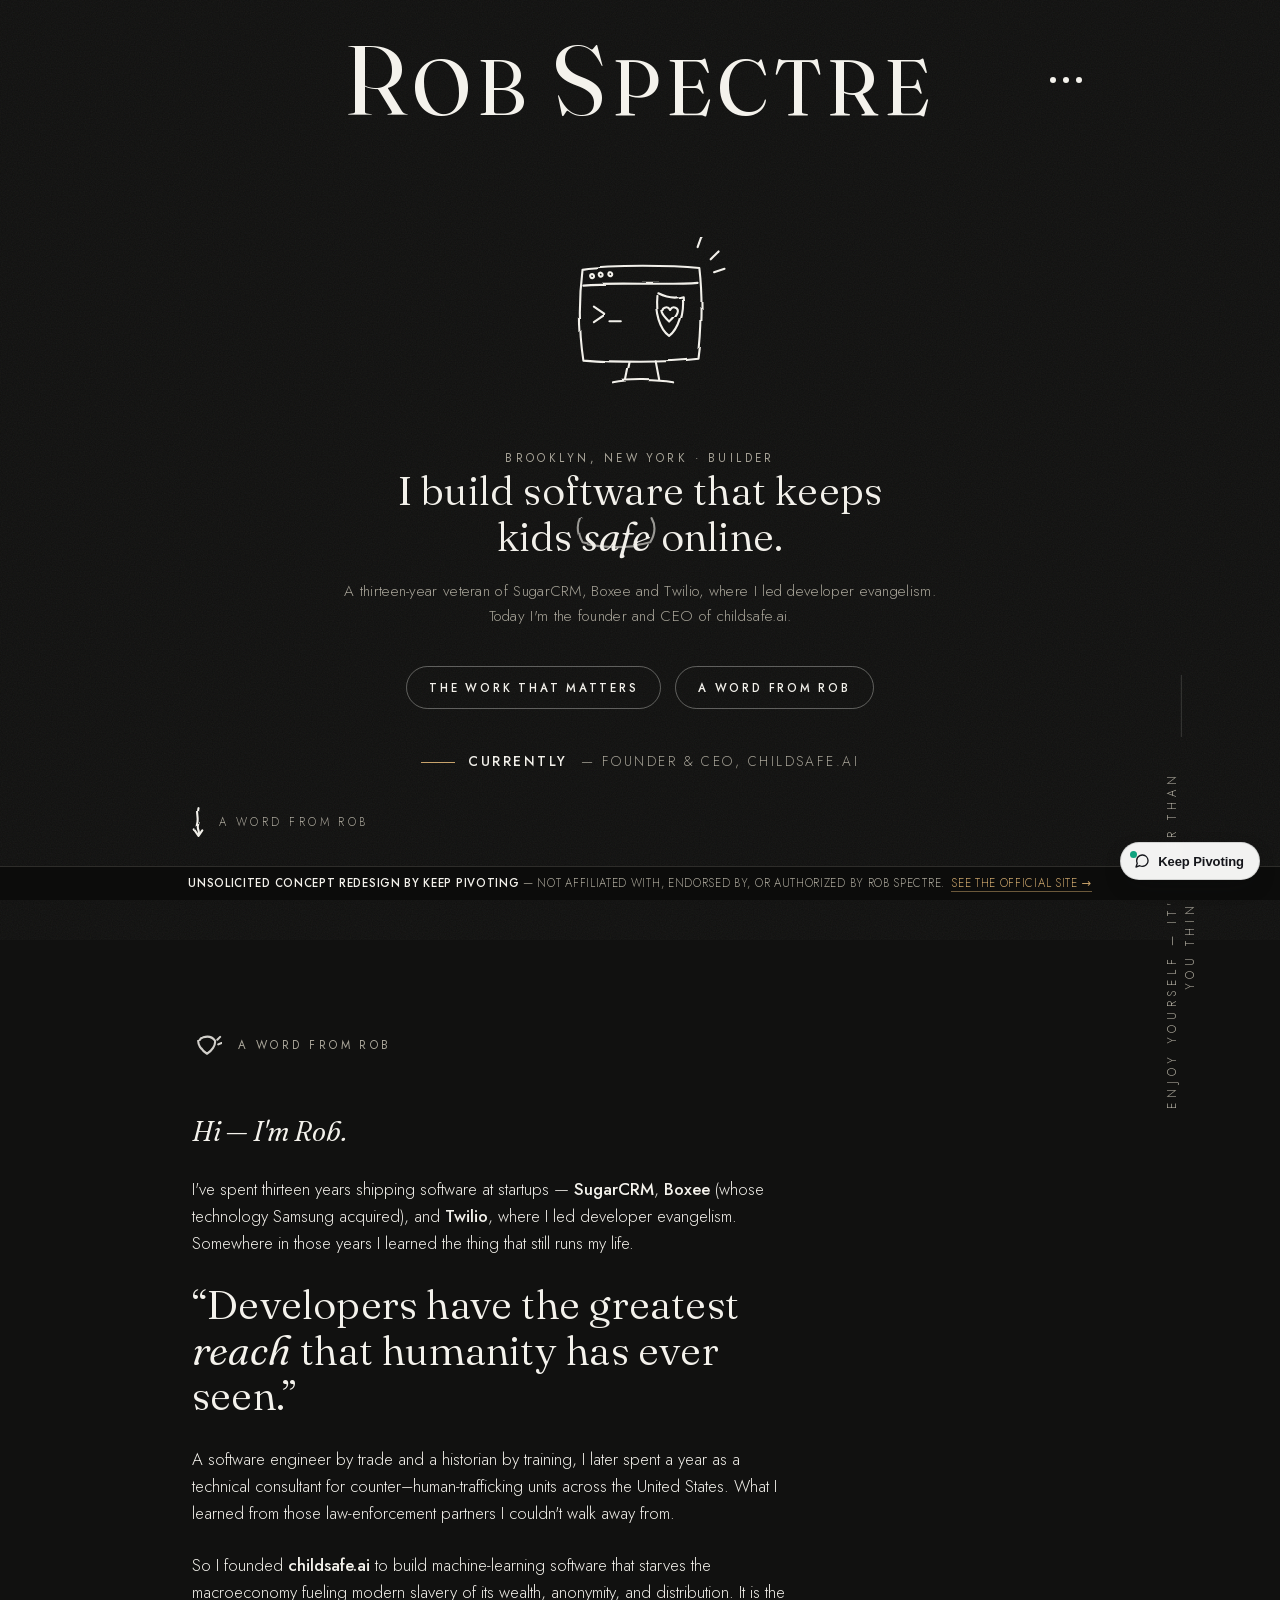
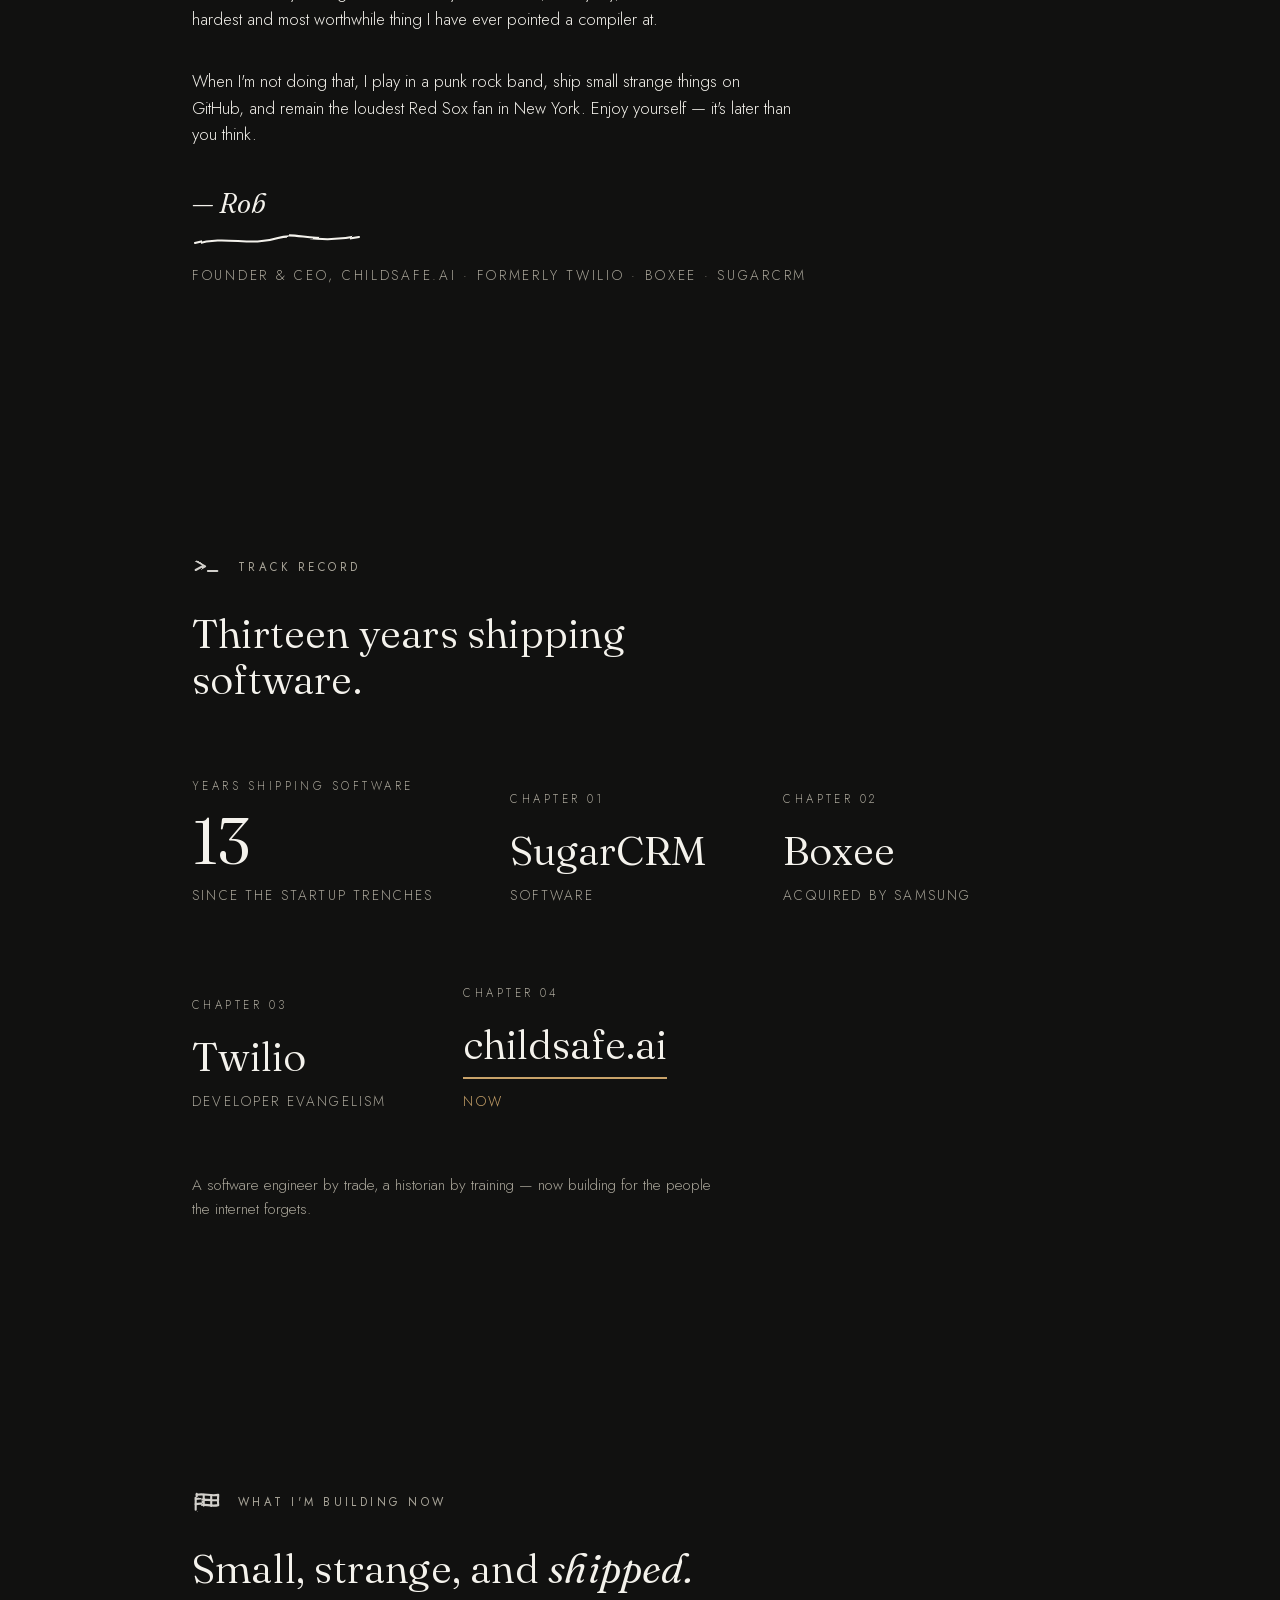
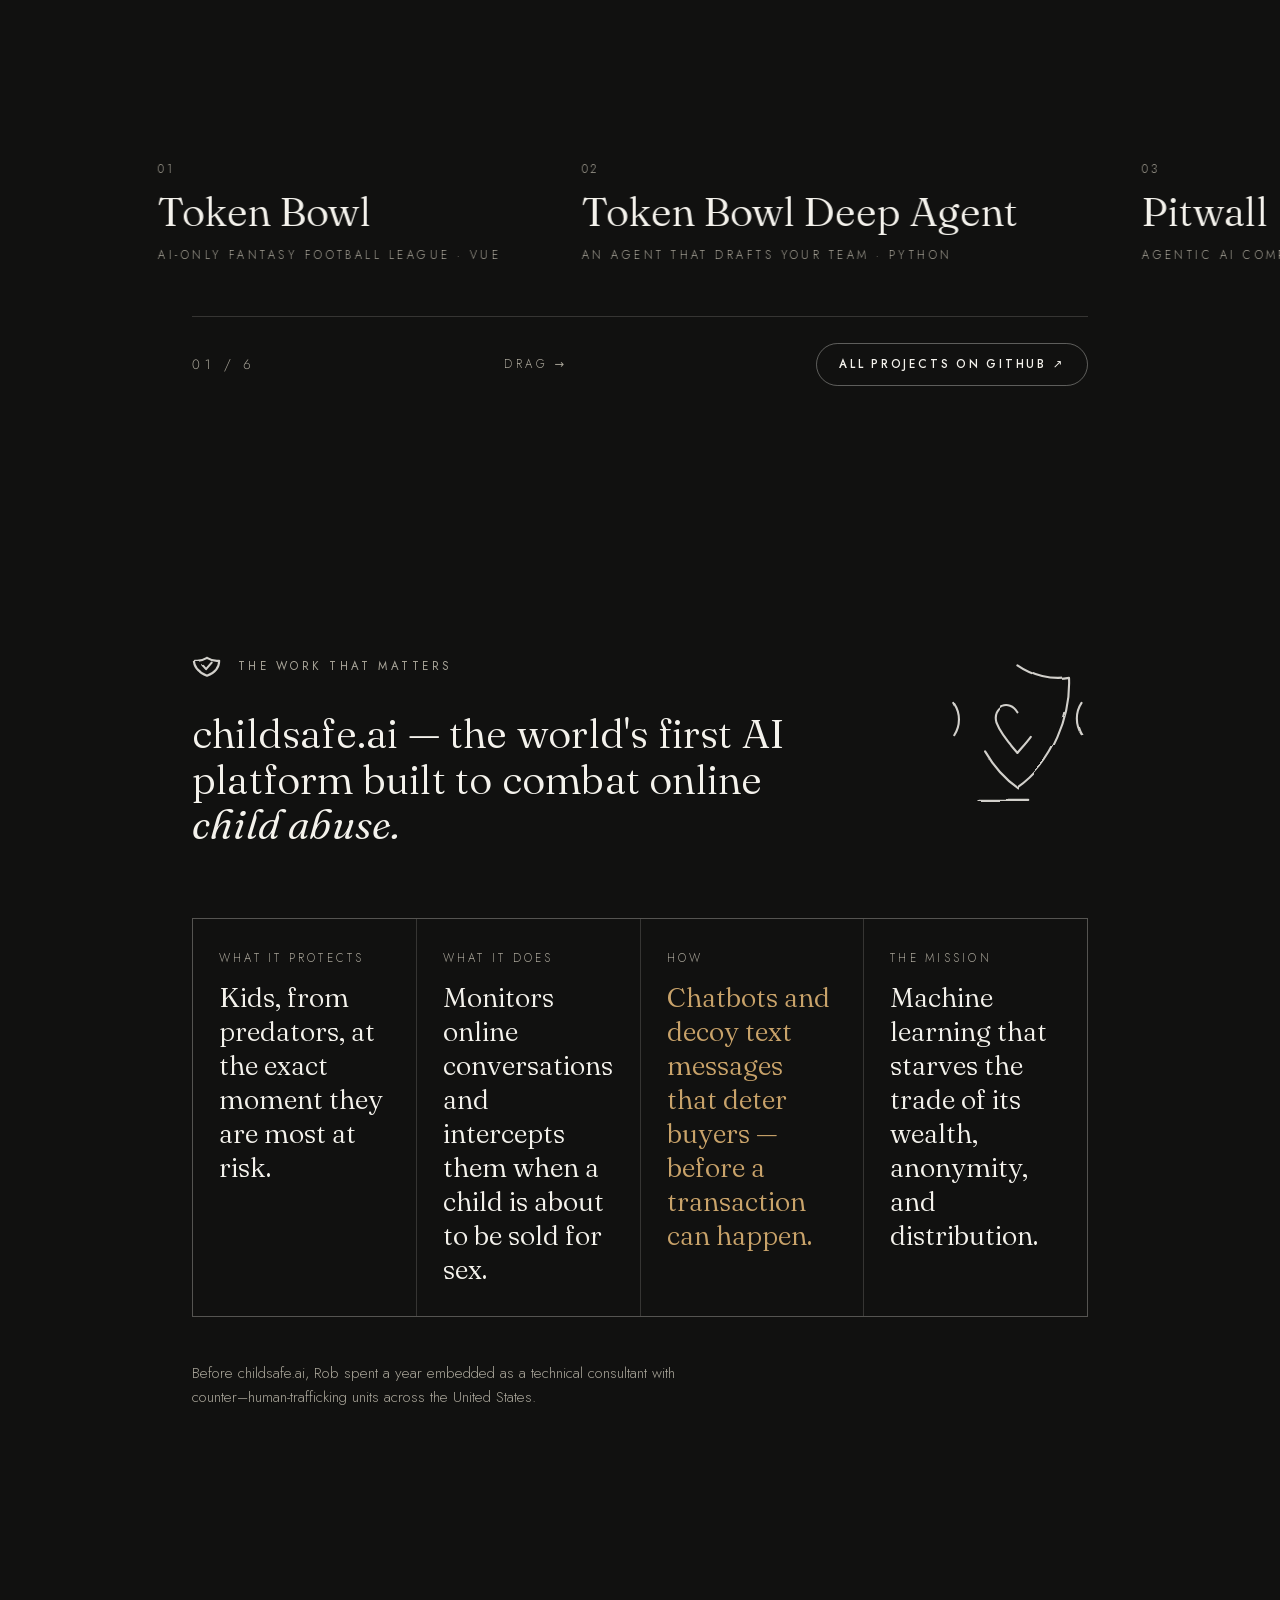
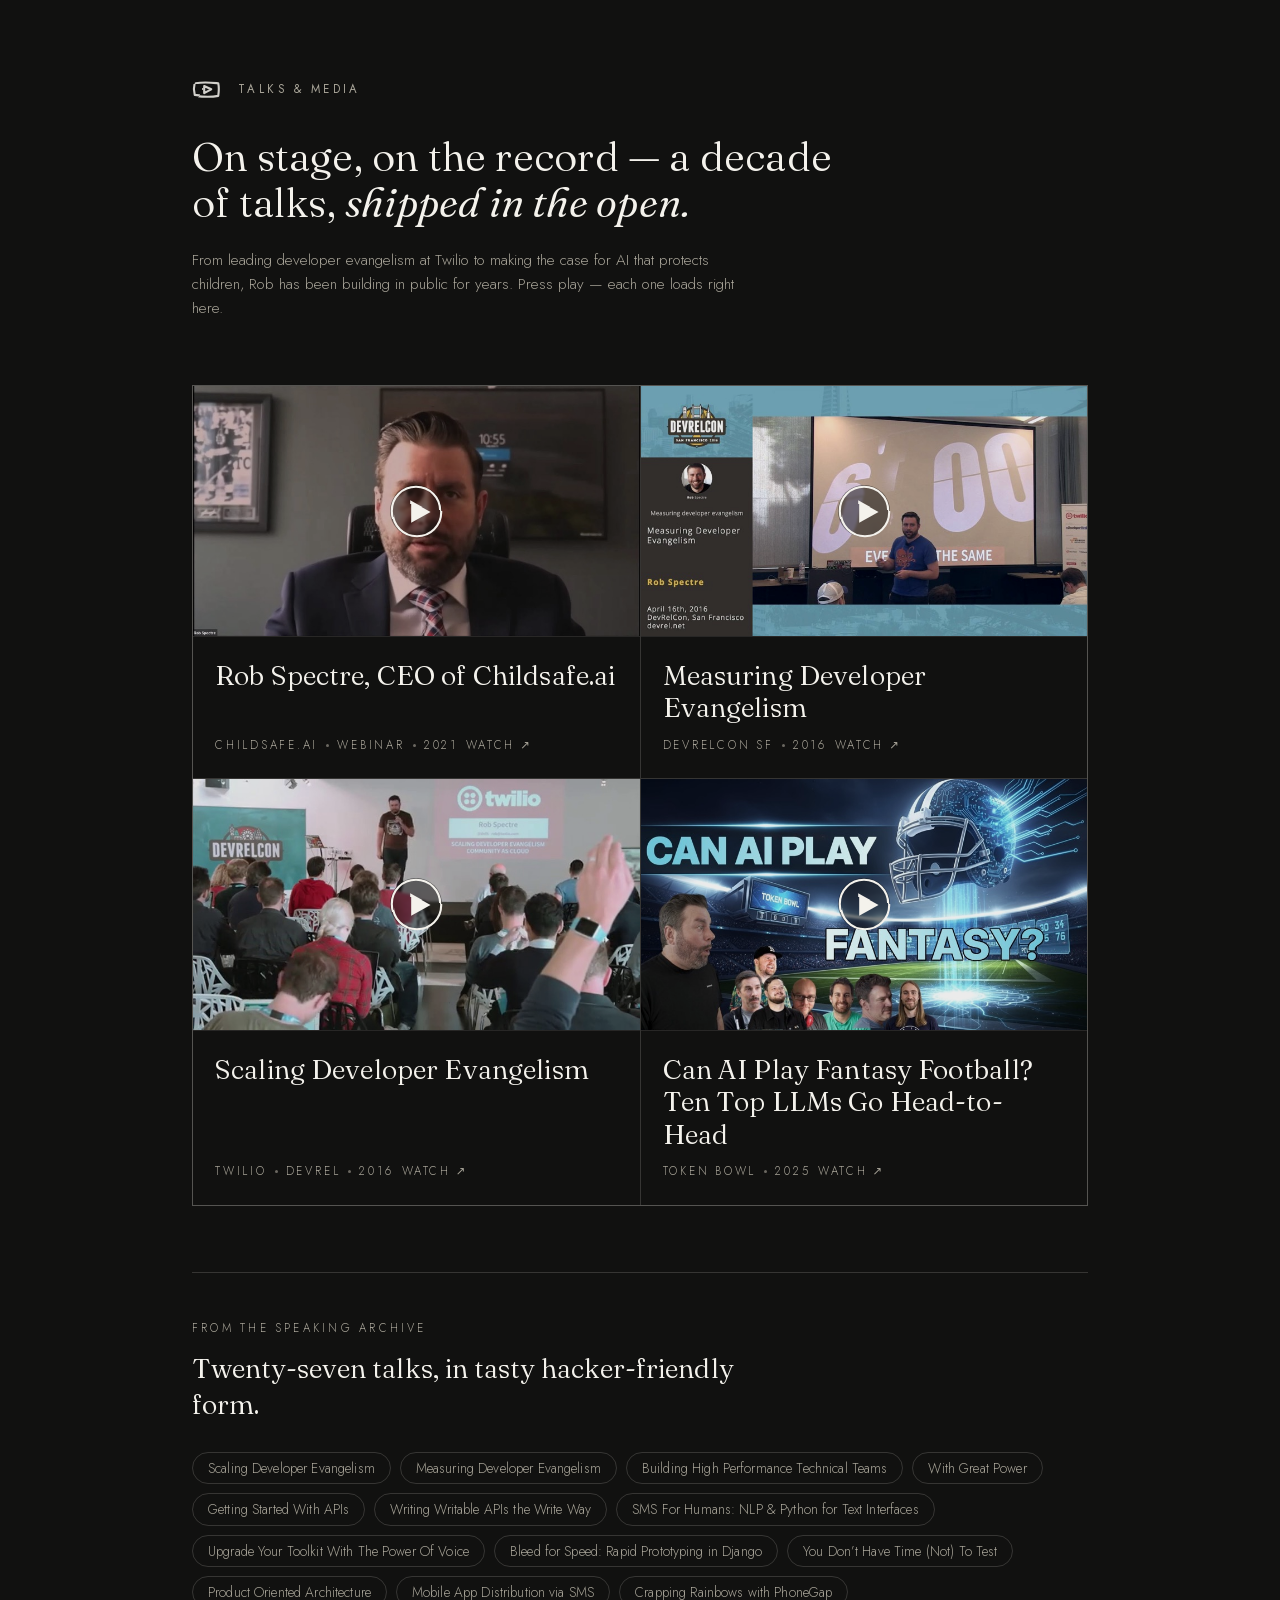
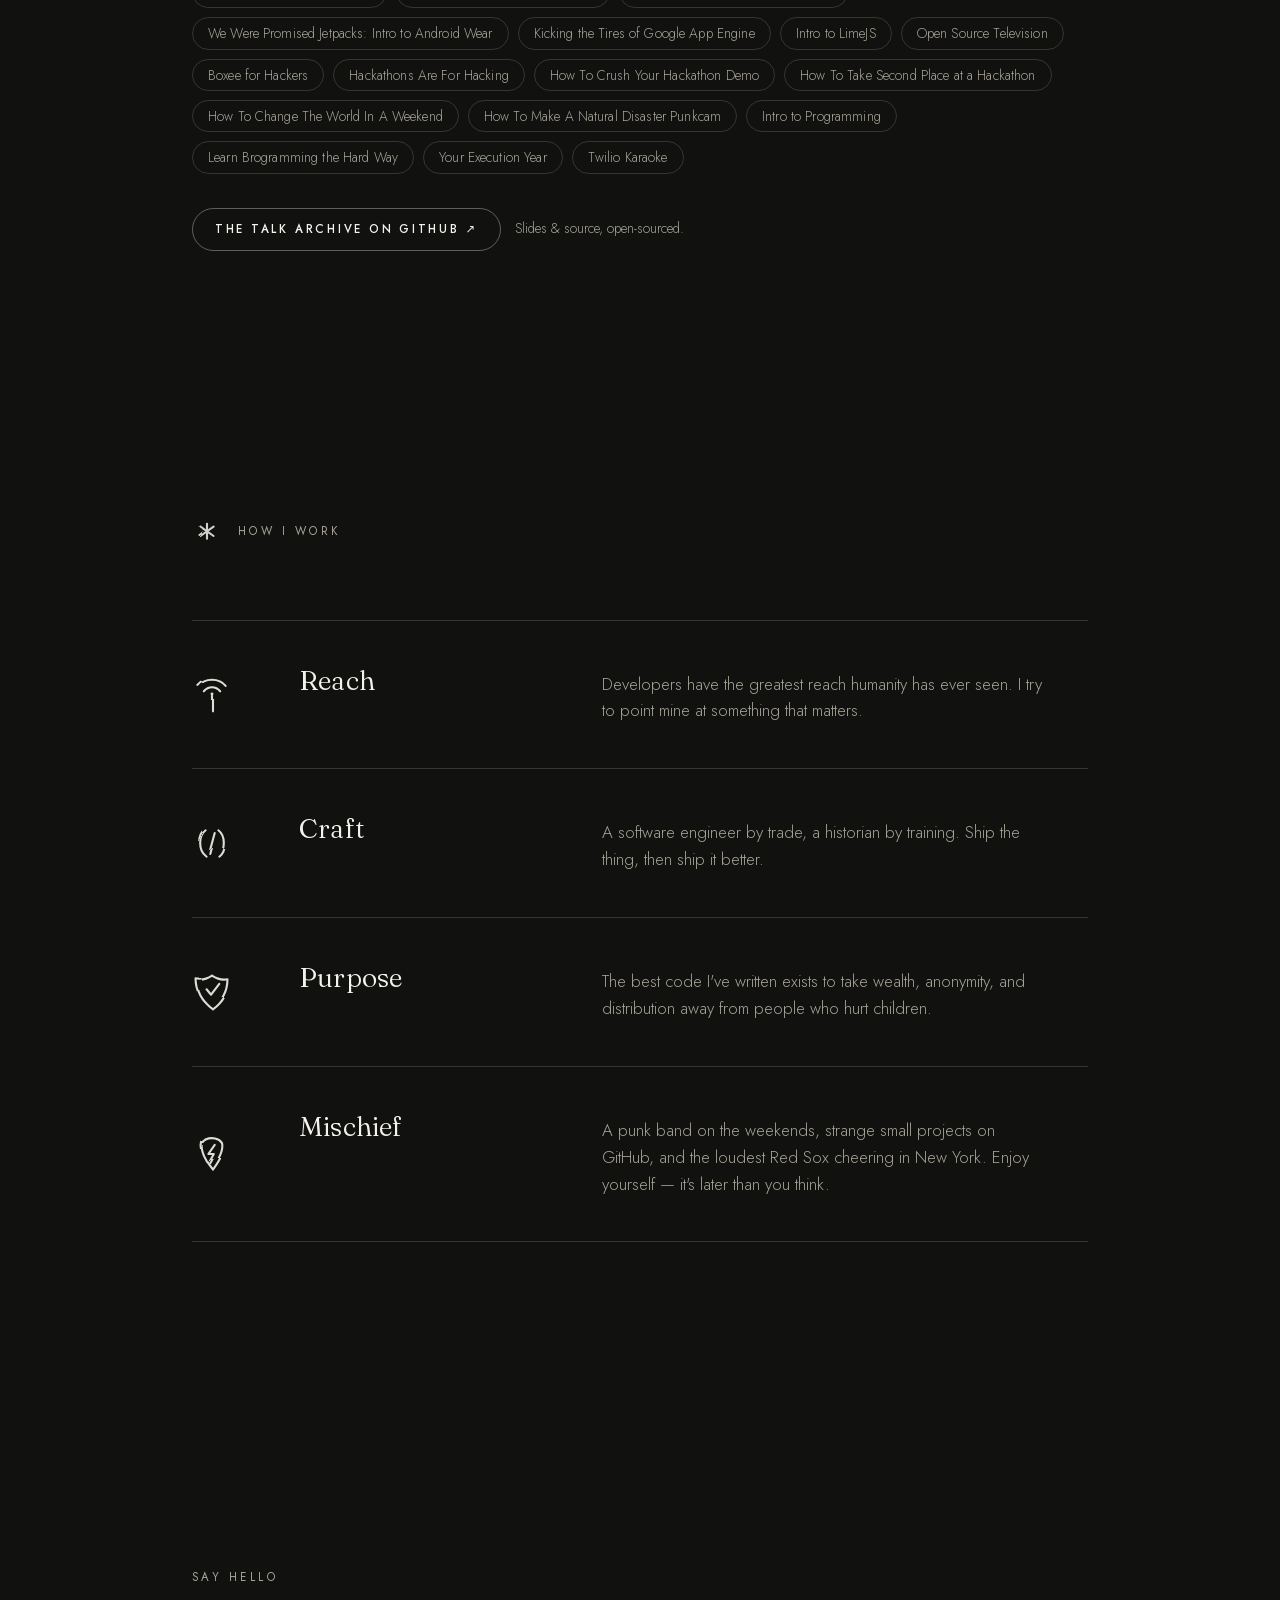
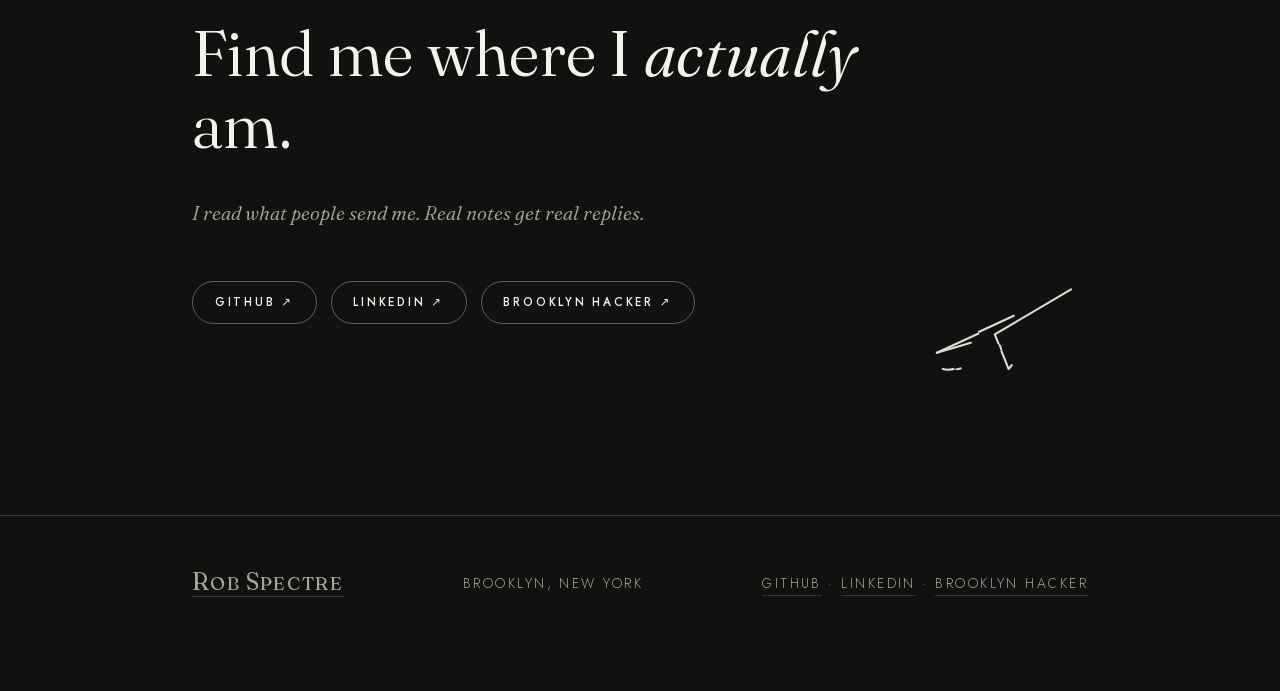
<file: index.html>
<!doctype html>
<html lang="en">
<head>
<meta charset="utf-8">
<meta name="viewport" content="width=device-width, initial-scale=1">
<meta name="robots" content="noindex,nofollow,noarchive">
<link rel="canonical" href="https://brooklynhacker.com/">
<title>Rob Spectre — Punk rock technologist building AI that keeps kids safe</title>
<meta name="description" content="Rob Spectre is the founder and CEO of childsafe.ai, an AI platform built to combat online child abuse. A thirteen-year veteran of SugarCRM, Boxee and Twilio — where he led developer evangelism — Rob builds machine learning that protects kids online. Based in Brooklyn, New York.">
<meta property="og:title" content="Rob Spectre — Punk rock technologist building AI that keeps kids safe">
<meta property="og:description" content="Rob Spectre is the founder and CEO of childsafe.ai, an AI platform built to combat online child abuse. A thirteen-year veteran of SugarCRM, Boxee and Twilio — where he led developer evangelism — Rob builds machine learning that protects kids online. Based in Brooklyn, New York.">
<meta property="og:type" content="profile">
<meta property="profile:first_name" content="Rob">
<meta property="profile:last_name" content="Spectre">
<meta property="og:site_name" content="Rob Spectre">
<meta property="og:image" content="assets/talks/00Ugst6uJZE.jpg">
<meta property="og:image:alt" content="Rob Spectre, founder & CEO of childsafe.ai, speaking about AI that protects children online">
<meta name="author" content="Rob Spectre">
<meta name="keywords" content="Rob Spectre, childsafe.ai, online child safety AI, developer evangelism, developer relations, Twilio, Boxee, SugarCRM, Brooklyn Hacker, machine learning, Token Bowl">
<meta name="twitter:card" content="summary_large_image">
<meta name="twitter:title" content="Rob Spectre — Punk rock technologist building AI that keeps kids safe">
<meta name="twitter:description" content="Founder & CEO of childsafe.ai. Ex-Twilio developer evangelism lead. 13 years shipping software. 30+ talks. Brooklyn, NY.">
<meta name="twitter:image" content="assets/talks/00Ugst6uJZE.jpg">
<meta name="twitter:creator" content="@dN0t">
<link rel="stylesheet" href="assets/site.css">
<link rel="icon" href="[data-uri]">
<script type="application/ld+json">
{"@context":"https://schema.org","@graph":[
{"@type":"Person","@id":"#rob","name":"Rob Spectre","jobTitle":"Founder & CEO, childsafe.ai","description":"Punk rock technologist building AI that keeps kids safe online. A software engineer by trade and a historian by training, and a thirteen-year veteran of SugarCRM, Boxee and Twilio, where he led developer evangelism. Founder and CEO of childsafe.ai, the world's first AI platform built to combat online child abuse.","worksFor":{"@type":"Organization","name":"childsafe.ai","description":"The world's first AI platform built to combat online child abuse — monitoring online conversations and intercepting the sale of children for sex."},"alumniOf":[{"@type":"Organization","name":"Twilio"},{"@type":"Organization","name":"Boxee"},{"@type":"Organization","name":"SugarCRM"}],"knowsAbout":["Developer Relations","Developer Evangelism","Machine Learning","Child Safety Technology","Online Child Protection","Counter Human Trafficking","APIs","Python","Twilio"],"address":{"@type":"PostalAddress","addressLocality":"Brooklyn","addressRegion":"NY","addressCountry":"US"},"sameAs":["https://github.com/RobSpectre","https://www.linkedin.com/in/rob-spectre/","https://brooklynhacker.com/","https://www.worldwithoutexploitation.org/bios/rob-spectre"],"subjectOf":[{"@id":"#v1"},{"@id":"#v2"},{"@id":"#v3"},{"@id":"#v4"}]},
{"@type":"VideoObject","@id":"#v1","name":"Can AI play FANTASY FOOTBALL? Ten top LLMs go HEAD-TO-HEAD!","description":"Rob Spectre launches Token Bowl, the first no-humans, AI-only fantasy football league, and pits ten leading large language models against each other from draft day onward.","thumbnailUrl":"assets/talks/HNgLYKFN3bw.jpg","uploadDate":"2025-09-12","contentUrl":"https://www.youtube.com/watch?v=HNgLYKFN3bw","embedUrl":"https://www.youtube-nocookie.com/embed/HNgLYKFN3bw","author":{"@id":"#rob"},"publisher":{"@type":"Person","name":"Rob Spectre"},"about":{"@id":"#rob"}},
{"@type":"VideoObject","@id":"#v2","name":"Scaling developer evangelism: Rob Spectre (Twilio)","description":"Rob Spectre on how Twilio scaled its developer evangelism team and developer-relations program.","thumbnailUrl":"assets/talks/SnokHzv53yU.jpg","uploadDate":"2016-01-12","contentUrl":"https://www.youtube.com/watch?v=SnokHzv53yU","embedUrl":"https://www.youtube-nocookie.com/embed/SnokHzv53yU","publisher":{"@type":"Organization","name":"DevRelCon"},"about":{"@id":"#rob"}},
{"@type":"VideoObject","@id":"#v3","name":"Measuring developer evangelism: Rob Spectre at DevRelCon SF 2016","description":"Rob Spectre at DevRelCon San Francisco 2016 on how Twilio measured the impact of developer evangelism.","thumbnailUrl":"assets/talks/fqmFmry9UqA.jpg","uploadDate":"2016-09-12","contentUrl":"https://www.youtube.com/watch?v=fqmFmry9UqA","embedUrl":"https://www.youtube-nocookie.com/embed/fqmFmry9UqA","publisher":{"@type":"Organization","name":"DevRelCon"},"about":{"@id":"#rob"}},
{"@type":"VideoObject","@id":"#v4","name":"Rob Spectre, CEO of Childsafe.ai","description":"Rob Spectre, CEO of childsafe.ai, on using artificial intelligence to combat the online sexual exploitation of children — recorded for a UK webinar on commercial sexual exploitation.","thumbnailUrl":"assets/talks/00Ugst6uJZE.jpg","uploadDate":"2021-03-19","contentUrl":"https://www.youtube.com/watch?v=00Ugst6uJZE","embedUrl":"https://www.youtube-nocookie.com/embed/00Ugst6uJZE","publisher":{"@type":"Organization","name":"UK Feminista"},"about":{"@id":"#rob"}},
{"@type":"ItemList","@id":"#talks","name":"Rob Spectre — speaking archive","description":"Selected talks from Rob Spectre's public speaking archive, published open-source on GitHub.","numberOfItems":27,"itemListElement":[
{"@type":"ListItem","position":1,"name":"Scaling Developer Evangelism"},
{"@type":"ListItem","position":2,"name":"Measuring Developer Evangelism"},
{"@type":"ListItem","position":3,"name":"Building High Performance Technical Teams"},
{"@type":"ListItem","position":4,"name":"With Great Power"},
{"@type":"ListItem","position":5,"name":"Getting Started With APIs"},
{"@type":"ListItem","position":6,"name":"Writing Writable APIs the Write Way"},
{"@type":"ListItem","position":7,"name":"SMS For Humans: Using NLP and Python To Build Text Interfaces Fat Fingers Can Use"},
{"@type":"ListItem","position":8,"name":"Upgrade Your Toolkit With The Power Of Voice"},
{"@type":"ListItem","position":9,"name":"Bleed for Speed: Rapid Prototyping in Django"},
{"@type":"ListItem","position":10,"name":"You Don't Have Time (Not) To Test"},
{"@type":"ListItem","position":11,"name":"Product Oriented Architecture"},
{"@type":"ListItem","position":12,"name":"Mobile App Distribution via SMS"},
{"@type":"ListItem","position":13,"name":"Crapping Rainbows with PhoneGap"},
{"@type":"ListItem","position":14,"name":"We Were Promised Jetpacks: An Introduction to Android Wear"},
{"@type":"ListItem","position":15,"name":"Kicking the Tires of Google App Engine"},
{"@type":"ListItem","position":16,"name":"Intro to LimeJS"},
{"@type":"ListItem","position":17,"name":"Open Source Television"},
{"@type":"ListItem","position":18,"name":"Boxee for Hackers"},
{"@type":"ListItem","position":19,"name":"Hackathons Are For Hacking"},
{"@type":"ListItem","position":20,"name":"How To Crush Your Hackathon Demo"},
{"@type":"ListItem","position":21,"name":"How To Take Second Place at a Hackathon"},
{"@type":"ListItem","position":22,"name":"How To Change The World In A Weekend"},
{"@type":"ListItem","position":23,"name":"How To Make A Natural Disaster Punkcam"},
{"@type":"ListItem","position":24,"name":"Intro to Programming"},
{"@type":"ListItem","position":25,"name":"Learn Brogramming the Hard Way"},
{"@type":"ListItem","position":26,"name":"Your Execution Year"},
{"@type":"ListItem","position":27,"name":"Twilio Karaoke"}
]}
]}
</script>
<script>
/* pre-paint: QA flag only — html.anim is added in the tail, inside rAF */
(function(){
  try{
    var q = new URLSearchParams(location.search);
    if(q.get('static')==='1'){
      document.documentElement.classList.add('static');
    }
    var sh = parseInt(q.get('shift')||'0',10);
    if(sh>0){
      var st = document.createElement('style');
      st.textContent = 'body{transform:translateY(-'+sh+'px)} .nav,.sb-badge,.ribbon{position:absolute!important}';
      document.head.appendChild(st);
    }
  }catch(e){}
})();
</script>
<style>
/* ============ TALKS & MEDIA (Rob-specific, Gutter-native) ============ */
.talks h2{max-width:16em;margin:26px 0 0}
.talks .lede{margin:22px 0 0;max-width:56ch;color:var(--muted);font-size:var(--h6);line-height:1.6}
.talk-grid{
  display:grid;grid-template-columns:repeat(auto-fit,minmax(min(100%,340px),1fr));
  gap:1px;background:var(--faint);border:1px solid var(--faint);margin-top:64px;
}
a.talk{
  background:var(--paper);display:flex;flex-direction:column;text-decoration:none;color:var(--ink);
  position:relative;transition:background .35s ease;
}
a.talk:hover,a.talk:focus-visible{background:var(--paper-2)}
.talk-media{position:relative;aspect-ratio:16/9;overflow:hidden;background:#000;border-bottom:1px solid var(--faint)}
.talk-media img{
  width:100%;height:100%;object-fit:cover;object-position:center;display:block;
  filter:grayscale(.18) contrast(1.02) brightness(.92);
  transition:transform .6s cubic-bezier(.4,0,.2,1),filter .4s ease;
}
a.talk:hover .talk-media img,a.talk:focus-visible .talk-media img{transform:scale(1.045);filter:none}
.talk-media iframe{position:absolute;inset:0;width:100%;height:100%;border:0}
.play{position:absolute;left:50%;top:50%;width:62px;height:62px;transform:translate(-50%,-50%);pointer-events:none;transition:transform .3s ease}
.play::before{content:"";position:absolute;inset:5px;border-radius:50%;background:rgba(17,17,16,.5);backdrop-filter:blur(1px)}
.play svg{position:relative;width:100%;height:100%}
.play .ptri{fill:var(--ink);stroke:none}
a.talk:hover .play,a.talk:focus-visible .play{transform:translate(-50%,-50%) scale(1.09)}
.talk-body{padding:22px 22px 24px;display:flex;flex-direction:column;gap:12px;flex:1}
.talk-ttl{font-family:var(--serif);font-weight:340;font-size:var(--h3);line-height:1.2;letter-spacing:.005em}
.talk-meta{margin-top:auto;font-size:var(--eyebrow);letter-spacing:.24em;text-transform:uppercase;color:var(--muted);display:flex;gap:.7em;align-items:center;flex-wrap:wrap}
.talk-meta .dot{width:3px;height:3px;border-radius:50%;background:currentColor;opacity:.6}
.talk-watch{display:inline-flex;gap:.5em;align-items:center;font-size:var(--eyebrow);letter-spacing:.22em;text-transform:uppercase;color:var(--muted);transition:color .3s ease}
a.talk:hover .talk-watch,a.talk:focus-visible .talk-watch{color:var(--ink)}
/* speaking archive */
.archive{margin-top:66px;padding-top:46px;border-top:1px solid var(--faint)}
.archive .k{font-size:var(--eyebrow);letter-spacing:.28em;text-transform:uppercase;color:var(--muted)}
.archive .aline{font-family:var(--serif);font-weight:340;font-size:var(--h3);margin-top:14px;max-width:22em;line-height:1.3}
.talk-chips{list-style:none;display:flex;flex-wrap:wrap;gap:9px;margin:30px 0 0;padding:0}
.talk-chips li{
  font-size:var(--small);letter-spacing:.01em;color:var(--muted);
  border:1px solid var(--faint);border-radius:999px;padding:7px 15px;line-height:1.2;
  transition:color .25s ease,border-color .25s ease;
}
.talk-chips li:hover{color:var(--ink);border-color:var(--ink)}
.archive .cta-row{margin-top:34px;display:flex;gap:14px;flex-wrap:wrap;align-items:center}
.archive .cta-note{font-size:var(--small);color:var(--muted)}
</style>
</head>
<body>

<!-- hand-drawn wobble filter for every doodle -->
<svg width="0" height="0" style="position:absolute" aria-hidden="true" focusable="false">
  <defs>
    <filter id="rough" x="-8%" y="-8%" width="116%" height="116%">
      <feTurbulence type="fractalNoise" baseFrequency="0.013 0.021" numOctaves="2" seed="11" result="n"/>
      <feDisplacementMap in="SourceGraphic" in2="n" scale="4.5"/>
    </filter>
    <!-- pen-tremble variants — the .doodle CSS boils through these so every line keeps lightly scratching -->
    <filter id="rough2" x="-8%" y="-8%" width="116%" height="116%">
      <feTurbulence type="fractalNoise" baseFrequency="0.0135 0.0205" numOctaves="2" seed="3" result="n"/>
      <feDisplacementMap in="SourceGraphic" in2="n" scale="4.9"/>
    </filter>
    <filter id="rough3" x="-8%" y="-8%" width="116%" height="116%">
      <feTurbulence type="fractalNoise" baseFrequency="0.0125 0.0215" numOctaves="2" seed="24" result="n"/>
      <feDisplacementMap in="SourceGraphic" in2="n" scale="4.2"/>
    </filter>
    <filter id="rough4" x="-8%" y="-8%" width="116%" height="116%">
      <feTurbulence type="fractalNoise" baseFrequency="0.013 0.021" numOctaves="2" seed="8" result="n"/>
      <feDisplacementMap in="SourceGraphic" in2="n" scale="4.7"/>
    </filter>
  </defs>
</svg>

<header class="nav">
  <a class="wordmark" href="#top" aria-label="Rob Spectre — home"><span class="cap">R</span><span class="sc">OB&nbsp;</span><span class="cap">S</span><span class="sc">PECTRE</span><svg class="wm-line" viewBox="0 0 200 10" aria-hidden="true" focusable="false"><path pathLength="1" d="M4,6.4 C36,3.2 78,7.6 118,5 C148,3.2 176,6 196,4.4"/></svg></a>
  <button class="menu-btn" id="menuBtn" aria-expanded="false" aria-controls="overlay" aria-label="Open menu"><i></i><i></i><i></i></button>
</header>

<div class="overlay" id="overlay" role="dialog" aria-modal="true" aria-label="Menu">
  <button class="ol-close" id="menuClose">Close</button>
  <nav>
    <a class="ol-link" href="index.html" aria-current="page">Home</a>
    <a class="ol-link" href="about.html">About Rob</a>
    <a class="ol-link" href="projects.html">What I'm building</a>
    <a class="ol-link" href="writing.html">Writing</a>
    <a class="ol-link" href="talks.html">Talks &amp; media</a>
    <a class="ol-link" href="index.html#contact">Say hello</a>
  </nav>
  <div class="ol-meta">
    <a href="https://github.com/RobSpectre" target="_blank" rel="noopener">GitHub &#8599;</a>
    <a href="https://www.linkedin.com/in/rob-spectre/" target="_blank" rel="noopener">LinkedIn &#8599;</a>
    <a href="https://brooklynhacker.com/" target="_blank" rel="noopener">Brooklyn Hacker &#8599;</a>
    <span>Brooklyn, New York</span>
  </div>
</div>

<main>

<!-- ================= HERO ================= -->
<section class="hero" id="top">
  <div class="hero-inner">
    <div class="hero-art rv" aria-hidden="true">
      <svg class="doodle" id="heroDoodle" viewBox="0 0 440 480" xmlns="http://www.w3.org/2000/svg">
        <!-- terminal / monitor frame -->
        <path style="--i:0" pathLength="1" d="M86,112 C160,102 296,104 356,110 C364,178 362,262 354,318 C280,328 158,326 88,320 C78,254 78,176 86,112"/>
        <!-- title bar -->
        <path style="--i:1" pathLength="1" d="M88,148 C170,142 290,150 352,144"/>
        <!-- window dots -->
        <path style="--i:2" pathLength="1" d="M104,128 C101,122 110,119 112,125 C114,131 106,133 104,128"/>
        <path style="--i:2" pathLength="1" d="M126,127 C123,121 132,118 134,124 C136,130 128,132 126,127"/>
        <path style="--i:2" pathLength="1" d="M148,126 C145,120 154,117 156,123 C158,129 150,131 148,126"/>
        <!-- prompt chevron + cursor -->
        <path style="--i:3" pathLength="1" d="M112,196 L138,214 L112,232"/>
        <path style="--i:3" pathLength="1" d="M150,232 L176,232"/>
        <!-- shield on screen -->
        <path style="--i:4" pathLength="1" d="M262,168 C280,177 302,180 318,175 C322,214 310,252 289,268 C267,252 256,214 260,174"/>
        <!-- heart inside the shield -->
        <path style="--i:5" pathLength="1" d="M289,206 C283,195 268,201 272,213 C275,222 283,229 289,235 C295,229 303,222 306,213 C310,201 295,195 289,206"/>
        <!-- stand + base -->
        <path style="--i:6" pathLength="1" d="M196,326 L188,366 M256,324 L264,366"/>
        <path style="--i:6" pathLength="1" d="M158,372 C196,364 260,366 296,372"/>
        <!-- effort sparks -->
        <path style="--i:7" pathLength="1" d="M382,90 L400,72"/>
        <path style="--i:7" pathLength="1" d="M392,122 L416,114"/>
        <path style="--i:7" pathLength="1" d="M352,62 L360,40"/>
      </svg>
    </div>
    <p class="eyebrow rv" style="--d:2">Brooklyn, New York &middot; Builder</p>
    <h1 class="rv" style="--d:3">I build software that keeps kids <span class="safe-word"><span class="it">safe</span><svg class="safe-ring doodle" viewBox="0 0 130 56" preserveAspectRatio="none" aria-hidden="true" focusable="false"><path style="--i:1" pathLength="1" d="M10,8 C4,20 4,32 12,46 C42,54 88,54 118,46 C126,32 126,18 120,8"/></svg></span> online.</h1>
    <p class="sub rv" style="--d:4">A thirteen-year veteran of SugarCRM, Boxee and Twilio, where I led developer evangelism. Today I'm the founder and CEO of childsafe.ai.</p>
    <div class="cta-row rv" style="--d:5">
      <a class="pill" href="#childsafe">The work that matters</a>
      <a class="pill" href="#letter">A word from Rob</a>
    </div>
    <p class="fund-note rv" style="--d:6"><span class="tick" aria-hidden="true"></span> <b>Currently</b> &mdash; Founder &amp; CEO, childsafe.ai</p>
  </div>

  <p class="vlabel" aria-hidden="true">Enjoy yourself &mdash; it's later than you think</p>

  <p class="scroll-cue rv" style="--d:5" aria-hidden="true">
    <svg class="doodle" viewBox="0 0 24 60" xmlns="http://www.w3.org/2000/svg">
      <path style="--i:0" pathLength="1" d="M12,4 C9,15 15,25 11,36 C9,43 15,47 12,52"/>
      <path style="--i:1" pathLength="1" d="M5,45 L12,55 L19,45"/>
    </svg>
    <span>A word from Rob</span>
  </p>
</section>

<!-- ================= THE LETTER ================= -->
<section class="sec letter" id="letter">
  <p class="eyebrow rv">
    <svg class="glyph doodle" viewBox="0 0 64 44" xmlns="http://www.w3.org/2000/svg" aria-hidden="true">
      <!-- guitar pick -->
      <path style="--i:0" pathLength="1" d="M24,5 C34,2 44,5 49,12 C51,22 42,34 32,40 C22,34 13,22 16,11 C18,7 21,6 24,5"/>
      <path style="--i:1" pathLength="1" d="M54,10 L60,4 M56,20 L63,17"/>
    </svg>
    A word from Rob
  </p>

  <p class="salute rv" style="--d:1">Hi &mdash; I'm Rob.</p>

  <p class="body rv reading" style="--d:2">I've spent thirteen years shipping software at startups &mdash; <b>SugarCRM</b>, <b>Boxee</b> (whose technology Samsung acquired), and <b>Twilio</b>, where I led developer evangelism. Somewhere in those years I learned the thing that still runs my life.</p>

  <h2 class="pull rv" style="--d:3">&ldquo;Developers have the greatest <span class="it">reach</span> that humanity has ever seen.&rdquo;</h2>

  <p class="body rv reading" style="--d:4">A software engineer by trade and a historian by training, I later spent a year as a technical consultant for counter&ndash;human-trafficking units across the United States. What I learned from those law-enforcement partners I couldn't walk away from.</p>

  <p class="body rv reading" style="--d:5">So I founded <b>childsafe.ai</b> to build machine-learning software that starves the macroeconomy fueling modern slavery of its wealth, anonymity, and distribution. It is the hardest and most worthwhile thing I have ever pointed a compiler at.</p>

  <p class="body close rv reading" style="--d:6">When I'm not doing that, I play in a punk rock band, ship small strange things on GitHub, and remain the loudest Red Sox fan in New York. Enjoy yourself &mdash; it's later than you think.</p>

  <div class="sig rv" style="--d:7">
    <p class="names">&mdash; Rob</p>
    <svg class="doodle" viewBox="0 0 170 22" xmlns="http://www.w3.org/2000/svg" aria-hidden="true">
      <path style="--i:0" pathLength="1" d="M4,15 C34,6 58,18 86,9 C104,3 124,16 166,7"/>
    </svg>
    <p class="roles">Founder &amp; CEO, childsafe.ai &middot; formerly Twilio &middot; Boxee &middot; SugarCRM</p>
  </div>
</section>

<!-- ================= TRACK RECORD ================= -->
<section class="sec fund" id="work">
  <p class="eyebrow rv">
    <svg class="glyph doodle" viewBox="0 0 64 44" xmlns="http://www.w3.org/2000/svg" aria-hidden="true">
      <!-- terminal caret -->
      <path style="--i:0" pathLength="1" d="M10,12 L28,22 L10,32"/>
      <path style="--i:1" pathLength="1" d="M34,32 L54,32"/>
    </svg>
    Track record
  </p>
  <h2 class="rv" style="--d:1">Thirteen years shipping software.</h2>

  <div class="funds-row">
    <div class="f rv" style="--d:2">
      <p class="lbl">Years shipping software</p>
      <p class="num"><span class="cnt" data-to="13">13</span></p>
      <p class="when">Since the startup trenches</p>
    </div>
    <div class="f rv" style="--d:3">
      <p class="lbl">Chapter 01</p>
      <p class="num co-num">SugarCRM</p>
      <p class="when">Software</p>
    </div>
    <div class="f rv" style="--d:4">
      <p class="lbl">Chapter 02</p>
      <p class="num co-num">Boxee</p>
      <p class="when">Acquired by Samsung</p>
    </div>
    <div class="f rv" style="--d:5">
      <p class="lbl">Chapter 03</p>
      <p class="num co-num">Twilio</p>
      <p class="when">Developer Evangelism</p>
    </div>
    <div class="f now rv" style="--d:6">
      <p class="lbl">Chapter 04</p>
      <p class="num co-num">childsafe.ai</p>
      <p class="when">Now</p>
    </div>
  </div>

  <p class="foot rv" style="--d:7">A software engineer by trade, a historian by training &mdash; now building for the people the internet forgets.</p>
</section>

<!-- ================= PROJECTS RAIL ================= -->
<section class="sec folio" id="projects">
  <div class="head">
    <p class="eyebrow rv">
      <svg class="glyph doodle" viewBox="0 0 64 44" xmlns="http://www.w3.org/2000/svg" aria-hidden="true">
        <!-- F1 checkered flag -->
        <path style="--i:0" pathLength="1" d="M10,4 L10,40"/>
        <path style="--i:1" pathLength="1" d="M10,6 C26,2 40,10 56,6 C55,16 55,22 56,28 C40,32 26,24 10,28"/>
        <path style="--i:2" pathLength="1" d="M25,6 L25,29 M41,8 L41,30 M10,17 C25,13 40,20 56,17"/>
      </svg>
      What I'm building now
    </p>
    <h2 class="rv" style="--d:1">Small, strange, and <span class="it">shipped.</span></h2>
  </div>

  <div class="rail-wrap">
    <div class="rail" id="rail" role="region" aria-label="Projects — drag to browse">
      <div class="rail-track" id="railTrack">
        <a class="co" href="https://github.com/RobSpectre/tokenbowl.ai" target="_blank" rel="noopener">
          <span class="co-idx">01</span>
          <span class="co-name">Token Bowl <span class="go" aria-hidden="true">&#8599;</span></span>
          <span class="co-fund">AI-only fantasy football league &middot; Vue</span>
        </a>
        <a class="co" href="https://github.com/RobSpectre/token-bowl-deep-agent" target="_blank" rel="noopener">
          <span class="co-idx">02</span>
          <span class="co-name">Token Bowl Deep Agent <span class="go" aria-hidden="true">&#8599;</span></span>
          <span class="co-fund">An agent that drafts your team &middot; Python</span>
        </a>
        <a class="co" href="https://github.com/RobSpectre/pitwall" target="_blank" rel="noopener">
          <span class="co-idx">03</span>
          <span class="co-name">Pitwall <span class="go" aria-hidden="true">&#8599;</span></span>
          <span class="co-fund">Agentic AI companion for motorsports &middot; Python</span>
        </a>
        <a class="co" href="https://github.com/RobSpectre/f1bingo.com" target="_blank" rel="noopener">
          <span class="co-idx">04</span>
          <span class="co-name">F1 Bingo <span class="go" aria-hidden="true">&#8599;</span></span>
          <span class="co-fund">Bingo cards for Formula 1 races &middot; Vue</span>
        </a>
        <a class="co" href="https://github.com/RobSpectre/mvf1" target="_blank" rel="noopener">
          <span class="co-idx">05</span>
          <span class="co-name">mvf1 <span class="go" aria-hidden="true">&#8599;</span></span>
          <span class="co-fund">CLI to control MultiViewer For F1 &middot; Python</span>
        </a>
        <a class="co" href="https://github.com/RobSpectre/optimizer.cannonball.ing" target="_blank" rel="noopener">
          <span class="co-idx">06</span>
          <span class="co-name">Cannonball Optimizer <span class="go" aria-hidden="true">&#8599;</span></span>
          <span class="co-fund">Optimal road-trip speed from fuel economy &middot; Vue</span>
        </a>
      </div>
    </div>
    <div class="rail-meta head">
      <p class="counter" id="railCounter">01 / 06</p>
      <p class="drag-hint">Drag &#8594;</p>
      <a class="pill" href="https://github.com/RobSpectre" target="_blank" rel="noopener">All projects on GitHub &#8599;</a>
    </div>
  </div>
</section>

<!-- ================= CHILDSAFE.AI SPOTLIGHT ================= -->
<section class="sec elbow" id="childsafe">
  <svg class="elbow-art doodle" viewBox="0 0 90 100" xmlns="http://www.w3.org/2000/svg" aria-hidden="true">
    <!-- hand-drawn shield with a heart -->
    <path style="--i:0" pathLength="1" d="M45,6 C55,13 68,16 78,14 C79,38 68,68 45,84 C22,68 11,38 12,14 C22,16 35,13 45,6"/>
    <path style="--i:1" pathLength="1" d="M45,36 C40,27 28,32 31,42 C34,50 40,56 45,62 C50,56 56,50 59,42 C62,32 50,27 45,36"/>
    <path style="--i:2" pathLength="1" d="M4,30 C8,36 8,44 4,50 M86,30 C82,36 82,44 86,50"/>
    <path style="--i:3" pathLength="1" d="M20,92 L70,92"/>
  </svg>

  <p class="eyebrow rv">
    <svg class="glyph doodle" viewBox="0 0 64 44" xmlns="http://www.w3.org/2000/svg" aria-hidden="true">
      <!-- small shield -->
      <path style="--i:0" pathLength="1" d="M32,4 C40,9 50,11 58,10 C58,24 48,36 32,42 C16,36 6,24 6,10 C14,11 24,9 32,4"/>
      <path style="--i:1" pathLength="1" d="M24,21 L30,28 L42,14"/>
    </svg>
    The work that matters
  </p>
  <h2 class="rv" style="--d:1">childsafe.ai &mdash; the world's first AI platform built to combat online <span class="it">child abuse.</span></h2>

  <div class="grid">
    <div class="cell rv" style="--d:2"><p class="k">What it protects</p><p class="v">Kids, from predators, at the exact moment they are most at risk.</p></div>
    <div class="cell rv" style="--d:3"><p class="k">What it does</p><p class="v">Monitors online conversations and intercepts them when a child is about to be sold for sex.</p></div>
    <div class="cell hot rv" style="--d:4"><p class="k">How</p><p class="v">Chatbots and decoy text messages that deter buyers &mdash; before a transaction can happen.</p></div>
    <div class="cell rv" style="--d:5"><p class="k">The mission</p><p class="v">Machine learning that starves the trade of its wealth, anonymity, and distribution.</p></div>
  </div>

  <p class="eg-note rv" style="--d:6">Before childsafe.ai, Rob spent a year embedded as a technical consultant with counter&ndash;human-trafficking units across the United States.</p>
</section>

<!-- ================= TALKS & MEDIA ================= -->
<section class="sec talks" id="talks">
  <p class="eyebrow rv">
    <svg class="glyph doodle" viewBox="0 0 64 44" xmlns="http://www.w3.org/2000/svg" aria-hidden="true">
      <!-- screen + play -->
      <path style="--i:0" pathLength="1" d="M8,9 C26,6 44,8 56,9 C58,18 57,29 56,36 C40,39 22,38 8,36 C6,28 6,17 8,9"/>
      <path style="--i:1" pathLength="1" d="M26,15 L41,22 L26,30 L26,15"/>
    </svg>
    Talks &amp; media
  </p>
  <h2 class="rv" style="--d:1">On stage, on the record &mdash; a decade of talks, <span class="it">shipped in the open.</span></h2>
  <p class="lede rv" style="--d:2">From leading developer evangelism at Twilio to making the case for AI that protects children, Rob has been building in public for years. Press play &mdash; each one loads right here.</p>

  <div class="talk-grid">
    <a class="talk rv" style="--d:2" href="https://www.youtube.com/watch?v=00Ugst6uJZE" data-yt="00Ugst6uJZE" target="_blank" rel="noopener">
      <span class="talk-media">
        <img src="assets/talks/00Ugst6uJZE.jpg" alt="Rob Spectre, CEO of childsafe.ai, speaking about AI that protects children online" loading="lazy" width="800" height="450">
        <span class="play" aria-hidden="true"><svg class="doodle" viewBox="0 0 64 64" xmlns="http://www.w3.org/2000/svg"><path class="pring" style="--i:0" pathLength="1" d="M32,7 C46,7 57,18 57,32 C57,46 46,57 32,57 C18,57 7,46 7,32 C7,18 18,7 32,7"/><path class="ptri" style="--i:1" d="M26,21 L46,32 L26,43 Z"/></svg></span>
      </span>
      <span class="talk-body">
        <span class="talk-ttl">Rob Spectre, CEO of Childsafe.ai</span>
        <span class="talk-meta"><span>childsafe.ai</span><span class="dot"></span><span>Webinar</span><span class="dot"></span><span>2021</span><span class="talk-watch">Watch &#8599;</span></span>
      </span>
    </a>

    <a class="talk rv" style="--d:3" href="https://www.youtube.com/watch?v=fqmFmry9UqA" data-yt="fqmFmry9UqA" target="_blank" rel="noopener">
      <span class="talk-media">
        <img src="assets/talks/fqmFmry9UqA.jpg" alt="Rob Spectre on measuring developer evangelism at DevRelCon San Francisco 2016" loading="lazy" width="800" height="450">
        <span class="play" aria-hidden="true"><svg class="doodle" viewBox="0 0 64 64" xmlns="http://www.w3.org/2000/svg"><path class="pring" style="--i:0" pathLength="1" d="M32,7 C46,7 57,18 57,32 C57,46 46,57 32,57 C18,57 7,46 7,32 C7,18 18,7 32,7"/><path class="ptri" style="--i:1" d="M26,21 L46,32 L26,43 Z"/></svg></span>
      </span>
      <span class="talk-body">
        <span class="talk-ttl">Measuring Developer Evangelism</span>
        <span class="talk-meta"><span>DevRelCon SF</span><span class="dot"></span><span>2016</span><span class="talk-watch">Watch &#8599;</span></span>
      </span>
    </a>

    <a class="talk rv" style="--d:4" href="https://www.youtube.com/watch?v=SnokHzv53yU" data-yt="SnokHzv53yU" target="_blank" rel="noopener">
      <span class="talk-media">
        <img src="assets/talks/SnokHzv53yU.jpg" alt="Rob Spectre speaking on scaling developer evangelism at Twilio" loading="lazy" width="800" height="450">
        <span class="play" aria-hidden="true"><svg class="doodle" viewBox="0 0 64 64" xmlns="http://www.w3.org/2000/svg"><path class="pring" style="--i:0" pathLength="1" d="M32,7 C46,7 57,18 57,32 C57,46 46,57 32,57 C18,57 7,46 7,32 C7,18 18,7 32,7"/><path class="ptri" style="--i:1" d="M26,21 L46,32 L26,43 Z"/></svg></span>
      </span>
      <span class="talk-body">
        <span class="talk-ttl">Scaling Developer Evangelism</span>
        <span class="talk-meta"><span>Twilio</span><span class="dot"></span><span>DevRel</span><span class="dot"></span><span>2016</span><span class="talk-watch">Watch &#8599;</span></span>
      </span>
    </a>

    <a class="talk rv" style="--d:5" href="https://www.youtube.com/watch?v=HNgLYKFN3bw" data-yt="HNgLYKFN3bw" target="_blank" rel="noopener">
      <span class="talk-media">
        <img src="assets/talks/HNgLYKFN3bw.jpg" alt="Rob Spectre presenting Token Bowl, his AI-only fantasy football league" loading="lazy" width="800" height="450">
        <span class="play" aria-hidden="true"><svg class="doodle" viewBox="0 0 64 64" xmlns="http://www.w3.org/2000/svg"><path class="pring" style="--i:0" pathLength="1" d="M32,7 C46,7 57,18 57,32 C57,46 46,57 32,57 C18,57 7,46 7,32 C7,18 18,7 32,7"/><path class="ptri" style="--i:1" d="M26,21 L46,32 L26,43 Z"/></svg></span>
      </span>
      <span class="talk-body">
        <span class="talk-ttl">Can AI Play Fantasy Football? Ten Top LLMs Go Head-to-Head</span>
        <span class="talk-meta"><span>Token Bowl</span><span class="dot"></span><span>2025</span><span class="talk-watch">Watch &#8599;</span></span>
      </span>
    </a>
  </div>

  <div class="archive rv" style="--d:2">
    <p class="k">From the speaking archive</p>
    <p class="aline">Twenty-seven talks, in tasty hacker-friendly form.</p>
    <ul class="talk-chips" aria-label="Selected talks from Rob Spectre's speaking archive">
      <li>Scaling Developer Evangelism</li>
      <li>Measuring Developer Evangelism</li>
      <li>Building High Performance Technical Teams</li>
      <li>With Great Power</li>
      <li>Getting Started With APIs</li>
      <li>Writing Writable APIs the Write Way</li>
      <li>SMS For Humans: NLP &amp; Python for Text Interfaces</li>
      <li>Upgrade Your Toolkit With The Power Of Voice</li>
      <li>Bleed for Speed: Rapid Prototyping in Django</li>
      <li>You Don&rsquo;t Have Time (Not) To Test</li>
      <li>Product Oriented Architecture</li>
      <li>Mobile App Distribution via SMS</li>
      <li>Crapping Rainbows with PhoneGap</li>
      <li>We Were Promised Jetpacks: Intro to Android Wear</li>
      <li>Kicking the Tires of Google App Engine</li>
      <li>Intro to LimeJS</li>
      <li>Open Source Television</li>
      <li>Boxee for Hackers</li>
      <li>Hackathons Are For Hacking</li>
      <li>How To Crush Your Hackathon Demo</li>
      <li>How To Take Second Place at a Hackathon</li>
      <li>How To Change The World In A Weekend</li>
      <li>How To Make A Natural Disaster Punkcam</li>
      <li>Intro to Programming</li>
      <li>Learn Brogramming the Hard Way</li>
      <li>Your Execution Year</li>
      <li>Twilio Karaoke</li>
    </ul>
    <div class="cta-row">
      <a class="pill" href="https://github.com/RobSpectre/Talks" target="_blank" rel="noopener">The talk archive on GitHub &#8599;</a>
      <span class="cta-note">Slides &amp; source, open-sourced.</span>
    </div>
  </div>
</section>

<!-- ================= HOW I WORK ================= -->
<section class="sec values" id="principles">
  <p class="eyebrow rv">
    <svg class="glyph doodle" viewBox="0 0 64 44" xmlns="http://www.w3.org/2000/svg" aria-hidden="true">
      <!-- spark -->
      <path style="--i:0" pathLength="1" d="M32,6 L32,38"/>
      <path style="--i:1" pathLength="1" d="M18,12 L46,32 M46,12 L18,32"/>
    </svg>
    How I work
  </p>

  <div class="v-list">
    <div class="virtue rv" style="--d:1">
      <svg class="glyph doodle" viewBox="0 0 44 44" xmlns="http://www.w3.org/2000/svg" aria-hidden="true">
        <!-- broadcast waves -->
        <path style="--i:0" pathLength="1" d="M22,24 L22,40"/>
        <path style="--i:1" pathLength="1" d="M13,19 C18,13 26,13 31,19"/>
        <path style="--i:2" pathLength="1" d="M7,13 C14,4 30,4 37,13"/>
        <circle class="dot" style="--i:3" cx="22" cy="22" r="1.6"/>
      </svg>
      <h3>Reach</h3>
      <p>Developers have the greatest reach humanity has ever seen. I try to point mine at something that matters.</p>
    </div>
    <div class="virtue rv" style="--d:2">
      <svg class="glyph doodle" viewBox="0 0 44 44" xmlns="http://www.w3.org/2000/svg" aria-hidden="true">
        <!-- code brackets -->
        <path style="--i:0" pathLength="1" d="M15,8 C7,14 7,30 15,36"/>
        <path style="--i:1" pathLength="1" d="M29,8 C37,14 37,30 29,36"/>
        <path style="--i:2" pathLength="1" d="M25,11 L19,33"/>
      </svg>
      <h3>Craft</h3>
      <p>A software engineer by trade, a historian by training. Ship the thing, then ship it better.</p>
    </div>
    <div class="virtue rv" style="--d:3">
      <svg class="glyph doodle" viewBox="0 0 44 44" xmlns="http://www.w3.org/2000/svg" aria-hidden="true">
        <!-- small shield -->
        <path style="--i:0" pathLength="1" d="M22,4 C28,8 34,9 39,8 C39,20 33,32 22,40 C11,32 5,20 5,8 C10,9 16,8 22,4"/>
        <path style="--i:1" pathLength="1" d="M16,19 L21,25 L30,13"/>
      </svg>
      <h3>Purpose</h3>
      <p>The best code I've written exists to take wealth, anonymity, and distribution away from people who hurt children.</p>
    </div>
    <div class="virtue rv" style="--d:4">
      <svg class="glyph doodle" viewBox="0 0 44 44" xmlns="http://www.w3.org/2000/svg" aria-hidden="true">
        <!-- guitar pick with a lightning bolt -->
        <path style="--i:0" pathLength="1" d="M15,6 C22,3 30,5 33,10 C35,18 28,30 22,38 C15,30 9,18 11,10 C12,8 13,7 15,6"/>
        <path style="--i:1" pathLength="1" d="M25,12 L18,22 L24,22 L19,31"/>
      </svg>
      <h3>Mischief</h3>
      <p>A punk band on the weekends, strange small projects on GitHub, and the loudest Red Sox cheering in New York. Enjoy yourself &mdash; it's later than you think.</p>
    </div>
  </div>
</section>

<!-- ================= CONTACT ================= -->
<section class="sec contact" id="contact">
  <p class="eyebrow rv">Say hello</p>
  <h2 class="rv" style="--d:1">Find me where I <span class="it">actually</span> am.</h2>
  <p class="promise rv" style="--d:2">I read what people send me. Real notes get real replies.</p>
  <div class="cta-row rv" style="--d:3">
    <a class="pill" href="https://github.com/RobSpectre" target="_blank" rel="noopener">GitHub &#8599;</a>
    <a class="pill" href="https://www.linkedin.com/in/rob-spectre/" target="_blank" rel="noopener">LinkedIn &#8599;</a>
    <a class="pill" href="https://brooklynhacker.com/" target="_blank" rel="noopener">Brooklyn Hacker &#8599;</a>
  </div>

  <svg class="plane doodle" viewBox="0 0 96 64" xmlns="http://www.w3.org/2000/svg" aria-hidden="true">
    <path style="--i:0" pathLength="1" d="M8,46 L86,10"/>
    <path style="--i:1" pathLength="1" d="M86,10 L42,36 L50,56 L86,10"/>
    <path style="--i:2" pathLength="1" d="M8,46 L42,36"/>
    <path style="--i:3" pathLength="1" d="M12,56 C18,58 22,53 29,55" stroke-dasharray="3 6"/>
  </svg>
</section>

</main>

<footer class="footer">
  <a class="wordmark" href="#top" aria-label="Rob Spectre"><span class="cap">R</span><span class="sc">OB&nbsp;</span><span class="cap">S</span><span class="sc">PECTRE</span></a>
  <p class="fm">Brooklyn, New York</p>
  <p class="fm"><a href="https://github.com/RobSpectre" target="_blank" rel="noopener">GitHub</a> &middot; <a href="https://www.linkedin.com/in/rob-spectre/" target="_blank" rel="noopener">LinkedIn</a> &middot; <a href="https://brooklynhacker.com/" target="_blank" rel="noopener">Brooklyn Hacker</a></p>
</footer>

<script src="assets/site.js" defer></script>
<script>
/* Talks facade: on click, swap the self-hosted poster for an inline YouTube embed.
   Under ?static=1 (or no-JS) this never runs — the card is a plain link that opens
   YouTube in a new tab, and NO external host is contacted until the visitor asks. */
(function(){
  try{
    if(new URLSearchParams(location.search).get('static')==='1') return;
  }catch(e){ return; }
  var cards = document.querySelectorAll('a.talk[data-yt]');
  for(var i=0;i<cards.length;i++){
    cards[i].addEventListener('click', function(e){
      if(e.metaKey||e.ctrlKey||e.shiftKey||e.altKey||e.button!==0) return; /* keep new-tab behaviour */
      var media = this.querySelector('.talk-media');
      var id = this.getAttribute('data-yt');
      if(!media || !id || media.querySelector('iframe')) return;
      e.preventDefault();
      var ttlEl = this.querySelector('.talk-ttl');
      var f = document.createElement('iframe');
      f.src = 'https://www.youtube-nocookie.com/embed/' + id + '?autoplay=1&rel=0';
      f.title = ttlEl ? ttlEl.textContent : 'Video';
      f.loading = 'lazy';
      f.setAttribute('allow','accelerometer; autoplay; clipboard-write; encrypted-media; gyroscope; picture-in-picture; web-share');
      f.setAttribute('allowfullscreen','');
      f.setAttribute('referrerpolicy','strict-origin-when-cross-origin');
      media.innerHTML = '';
      media.appendChild(f);
    });
  }
})();
</script>
<!-- ===== Keep Pivoting concept-disclaimer strip (Category B · real person · mandatory) ===== -->
<style id="varv-disclaimer-css">
  body{padding-bottom:40px}
  #varv-disclaimer{position:fixed;left:0;right:0;bottom:0;z-index:2147482000;
    display:flex;justify-content:center;align-items:center;gap:.55em;flex-wrap:wrap;
    padding:8px 16px;font-family:'Jost',ui-sans-serif,system-ui,sans-serif;
    font-size:11.5px;line-height:1.4;letter-spacing:.06em;text-transform:uppercase;
    background:#0c0c0b;color:#a8a498;border-top:1px solid rgba(168,164,152,.22);text-align:center}
  #varv-disclaimer a{color:#c9a36a;text-decoration:none;border-bottom:1px solid rgba(201,163,106,.5)}
  #varv-disclaimer a:hover{border-color:#c9a36a}
  #varv-disclaimer b{color:#f4f2ec;font-weight:500}
  @media(max-width:560px){#varv-disclaimer{font-size:10.5px;padding:7px 12px}body{padding-bottom:58px}}
</style>
<div id="varv-disclaimer" role="note">
  <span><b>Unsolicited concept redesign by Keep Pivoting</b> &mdash; not affiliated with, endorsed by, or authorized by Rob Spectre.</span>
  <a href="https://brooklynhacker.com/" target="_blank" rel="noopener">See the official site &rarr;</a>
</div>

<!-- ===== Keep Pivoting "ask your AI" popup (static-safe · ~10s · bottom-right · Category-B non-first-name) ===== -->

<script id="varv-popup-js">
/* ===== varv-popup-js (Keep Pivoting) — single self-contained builder, hydration-safe ===== */
(function(){
  "use strict";
  var CSS = `/* ===== varv-popup-css (Keep Pivoting outreach popup + persistent launcher) ===== */
/* --- persistent launcher (never fully dismissable; collapses here) --- */
#vp-fab{
  position:fixed; right:20px; bottom:20px; z-index:2147482999;
  display:inline-flex; align-items:center; gap:8px;
  padding:10px 15px 10px 13px; border-radius:999px;
  cursor:pointer; border:1px solid rgba(20,21,26,.14);
  background:rgba(252,252,251,.96); color:#14151a;
  box-shadow:0 8px 26px -10px rgba(15,16,20,.42), 0 2px 6px -2px rgba(15,16,20,.2);
  font-family:-apple-system,BlinkMacSystemFont,"Segoe UI",Inter,Roboto,Helvetica,Arial,sans-serif;
  font-size:13px; font-weight:650; letter-spacing:-.005em; line-height:1;
  -webkit-backdrop-filter:saturate(1.1) blur(8px); backdrop-filter:saturate(1.1) blur(8px);
  transition:transform .12s ease, box-shadow .12s ease;
}
#vp-fab:hover{ transform:translateY(-1px); box-shadow:0 14px 32px -10px rgba(15,16,20,.5); }
#vp-fab:active{ transform:translateY(0); }
#vp-fab[hidden]{ display:none; }
#vp-fab .vp-fab-ic{ display:inline-flex; width:16px; height:16px; }
#vp-fab .vp-fab-ic svg{ width:16px; height:16px; display:block; }
#vp-fab .vp-fab-dot{
  position:absolute; top:8px; left:9px; width:7px; height:7px; border-radius:50%;
  background:#10a37f; box-shadow:0 0 0 0 rgba(16,163,127,.55);
  animation:vp-pulse 2.4s ease-out infinite;
}
@keyframes vp-pulse{ 0%{box-shadow:0 0 0 0 rgba(16,163,127,.5)} 70%{box-shadow:0 0 0 7px rgba(16,163,127,0)} 100%{box-shadow:0 0 0 0 rgba(16,163,127,0)} }
@media (prefers-reduced-motion:reduce){ #vp-fab .vp-fab-dot{ animation:none; } }

/* --- the card --- */
#varv-popup{
  position:fixed;
  right:20px; bottom:20px;
  z-index:2147483000;
  width:340px; max-width:calc(100vw - 32px);
  box-sizing:border-box;
  opacity:0; visibility:hidden; pointer-events:none;
  transform:translateY(14px);
  color:#14151a;
  background:rgba(252,252,251,.94);
  -webkit-backdrop-filter:saturate(1.1) blur(8px); backdrop-filter:saturate(1.1) blur(8px);
  border:1px solid rgba(20,21,26,.14);
  border-radius:16px;
  box-shadow:0 18px 50px -12px rgba(15,16,20,.34), 0 2px 8px -2px rgba(15,16,20,.18);
  font-family:-apple-system,BlinkMacSystemFont,"Segoe UI",Inter,Roboto,Helvetica,Arial,sans-serif;
  -webkit-font-smoothing:antialiased;
  overflow:hidden;
}
#varv-popup.is-open{
  opacity:1; visibility:visible; pointer-events:auto;
  transform:translateY(0);
  transition:opacity .5s ease, transform .5s cubic-bezier(.22,.61,.36,1);
}
#varv-popup.varv-static{ transition:none !important; }
#varv-popup.varv-static.is-open{ transition:none !important; }
@media (prefers-reduced-motion:reduce){
  #varv-popup, #varv-popup.is-open{ transition:none !important; }
}
#varv-popup .vp-inner{ padding:16px 14px; }
#varv-popup .vp-eyebrow{
  margin:0 2px 8px; font-size:11px; font-weight:700; letter-spacing:.08em;
  text-transform:uppercase; opacity:.55;
}
#varv-popup .vp-tag{
  margin:0 2px 12px; font-size:14px; line-height:1.4; font-weight:560;
  letter-spacing:-.005em; color:inherit;
}
#varv-popup .vp-ai{ display:grid; gap:7px; margin:0 0 11px; }
#varv-popup .vp-ai a{
  display:flex; align-items:center; justify-content:center; gap:8px;
  text-decoration:none; text-align:center;
  padding:10px 12px; border-radius:10px;
  font-size:13px; font-weight:600; letter-spacing:-.005em;
  color:inherit;
  background:rgba(20,21,26,.035);
  border:1px solid rgba(20,21,26,.16);
  transition:background .15s ease, border-color .15s ease, transform .05s ease;
}
#varv-popup .vp-ai a:hover{ background:rgba(20,21,26,.075); border-color:rgba(20,21,26,.3); }
#varv-popup .vp-ai a:active{ transform:translateY(.5px); }
#varv-popup.varv-static .vp-ai a{ transition:none; }
#varv-popup .vp-ai .vp-dot{ width:7px; height:7px; border-radius:50%; flex:none; }
#varv-popup .vp-book{
  display:flex; align-items:center; justify-content:center; gap:6px;
  text-decoration:none; text-align:center;
  padding:12px 14px; border-radius:11px;
  font-size:14px; font-weight:700; letter-spacing:-.01em;
  color:#fcfcfb; background:#14151a;
  border:1px solid #14151a;
  transition:opacity .15s ease, transform .05s ease;
}
#varv-popup .vp-book:hover{ opacity:.9; }
#varv-popup .vp-book:active{ transform:translateY(.5px); }
#varv-popup.varv-static .vp-book{ transition:none; }
/* minimize (—) — collapses to the launcher, never a hard dismiss */
#varv-popup .vp-close{
  position:absolute; top:8px; right:8px; z-index:2;
  width:28px; height:28px; padding:0;
  display:flex; align-items:center; justify-content:center;
  border-radius:50%; cursor:pointer;
  color:#14151a; background:rgba(20,21,26,.08);
  border:0; font-size:18px; line-height:1;
}
#varv-popup .vp-close:hover{ background:rgba(20,21,26,.16); }
#varv-popup a:focus-visible,
#varv-popup button:focus-visible,
#vp-fab:focus-visible{ outline:2px solid #4f7cff; outline-offset:2px; }
@media (prefers-color-scheme:dark){
  #vp-fab{
    color:#f2f3f5; background:rgba(24,25,29,.94); border-color:rgba(255,255,255,.14);
    box-shadow:0 8px 26px -10px rgba(0,0,0,.6), 0 2px 6px -2px rgba(0,0,0,.4);
  }
  #varv-popup{
    color:#f2f3f5;
    background:rgba(24,25,29,.92);
    border-color:rgba(255,255,255,.14);
    box-shadow:0 18px 50px -12px rgba(0,0,0,.6), 0 2px 8px -2px rgba(0,0,0,.4);
  }
  #varv-popup .vp-ai a{ background:rgba(255,255,255,.05); border-color:rgba(255,255,255,.18); }
  #varv-popup .vp-ai a:hover{ background:rgba(255,255,255,.1); border-color:rgba(255,255,255,.34); }
  #varv-popup .vp-book{ color:#14151a; background:#f2f3f5; border-color:#f2f3f5; }
  #varv-popup .vp-close{ color:#f2f3f5; background:rgba(255,255,255,.12); }
  #varv-popup .vp-close:hover{ background:rgba(255,255,255,.2); }
}
@media (max-width:400px){
  #varv-popup{ right:12px; left:12px; bottom:16px; width:auto; }
  #vp-fab{ right:12px; bottom:12px; }
}
/* ===== end varv-popup-css ===== */`;
  var HTML = `<button type="button" id="vp-fab" aria-label="Open note from Keep Pivoting">
  <span class="vp-fab-dot" aria-hidden="true"></span>
  <span class="vp-fab-ic" aria-hidden="true"><svg viewBox="0 0 24 24" fill="none" stroke="currentColor" stroke-width="2" stroke-linecap="round" stroke-linejoin="round"><path d="M21 11.5a8.38 8.38 0 0 1-.9 3.8 8.5 8.5 0 0 1-7.6 4.7 8.38 8.38 0 0 1-3.8-.9L3 21l1.9-5.7a8.38 8.38 0 0 1-.9-3.8 8.5 8.5 0 0 1 4.7-7.6 8.38 8.38 0 0 1 3.8-.9h.5a8.48 8.48 0 0 1 8 8v.5z"></path></svg></span>
  Keep Pivoting
</button>
<div id="varv-popup" role="dialog" aria-label="A note from Keep Pivoting" aria-live="polite">
  <button type="button" class="vp-close" aria-label="Minimize">&minus;</button>
  <div class="vp-inner">
    <p class="vp-eyebrow">Built by Keep Pivoting</p>
    <p class="vp-tag">Don&rsquo;t take our word for it &mdash; ask your AI which site wins you business.</p>
    <div class="vp-ai">
      <a id="vp-chatgpt" href="#" target="_blank" rel="noopener">
        <span class="vp-dot" style="background:#10a37f"></span> Ask ChatGPT
      </a>
      <a id="vp-claude" href="#" target="_blank" rel="noopener">
        <span class="vp-dot" style="background:#d97757"></span> Ask Claude
      </a>
      <a id="vp-perplexity" href="#" target="_blank" rel="noopener">
        <span class="vp-dot" style="background:#20b8cd"></span> Ask Perplexity
      </a>
    </div>
    <a class="vp-book" href="https://cal.com/keep-pivoting/30min" target="_blank" rel="noopener">Book a call &rarr;</a>
  </div>
</div>`;
  var VARV_PROMPT = "I'm Rob Spectre. Compare strictly these two websites and nothing else \u2014 my current site: https://brooklynhacker.com/ \u2014 and a redesign an agency built for me, unsolicited, as a working demo: https://rob-spectre.keeppivoting.com/. Actually open and read both before you answer.\n\nStep 1 \u2014 the comparison. Present it as one table and nothing else yet. Rows: what a founder deciding whether to pitch me sees \u00b7 what an LP doing quiet diligence sees \u00b7 what an AI answering a question about my firm sees \u00b7 what staying on my current site costs me over the next 12 months. Be blunt in every cell \u2014 no hedging, no praise padding.\n\nStep 2 \u2014 stop and make it about me. Do not give a verdict yet. Instead ask me: \"What do you most want this site to do for Rob Spectre over the next 12 months?\" \u2014 then, using what you actually saw on my two sites, give me exactly 4 numbered options tailored to my firm (not generic \u2014 each grounded in my real thesis, stage, portfolio, or audience). Tell me to reply with the number that fits best. Then wait for my answer.\n\nStep 3 \u2014 branch on my pick. Once I reply, continue for the goal I chose: give me a straight verdict on whether my current site serves that specific goal, what the redesign does differently for it, and the two or three highest-leverage things that goal actually needs. A recommendation against my goal, not a checklist.\n\nStep 4 \u2014 the close. End by telling me plainly whether a 15-minute call with the team that built the demo is worth my time for the goal I picked, and what they'd concretely help me do. If it's worth it, say so directly.";

  function build(){
    if(document.getElementById('varv-popup') || document.getElementById('vp-fab')) return; // idempotent
    var st = document.createElement('style'); st.id = 'varv-popup-css'; st.textContent = CSS;
    document.head.appendChild(st);
    var tmp = document.createElement('div'); tmp.innerHTML = HTML;
    while(tmp.firstChild) document.body.appendChild(tmp.firstChild);
    wire();
  }

  function wire(){
    var el  = document.getElementById('varv-popup');
    var fab = document.getElementById('vp-fab');
    if(!el || !fab) return;
    var qStatic = false;
    try{ qStatic = new URLSearchParams(location.search).get('static') === '1'; }catch(e){}
    var reduce = false;
    try{ reduce = window.matchMedia('(prefers-reduced-motion: reduce)').matches; }catch(e){}
    var STATIC = qStatic || reduce;
    if(STATIC) el.classList.add('varv-static');

    var KEY = 'varv_popup_minimized_v5';
    var TTL = 30 * 24 * 60 * 60 * 1000;
    function minimizedRecently(){
      try{ var t = parseInt(localStorage.getItem(KEY), 10); return t && (Date.now() - t) < TTL; }
      catch(e){ return false; }
    }
    function remember(){ try{ localStorage.setItem(KEY, String(Date.now())); }catch(e){} }

    var q = encodeURIComponent(VARV_PROMPT);
    var set = function(id, base){ var a = document.getElementById(id); if(a) a.href = base + q; };
    set('vp-chatgpt',    'https://chatgpt.com/?q=');
    set('vp-claude',     'https://claude.ai/new?q=');
    set('vp-perplexity', 'https://www.perplexity.ai/search?q=');

    function focusables(){
      return Array.prototype.slice.call(
        el.querySelectorAll('a[href], button:not([hidden]), [tabindex]:not([tabindex="-1"])')
      ).filter(function(n){ return n.offsetParent !== null || n === document.activeElement; });
    }
    function onKeydown(e){
      if(e.key === 'Escape'){ minimize(true); return; }
      if(e.key !== 'Tab') return;
      var f = focusables(); if(!f.length) return;
      var first = f[0], last = f[f.length - 1];
      if(e.shiftKey && document.activeElement === first){ e.preventDefault(); last.focus(); }
      else if(!e.shiftKey && document.activeElement === last){ e.preventDefault(); first.focus(); }
    }
    function onDocClick(e){
      if(el.classList.contains('is-open') && !el.contains(e.target) && e.target !== fab && !fab.contains(e.target)){
        minimize(false);
      }
    }
    function open(){
      el.classList.add('is-open');
      fab.hidden = true;
      document.addEventListener('keydown', onKeydown, true);
      setTimeout(function(){ document.addEventListener('click', onDocClick, true); }, 0);
      var c = el.querySelector('.vp-close'); if(c) c.focus();
    }
    function minimize(persist){
      el.classList.remove('is-open');
      fab.hidden = false;
      document.removeEventListener('keydown', onKeydown, true);
      document.removeEventListener('click', onDocClick, true);
      if(persist) remember();
    }
    var closeBtn = el.querySelector('.vp-close');
    if(closeBtn) closeBtn.addEventListener('click', function(){ minimize(true); });
    fab.addEventListener('click', open);

    if(STATIC){ open(); }
    else { fab.hidden = false; if(!minimizedRecently()) setTimeout(open, 10000); }
  }

  if(document.readyState === 'complete') build();
  else window.addEventListener('load', build);
})();
/* ===== end varv-popup-js ===== */

</script>

</body>
</html>
</file>
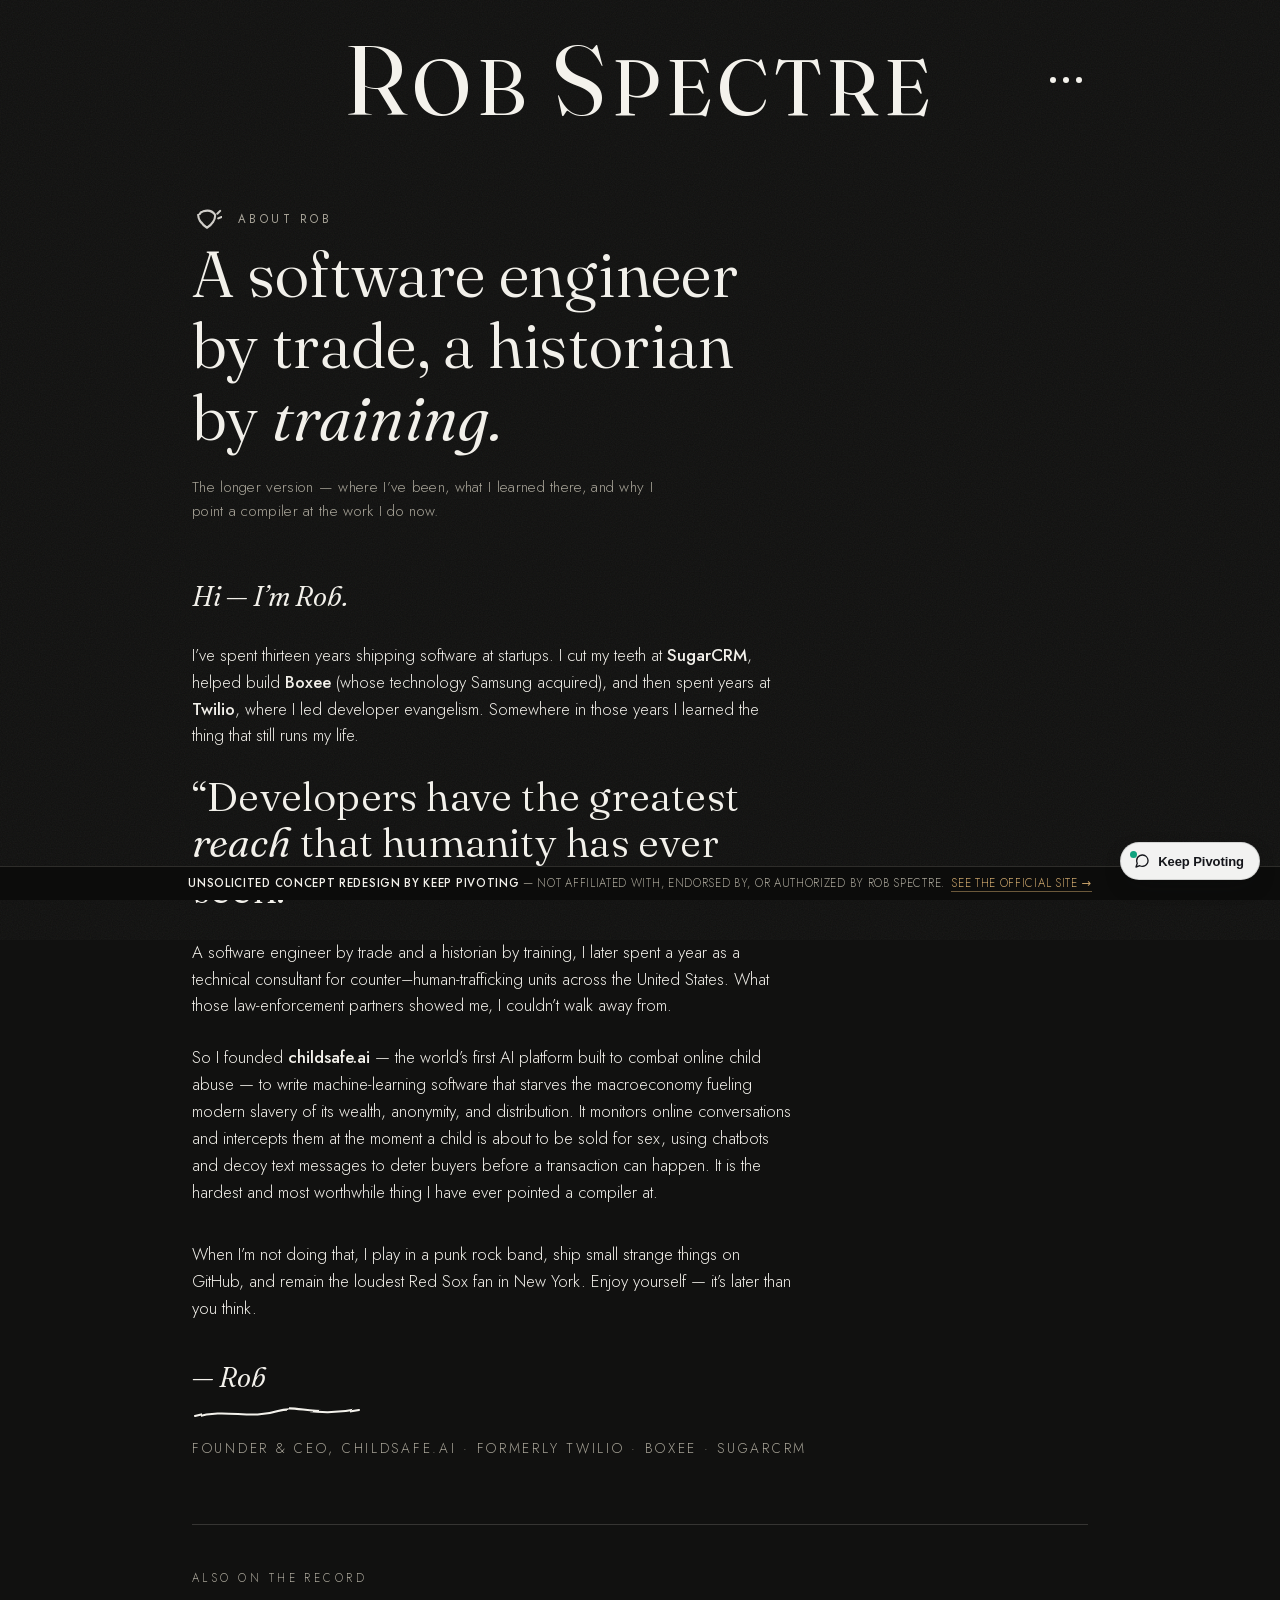
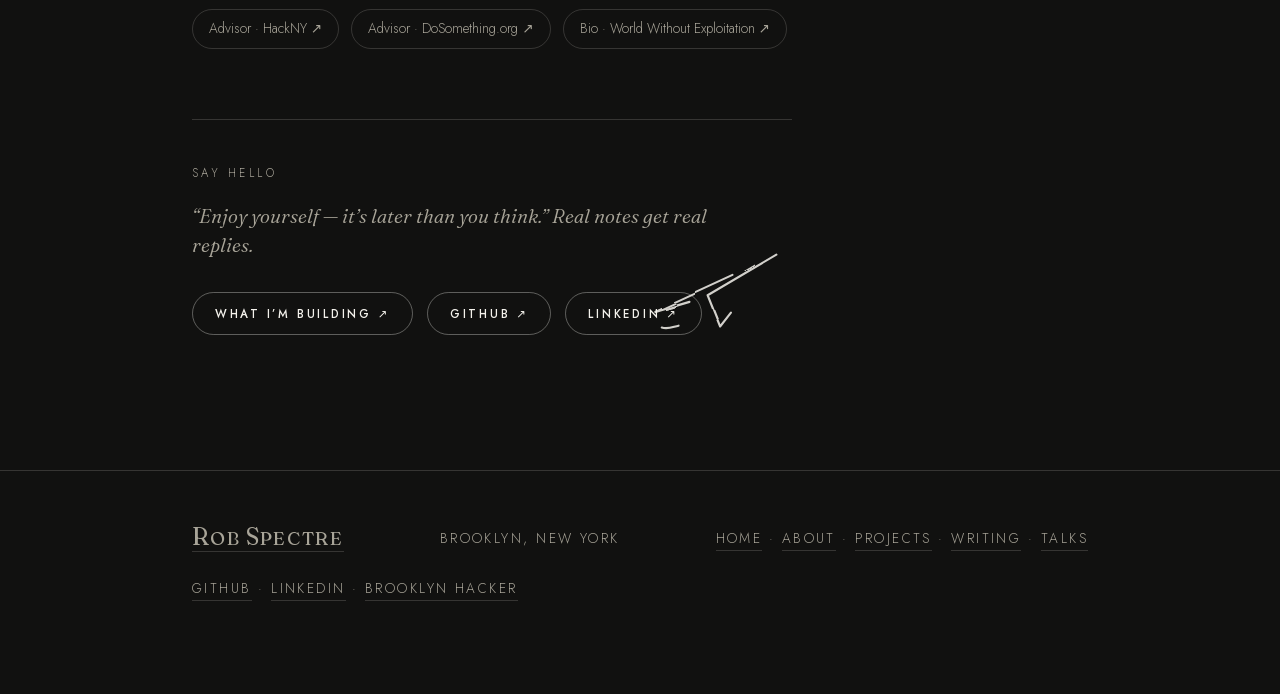
<file: about.html>
<!doctype html>
<html lang="en">
<head>
<meta charset="utf-8">
<meta name="viewport" content="width=device-width, initial-scale=1">
<meta name="robots" content="noindex,nofollow,noarchive">
<link rel="canonical" href="https://brooklynhacker.com/">
<title>About Rob Spectre — software engineer by trade, historian by training</title>
<meta name="description" content="The longer story of Rob Spectre: thirteen years shipping software at SugarCRM, Boxee and Twilio, a year with counter-human-trafficking units, and founding childsafe.ai to build AI that keeps kids safe online.">
<meta property="og:title" content="About Rob Spectre — software engineer by trade, historian by training">
<meta property="og:description" content="The longer story of Rob Spectre: thirteen years shipping software at SugarCRM, Boxee and Twilio, a year with counter-human-trafficking units, and founding childsafe.ai to build AI that keeps kids safe online.">
<meta property="og:type" content="profile">
<meta property="og:site_name" content="Rob Spectre">
<meta name="author" content="Rob Spectre">
<meta name="twitter:card" content="summary_large_image">
<link rel="stylesheet" href="assets/site.css">
<link rel="icon" href="[data-uri]">
<script type="application/ld+json">
{"@context":"https://schema.org","@type":"AboutPage","mainEntity":{"@type":"Person","name":"Rob Spectre","jobTitle":"Founder & CEO, childsafe.ai","description":"A software engineer by trade and a historian by training. A thirteen-year veteran of SugarCRM, Boxee and Twilio, where he led developer evangelism. Founder and CEO of childsafe.ai.","address":{"@type":"PostalAddress","addressLocality":"Brooklyn","addressRegion":"NY","addressCountry":"US"},"alumniOf":[{"@type":"Organization","name":"Twilio"},{"@type":"Organization","name":"Boxee"},{"@type":"Organization","name":"SugarCRM"}],"sameAs":["https://github.com/RobSpectre","https://www.linkedin.com/in/rob-spectre/","https://brooklynhacker.com/","https://www.worldwithoutexploitation.org/bios/rob-spectre"]}}
</script>
<script>
(function(){try{var q=new URLSearchParams(location.search);if(q.get('static')==='1'){document.documentElement.classList.add('static');}var sh=parseInt(q.get('shift')||'0',10);if(sh>0){var st=document.createElement('style');st.textContent='body{transform:translateY(-'+sh+'px)} .nav,.sb-badge,.ribbon{position:absolute!important}';document.head.appendChild(st);}}catch(e){}})();
</script>
<style>
.about-page{padding-top:max(calc(var(--sec-pad) + 46px),calc(var(--wm-big) + 110px))}
.about-page .page-title{max-width:15ch;margin:0;font-size:var(--h1)}
.about-page .lead{margin-top:22px;max-width:48ch;color:var(--muted);font-size:var(--h6);line-height:1.6;letter-spacing:.02em}
.about-page .salute{margin-top:58px}
.about-coda{margin-top:70px;padding-top:44px;border-top:1px solid var(--faint);max-width:60ch;position:relative}
.about-coda .k{font-size:var(--eyebrow);letter-spacing:.3em;text-transform:uppercase;color:var(--muted)}
.about-coda .promise{margin-top:20px;font-family:var(--serif);font-style:italic;font-weight:340;font-size:var(--h4);line-height:1.5;color:var(--muted);max-width:44ch}
.about-coda .cta-row{margin-top:32px;display:flex;gap:14px;flex-wrap:wrap;align-items:center}
.about-adv{margin-top:64px;padding-top:44px;border-top:1px solid var(--faint)}
.about-adv .k{font-size:var(--eyebrow);letter-spacing:.3em;text-transform:uppercase;color:var(--muted)}
.about-adv .row{margin-top:22px;display:flex;flex-wrap:wrap;gap:12px}
.about-adv a.tag{font-size:var(--small);color:var(--muted);border:1px solid var(--faint);border-radius:999px;padding:8px 16px;text-decoration:none;transition:color .25s ease,border-color .25s ease}
.about-adv a.tag:hover{color:var(--ink);border-color:var(--ink)}
</style>
</head>
<body>

<svg width="0" height="0" style="position:absolute" aria-hidden="true" focusable="false">
  <defs>
    <filter id="rough" x="-8%" y="-8%" width="116%" height="116%"><feTurbulence type="fractalNoise" baseFrequency="0.013 0.021" numOctaves="2" seed="11" result="n"/><feDisplacementMap in="SourceGraphic" in2="n" scale="4.5"/></filter>
    <filter id="rough2" x="-8%" y="-8%" width="116%" height="116%"><feTurbulence type="fractalNoise" baseFrequency="0.0135 0.0205" numOctaves="2" seed="3" result="n"/><feDisplacementMap in="SourceGraphic" in2="n" scale="4.9"/></filter>
    <filter id="rough3" x="-8%" y="-8%" width="116%" height="116%"><feTurbulence type="fractalNoise" baseFrequency="0.0125 0.0215" numOctaves="2" seed="24" result="n"/><feDisplacementMap in="SourceGraphic" in2="n" scale="4.2"/></filter>
    <filter id="rough4" x="-8%" y="-8%" width="116%" height="116%"><feTurbulence type="fractalNoise" baseFrequency="0.013 0.021" numOctaves="2" seed="8" result="n"/><feDisplacementMap in="SourceGraphic" in2="n" scale="4.7"/></filter>
  </defs>
</svg>

<header class="nav">
  <a class="wordmark" href="index.html" aria-label="Rob Spectre — home"><span class="cap">R</span><span class="sc">OB&nbsp;</span><span class="cap">S</span><span class="sc">PECTRE</span><svg class="wm-line" viewBox="0 0 200 10" aria-hidden="true" focusable="false"><path pathLength="1" d="M4,6.4 C36,3.2 78,7.6 118,5 C148,3.2 176,6 196,4.4"/></svg></a>
  <button class="menu-btn" id="menuBtn" aria-expanded="false" aria-controls="overlay" aria-label="Open menu"><i></i><i></i><i></i></button>
</header>

<div class="overlay" id="overlay" role="dialog" aria-modal="true" aria-label="Menu">
  <button class="ol-close" id="menuClose">Close</button>
  <nav>
    <a class="ol-link" href="index.html">Home</a>
    <a class="ol-link" href="about.html" aria-current="page">About Rob</a>
    <a class="ol-link" href="projects.html">What I'm building</a>
    <a class="ol-link" href="writing.html">Writing</a>
    <a class="ol-link" href="talks.html">Talks &amp; media</a>
    <a class="ol-link" href="index.html#contact">Say hello</a>
  </nav>
  <div class="ol-meta">
    <a href="https://github.com/RobSpectre" target="_blank" rel="noopener">GitHub &#8599;</a>
    <a href="https://www.linkedin.com/in/rob-spectre/" target="_blank" rel="noopener">LinkedIn &#8599;</a>
    <a href="https://brooklynhacker.com/" target="_blank" rel="noopener">Brooklyn Hacker &#8599;</a>
    <span>Brooklyn, New York</span>
  </div>
</div>

<main>
<section class="sec letter about-page" id="about">
  <p class="eyebrow rv">
    <svg class="glyph doodle" viewBox="0 0 64 44" xmlns="http://www.w3.org/2000/svg" aria-hidden="true">
      <path style="--i:0" pathLength="1" d="M24,5 C34,2 44,5 49,12 C51,22 42,34 32,40 C22,34 13,22 16,11 C18,7 21,6 24,5"/>
      <path style="--i:1" pathLength="1" d="M54,10 L60,4 M56,20 L63,17"/>
    </svg>
    About Rob
  </p>

  <h1 class="page-title rv" style="--d:1">A software engineer by trade, a historian by <span class="it">training.</span></h1>
  <p class="lead rv" style="--d:2">The longer version &mdash; where I&rsquo;ve been, what I learned there, and why I point a compiler at the work I do now.</p>

  <p class="salute rv" style="--d:3">Hi &mdash; I&rsquo;m Rob.</p>

  <p class="body rv reading" style="--d:4">I&rsquo;ve spent thirteen years shipping software at startups. I cut my teeth at <b>SugarCRM</b>, helped build <b>Boxee</b> (whose technology Samsung acquired), and then spent years at <b>Twilio</b>, where I led developer evangelism. Somewhere in those years I learned the thing that still runs my life.</p>

  <h2 class="pull rv" style="--d:5">&ldquo;Developers have the greatest <span class="it">reach</span> that humanity has ever seen.&rdquo;</h2>

  <p class="body rv reading" style="--d:6">A software engineer by trade and a historian by training, I later spent a year as a technical consultant for counter&ndash;human-trafficking units across the United States. What those law-enforcement partners showed me, I couldn&rsquo;t walk away from.</p>

  <p class="body rv reading" style="--d:7">So I founded <b>childsafe.ai</b> &mdash; the world&rsquo;s first AI platform built to combat online child abuse &mdash; to write machine-learning software that starves the macroeconomy fueling modern slavery of its wealth, anonymity, and distribution. It monitors online conversations and intercepts them at the moment a child is about to be sold for sex, using chatbots and decoy text messages to deter buyers before a transaction can happen. It is the hardest and most worthwhile thing I have ever pointed a compiler at.</p>

  <p class="body close rv reading" style="--d:8">When I&rsquo;m not doing that, I play in a punk rock band, ship small strange things on GitHub, and remain the loudest Red Sox fan in New York. Enjoy yourself &mdash; it&rsquo;s later than you think.</p>

  <div class="sig rv" style="--d:9">
    <p class="names">&mdash; Rob</p>
    <svg class="doodle" viewBox="0 0 170 22" xmlns="http://www.w3.org/2000/svg" aria-hidden="true"><path style="--i:0" pathLength="1" d="M4,15 C34,6 58,18 86,9 C104,3 124,16 166,7"/></svg>
    <p class="roles">Founder &amp; CEO, childsafe.ai &middot; formerly Twilio &middot; Boxee &middot; SugarCRM</p>
  </div>

  <div class="about-adv rv" style="--d:10">
    <p class="k">Also on the record</p>
    <div class="row">
      <a class="tag" href="https://hackny.org/" target="_blank" rel="noopener">Advisor &middot; HackNY &#8599;</a>
      <a class="tag" href="https://www.dosomething.org/" target="_blank" rel="noopener">Advisor &middot; DoSomething.org &#8599;</a>
      <a class="tag" href="https://www.worldwithoutexploitation.org/bios/rob-spectre" target="_blank" rel="noopener">Bio &middot; World Without Exploitation &#8599;</a>
    </div>
  </div>

  <div class="about-coda rv" style="--d:11">
    <p class="k">Say hello</p>
    <p class="promise">&ldquo;Enjoy yourself &mdash; it&rsquo;s later than you think.&rdquo; Real notes get real replies.</p>
    <div class="cta-row">
      <a class="pill" href="projects.html">What I&rsquo;m building &#8599;</a>
      <a class="pill" href="https://github.com/RobSpectre" target="_blank" rel="noopener">GitHub &#8599;</a>
      <a class="pill" href="https://www.linkedin.com/in/rob-spectre/" target="_blank" rel="noopener">LinkedIn &#8599;</a>
    </div>
    <svg class="plane doodle" viewBox="0 0 96 64" xmlns="http://www.w3.org/2000/svg" aria-hidden="true" style="position:absolute;right:0;bottom:-4px;width:clamp(96px,12vw,150px);opacity:.85">
      <path style="--i:0" pathLength="1" d="M8,46 L86,10"/><path style="--i:1" pathLength="1" d="M86,10 L42,36 L50,56 L86,10"/><path style="--i:2" pathLength="1" d="M8,46 L42,36"/><path style="--i:3" pathLength="1" d="M12,56 C18,58 22,53 29,55" stroke-dasharray="3 6"/>
    </svg>
  </div>
</section>
</main>

<footer class="footer">
  <a class="wordmark" href="index.html" aria-label="Rob Spectre"><span class="cap">R</span><span class="sc">OB&nbsp;</span><span class="cap">S</span><span class="sc">PECTRE</span></a>
  <p class="fm">Brooklyn, New York</p>
  <p class="fm"><a href="index.html">Home</a> &middot; <a href="about.html">About</a> &middot; <a href="projects.html">Projects</a> &middot; <a href="writing.html">Writing</a> &middot; <a href="talks.html">Talks</a></p>
  <p class="fm"><a href="https://github.com/RobSpectre" target="_blank" rel="noopener">GitHub</a> &middot; <a href="https://www.linkedin.com/in/rob-spectre/" target="_blank" rel="noopener">LinkedIn</a> &middot; <a href="https://brooklynhacker.com/" target="_blank" rel="noopener">Brooklyn Hacker</a></p>
</footer>

<script src="assets/site.js" defer></script>

<!-- ===== Keep Pivoting concept-disclaimer strip (Category B · real person · mandatory) ===== -->
<style id="varv-disclaimer-css">
  body{padding-bottom:40px}
  #varv-disclaimer{position:fixed;left:0;right:0;bottom:0;z-index:2147482000;
    display:flex;justify-content:center;align-items:center;gap:.55em;flex-wrap:wrap;
    padding:8px 16px;font-family:'Jost',ui-sans-serif,system-ui,sans-serif;
    font-size:11.5px;line-height:1.4;letter-spacing:.06em;text-transform:uppercase;
    background:#0c0c0b;color:#a8a498;border-top:1px solid rgba(168,164,152,.22);text-align:center}
  #varv-disclaimer a{color:#c9a36a;text-decoration:none;border-bottom:1px solid rgba(201,163,106,.5)}
  #varv-disclaimer a:hover{border-color:#c9a36a}
  #varv-disclaimer b{color:#f4f2ec;font-weight:500}
  @media(max-width:560px){#varv-disclaimer{font-size:10.5px;padding:7px 12px}body{padding-bottom:58px}}
</style>
<div id="varv-disclaimer" role="note">
  <span><b>Unsolicited concept redesign by Keep Pivoting</b> &mdash; not affiliated with, endorsed by, or authorized by Rob Spectre.</span>
  <a href="https://brooklynhacker.com/" target="_blank" rel="noopener">See the official site &rarr;</a>
</div>

<!-- ===== Keep Pivoting "ask your AI" popup (static-safe · ~10s · bottom-right · Category-B non-first-name) ===== -->

<script id="varv-popup-js">
/* ===== varv-popup-js (Keep Pivoting) — single self-contained builder, hydration-safe ===== */
(function(){
  "use strict";
  var CSS = `/* ===== varv-popup-css (Keep Pivoting outreach popup + persistent launcher) ===== */
/* --- persistent launcher (never fully dismissable; collapses here) --- */
#vp-fab{
  position:fixed; right:20px; bottom:20px; z-index:2147482999;
  display:inline-flex; align-items:center; gap:8px;
  padding:10px 15px 10px 13px; border-radius:999px;
  cursor:pointer; border:1px solid rgba(20,21,26,.14);
  background:rgba(252,252,251,.96); color:#14151a;
  box-shadow:0 8px 26px -10px rgba(15,16,20,.42), 0 2px 6px -2px rgba(15,16,20,.2);
  font-family:-apple-system,BlinkMacSystemFont,"Segoe UI",Inter,Roboto,Helvetica,Arial,sans-serif;
  font-size:13px; font-weight:650; letter-spacing:-.005em; line-height:1;
  -webkit-backdrop-filter:saturate(1.1) blur(8px); backdrop-filter:saturate(1.1) blur(8px);
  transition:transform .12s ease, box-shadow .12s ease;
}
#vp-fab:hover{ transform:translateY(-1px); box-shadow:0 14px 32px -10px rgba(15,16,20,.5); }
#vp-fab:active{ transform:translateY(0); }
#vp-fab[hidden]{ display:none; }
#vp-fab .vp-fab-ic{ display:inline-flex; width:16px; height:16px; }
#vp-fab .vp-fab-ic svg{ width:16px; height:16px; display:block; }
#vp-fab .vp-fab-dot{
  position:absolute; top:8px; left:9px; width:7px; height:7px; border-radius:50%;
  background:#10a37f; box-shadow:0 0 0 0 rgba(16,163,127,.55);
  animation:vp-pulse 2.4s ease-out infinite;
}
@keyframes vp-pulse{ 0%{box-shadow:0 0 0 0 rgba(16,163,127,.5)} 70%{box-shadow:0 0 0 7px rgba(16,163,127,0)} 100%{box-shadow:0 0 0 0 rgba(16,163,127,0)} }
@media (prefers-reduced-motion:reduce){ #vp-fab .vp-fab-dot{ animation:none; } }

/* --- the card --- */
#varv-popup{
  position:fixed;
  right:20px; bottom:20px;
  z-index:2147483000;
  width:340px; max-width:calc(100vw - 32px);
  box-sizing:border-box;
  opacity:0; visibility:hidden; pointer-events:none;
  transform:translateY(14px);
  color:#14151a;
  background:rgba(252,252,251,.94);
  -webkit-backdrop-filter:saturate(1.1) blur(8px); backdrop-filter:saturate(1.1) blur(8px);
  border:1px solid rgba(20,21,26,.14);
  border-radius:16px;
  box-shadow:0 18px 50px -12px rgba(15,16,20,.34), 0 2px 8px -2px rgba(15,16,20,.18);
  font-family:-apple-system,BlinkMacSystemFont,"Segoe UI",Inter,Roboto,Helvetica,Arial,sans-serif;
  -webkit-font-smoothing:antialiased;
  overflow:hidden;
}
#varv-popup.is-open{
  opacity:1; visibility:visible; pointer-events:auto;
  transform:translateY(0);
  transition:opacity .5s ease, transform .5s cubic-bezier(.22,.61,.36,1);
}
#varv-popup.varv-static{ transition:none !important; }
#varv-popup.varv-static.is-open{ transition:none !important; }
@media (prefers-reduced-motion:reduce){
  #varv-popup, #varv-popup.is-open{ transition:none !important; }
}
#varv-popup .vp-inner{ padding:16px 14px; }
#varv-popup .vp-eyebrow{
  margin:0 2px 8px; font-size:11px; font-weight:700; letter-spacing:.08em;
  text-transform:uppercase; opacity:.55;
}
#varv-popup .vp-tag{
  margin:0 2px 12px; font-size:14px; line-height:1.4; font-weight:560;
  letter-spacing:-.005em; color:inherit;
}
#varv-popup .vp-ai{ display:grid; gap:7px; margin:0 0 11px; }
#varv-popup .vp-ai a{
  display:flex; align-items:center; justify-content:center; gap:8px;
  text-decoration:none; text-align:center;
  padding:10px 12px; border-radius:10px;
  font-size:13px; font-weight:600; letter-spacing:-.005em;
  color:inherit;
  background:rgba(20,21,26,.035);
  border:1px solid rgba(20,21,26,.16);
  transition:background .15s ease, border-color .15s ease, transform .05s ease;
}
#varv-popup .vp-ai a:hover{ background:rgba(20,21,26,.075); border-color:rgba(20,21,26,.3); }
#varv-popup .vp-ai a:active{ transform:translateY(.5px); }
#varv-popup.varv-static .vp-ai a{ transition:none; }
#varv-popup .vp-ai .vp-dot{ width:7px; height:7px; border-radius:50%; flex:none; }
#varv-popup .vp-book{
  display:flex; align-items:center; justify-content:center; gap:6px;
  text-decoration:none; text-align:center;
  padding:12px 14px; border-radius:11px;
  font-size:14px; font-weight:700; letter-spacing:-.01em;
  color:#fcfcfb; background:#14151a;
  border:1px solid #14151a;
  transition:opacity .15s ease, transform .05s ease;
}
#varv-popup .vp-book:hover{ opacity:.9; }
#varv-popup .vp-book:active{ transform:translateY(.5px); }
#varv-popup.varv-static .vp-book{ transition:none; }
/* minimize (—) — collapses to the launcher, never a hard dismiss */
#varv-popup .vp-close{
  position:absolute; top:8px; right:8px; z-index:2;
  width:28px; height:28px; padding:0;
  display:flex; align-items:center; justify-content:center;
  border-radius:50%; cursor:pointer;
  color:#14151a; background:rgba(20,21,26,.08);
  border:0; font-size:18px; line-height:1;
}
#varv-popup .vp-close:hover{ background:rgba(20,21,26,.16); }
#varv-popup a:focus-visible,
#varv-popup button:focus-visible,
#vp-fab:focus-visible{ outline:2px solid #4f7cff; outline-offset:2px; }
@media (prefers-color-scheme:dark){
  #vp-fab{
    color:#f2f3f5; background:rgba(24,25,29,.94); border-color:rgba(255,255,255,.14);
    box-shadow:0 8px 26px -10px rgba(0,0,0,.6), 0 2px 6px -2px rgba(0,0,0,.4);
  }
  #varv-popup{
    color:#f2f3f5;
    background:rgba(24,25,29,.92);
    border-color:rgba(255,255,255,.14);
    box-shadow:0 18px 50px -12px rgba(0,0,0,.6), 0 2px 8px -2px rgba(0,0,0,.4);
  }
  #varv-popup .vp-ai a{ background:rgba(255,255,255,.05); border-color:rgba(255,255,255,.18); }
  #varv-popup .vp-ai a:hover{ background:rgba(255,255,255,.1); border-color:rgba(255,255,255,.34); }
  #varv-popup .vp-book{ color:#14151a; background:#f2f3f5; border-color:#f2f3f5; }
  #varv-popup .vp-close{ color:#f2f3f5; background:rgba(255,255,255,.12); }
  #varv-popup .vp-close:hover{ background:rgba(255,255,255,.2); }
}
@media (max-width:400px){
  #varv-popup{ right:12px; left:12px; bottom:16px; width:auto; }
  #vp-fab{ right:12px; bottom:12px; }
}
/* ===== end varv-popup-css ===== */`;
  var HTML = `<button type="button" id="vp-fab" aria-label="Open note from Keep Pivoting">
  <span class="vp-fab-dot" aria-hidden="true"></span>
  <span class="vp-fab-ic" aria-hidden="true"><svg viewBox="0 0 24 24" fill="none" stroke="currentColor" stroke-width="2" stroke-linecap="round" stroke-linejoin="round"><path d="M21 11.5a8.38 8.38 0 0 1-.9 3.8 8.5 8.5 0 0 1-7.6 4.7 8.38 8.38 0 0 1-3.8-.9L3 21l1.9-5.7a8.38 8.38 0 0 1-.9-3.8 8.5 8.5 0 0 1 4.7-7.6 8.38 8.38 0 0 1 3.8-.9h.5a8.48 8.48 0 0 1 8 8v.5z"></path></svg></span>
  Keep Pivoting
</button>
<div id="varv-popup" role="dialog" aria-label="A note from Keep Pivoting" aria-live="polite">
  <button type="button" class="vp-close" aria-label="Minimize">&minus;</button>
  <div class="vp-inner">
    <p class="vp-eyebrow">Built by Keep Pivoting</p>
    <p class="vp-tag">Don&rsquo;t take our word for it &mdash; ask your AI which site wins you business.</p>
    <div class="vp-ai">
      <a id="vp-chatgpt" href="#" target="_blank" rel="noopener">
        <span class="vp-dot" style="background:#10a37f"></span> Ask ChatGPT
      </a>
      <a id="vp-claude" href="#" target="_blank" rel="noopener">
        <span class="vp-dot" style="background:#d97757"></span> Ask Claude
      </a>
      <a id="vp-perplexity" href="#" target="_blank" rel="noopener">
        <span class="vp-dot" style="background:#20b8cd"></span> Ask Perplexity
      </a>
    </div>
    <a class="vp-book" href="https://cal.com/keep-pivoting/30min" target="_blank" rel="noopener">Book a call &rarr;</a>
  </div>
</div>`;
  var VARV_PROMPT = "I'm Rob Spectre. Compare strictly these two websites and nothing else \u2014 my current site: https://brooklynhacker.com/ \u2014 and a redesign an agency built for me, unsolicited, as a working demo: https://rob-spectre.keeppivoting.com/. Actually open and read both before you answer.\n\nStep 1 \u2014 the comparison. Present it as one table and nothing else yet. Rows: what a founder deciding whether to pitch me sees \u00b7 what an LP doing quiet diligence sees \u00b7 what an AI answering a question about my firm sees \u00b7 what staying on my current site costs me over the next 12 months. Be blunt in every cell \u2014 no hedging, no praise padding.\n\nStep 2 \u2014 stop and make it about me. Do not give a verdict yet. Instead ask me: \"What do you most want this site to do for Rob Spectre over the next 12 months?\" \u2014 then, using what you actually saw on my two sites, give me exactly 4 numbered options tailored to my firm (not generic \u2014 each grounded in my real thesis, stage, portfolio, or audience). Tell me to reply with the number that fits best. Then wait for my answer.\n\nStep 3 \u2014 branch on my pick. Once I reply, continue for the goal I chose: give me a straight verdict on whether my current site serves that specific goal, what the redesign does differently for it, and the two or three highest-leverage things that goal actually needs. A recommendation against my goal, not a checklist.\n\nStep 4 \u2014 the close. End by telling me plainly whether a 15-minute call with the team that built the demo is worth my time for the goal I picked, and what they'd concretely help me do. If it's worth it, say so directly.";

  function build(){
    if(document.getElementById('varv-popup') || document.getElementById('vp-fab')) return; // idempotent
    var st = document.createElement('style'); st.id = 'varv-popup-css'; st.textContent = CSS;
    document.head.appendChild(st);
    var tmp = document.createElement('div'); tmp.innerHTML = HTML;
    while(tmp.firstChild) document.body.appendChild(tmp.firstChild);
    wire();
  }

  function wire(){
    var el  = document.getElementById('varv-popup');
    var fab = document.getElementById('vp-fab');
    if(!el || !fab) return;
    var qStatic = false;
    try{ qStatic = new URLSearchParams(location.search).get('static') === '1'; }catch(e){}
    var reduce = false;
    try{ reduce = window.matchMedia('(prefers-reduced-motion: reduce)').matches; }catch(e){}
    var STATIC = qStatic || reduce;
    if(STATIC) el.classList.add('varv-static');

    var KEY = 'varv_popup_minimized_v5';
    var TTL = 30 * 24 * 60 * 60 * 1000;
    function minimizedRecently(){
      try{ var t = parseInt(localStorage.getItem(KEY), 10); return t && (Date.now() - t) < TTL; }
      catch(e){ return false; }
    }
    function remember(){ try{ localStorage.setItem(KEY, String(Date.now())); }catch(e){} }

    var q = encodeURIComponent(VARV_PROMPT);
    var set = function(id, base){ var a = document.getElementById(id); if(a) a.href = base + q; };
    set('vp-chatgpt',    'https://chatgpt.com/?q=');
    set('vp-claude',     'https://claude.ai/new?q=');
    set('vp-perplexity', 'https://www.perplexity.ai/search?q=');

    function focusables(){
      return Array.prototype.slice.call(
        el.querySelectorAll('a[href], button:not([hidden]), [tabindex]:not([tabindex="-1"])')
      ).filter(function(n){ return n.offsetParent !== null || n === document.activeElement; });
    }
    function onKeydown(e){
      if(e.key === 'Escape'){ minimize(true); return; }
      if(e.key !== 'Tab') return;
      var f = focusables(); if(!f.length) return;
      var first = f[0], last = f[f.length - 1];
      if(e.shiftKey && document.activeElement === first){ e.preventDefault(); last.focus(); }
      else if(!e.shiftKey && document.activeElement === last){ e.preventDefault(); first.focus(); }
    }
    function onDocClick(e){
      if(el.classList.contains('is-open') && !el.contains(e.target) && e.target !== fab && !fab.contains(e.target)){
        minimize(false);
      }
    }
    function open(){
      el.classList.add('is-open');
      fab.hidden = true;
      document.addEventListener('keydown', onKeydown, true);
      setTimeout(function(){ document.addEventListener('click', onDocClick, true); }, 0);
      var c = el.querySelector('.vp-close'); if(c) c.focus();
    }
    function minimize(persist){
      el.classList.remove('is-open');
      fab.hidden = false;
      document.removeEventListener('keydown', onKeydown, true);
      document.removeEventListener('click', onDocClick, true);
      if(persist) remember();
    }
    var closeBtn = el.querySelector('.vp-close');
    if(closeBtn) closeBtn.addEventListener('click', function(){ minimize(true); });
    fab.addEventListener('click', open);

    if(STATIC){ open(); }
    else { fab.hidden = false; if(!minimizedRecently()) setTimeout(open, 10000); }
  }

  if(document.readyState === 'complete') build();
  else window.addEventListener('load', build);
})();
/* ===== end varv-popup-js ===== */

</script>

</body>
</html>
</file>
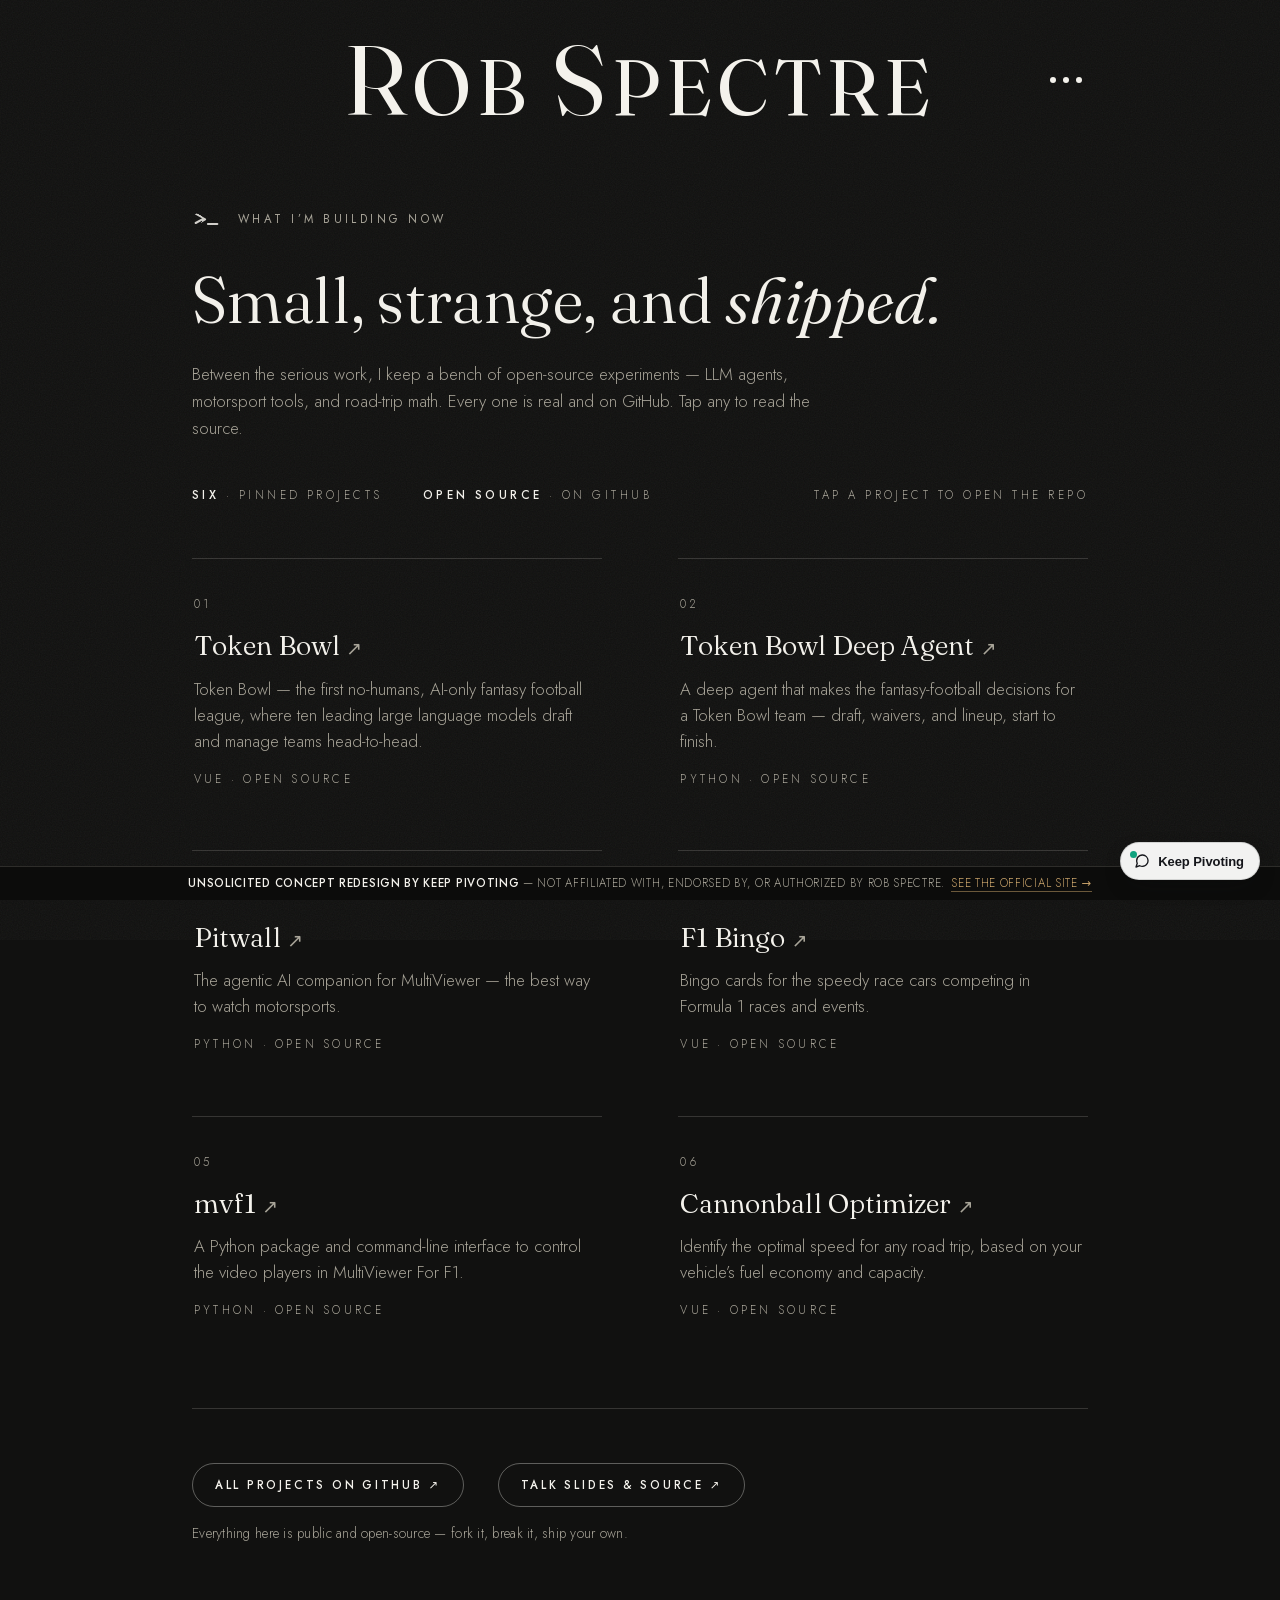
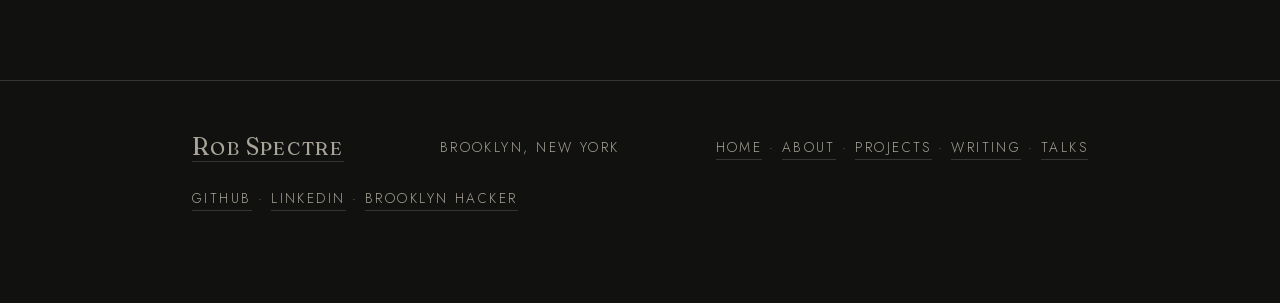
<file: projects.html>
<!doctype html>
<html lang="en">
<head>
<meta charset="utf-8">
<meta name="viewport" content="width=device-width, initial-scale=1">
<meta name="robots" content="noindex,nofollow,noarchive">
<link rel="canonical" href="https://brooklynhacker.com/">
<title>What Rob Spectre is building — open-source projects on GitHub</title>
<meta name="description" content="Rob Spectre's current open-source projects: Token Bowl (the AI-only fantasy football league), Pitwall, F1 Bingo, mvf1 and more — LLM agents, motorsport tools, and experiments, all public on GitHub.">
<meta property="og:title" content="What Rob Spectre is building — open-source projects on GitHub">
<meta property="og:description" content="Rob Spectre's current open-source projects: Token Bowl (the AI-only fantasy football league), Pitwall, F1 Bingo, mvf1 and more — LLM agents, motorsport tools, and experiments, all public on GitHub.">
<meta property="og:type" content="profile">
<meta property="og:site_name" content="Rob Spectre">
<meta name="author" content="Rob Spectre">
<meta name="twitter:card" content="summary_large_image">
<link rel="stylesheet" href="assets/site.css">
<link rel="icon" href="[data-uri]">
<script type="application/ld+json">
{"@context":"https://schema.org","@type":"CollectionPage","name":"What Rob Spectre is building","about":{"@type":"Person","name":"Rob Spectre","sameAs":["https://github.com/RobSpectre"]},"hasPart":[
{"@type":"SoftwareSourceCode","name":"Token Bowl","codeRepository":"https://github.com/RobSpectre/tokenbowl.ai","programmingLanguage":"Vue","author":{"@type":"Person","name":"Rob Spectre"}},
{"@type":"SoftwareSourceCode","name":"Token Bowl Deep Agent","codeRepository":"https://github.com/RobSpectre/token-bowl-deep-agent","programmingLanguage":"Python","author":{"@type":"Person","name":"Rob Spectre"}},
{"@type":"SoftwareSourceCode","name":"Pitwall","codeRepository":"https://github.com/RobSpectre/pitwall","programmingLanguage":"Python","author":{"@type":"Person","name":"Rob Spectre"}},
{"@type":"SoftwareSourceCode","name":"F1 Bingo","codeRepository":"https://github.com/RobSpectre/f1bingo.com","programmingLanguage":"Vue","author":{"@type":"Person","name":"Rob Spectre"}},
{"@type":"SoftwareSourceCode","name":"mvf1","codeRepository":"https://github.com/RobSpectre/mvf1","programmingLanguage":"Python","author":{"@type":"Person","name":"Rob Spectre"}},
{"@type":"SoftwareSourceCode","name":"Cannonball Optimizer","codeRepository":"https://github.com/RobSpectre/optimizer.cannonball.ing","programmingLanguage":"Vue","author":{"@type":"Person","name":"Rob Spectre"}}
]}
</script>
<script>
(function(){try{var q=new URLSearchParams(location.search);if(q.get('static')==='1'){document.documentElement.classList.add('static');}var sh=parseInt(q.get('shift')||'0',10);if(sh>0){var st=document.createElement('style');st.textContent='body{transform:translateY(-'+sh+'px)} .nav,.sb-badge,.ribbon{position:absolute!important}';document.head.appendChild(st);}}catch(e){}})();
</script>
<style>
.folio-intro{padding-bottom:clamp(40px,6vh,70px)}
.folio-intro .eyebrow{justify-content:flex-start}
.folio-intro h1{max-width:15em;margin:26px 0 0}
.folio-intro .lead{margin-top:26px;max-width:38em;color:var(--muted);font-size:var(--p);line-height:1.6}
.meta-row{display:flex;flex-wrap:wrap;gap:14px 40px;margin-top:44px;font-size:var(--eyebrow);letter-spacing:.3em;text-transform:uppercase;color:var(--muted)}
.meta-row b{color:var(--ink);font-weight:500}
.meta-row .hint{margin-left:auto}
.wall{padding:0 var(--gutter) var(--sec-pad)}
.proj-grid{display:grid;grid-template-columns:repeat(2,minmax(0,1fr));column-gap:clamp(36px,6vw,110px);row-gap:clamp(28px,4vh,56px);margin-top:0}
.proj-grid .pj{display:block;border-top:1px solid var(--faint);padding:30px 2px 26px;text-decoration:none;color:var(--ink);transition:background .3s ease,padding-left .35s ease}
.proj-grid .pj:hover,.proj-grid .pj:focus-visible{background:var(--paper-2);padding-left:12px}
.pj .pj-idx{font-family:var(--sans);font-size:var(--eyebrow);letter-spacing:.3em;color:var(--muted)}
.pj .pj-name{display:block;margin-top:14px;font-family:var(--serif);font-weight:340;font-size:var(--h3);line-height:1.15;color:var(--ink)}
.pj .pj-name .go{font-family:var(--sans);font-size:.7em;color:var(--muted);transition:transform .3s ease,color .3s ease;display:inline-block}
.pj:hover .pj-name .go,.pj:focus-visible .pj-name .go{transform:translate(3px,-3px);color:var(--accent)}
.pj .pj-desc{display:block;margin-top:14px;font-size:var(--p);line-height:1.55;color:var(--muted);max-width:34em}
.pj .pj-lang{display:block;margin-top:16px;font-family:var(--sans);font-size:var(--eyebrow);letter-spacing:.28em;text-transform:uppercase;color:var(--muted)}
.folio-foot{border-top:1px solid var(--faint);margin-top:clamp(50px,7vh,90px);padding:clamp(40px,6vh,70px) 0 0;display:flex;gap:16px 34px;flex-wrap:wrap;align-items:center}
.folio-foot p{font-size:var(--small);letter-spacing:.02em;color:var(--muted);max-width:40em}
@media(max-width:760px){.proj-grid{grid-template-columns:1fr}.meta-row .hint{margin-left:0;width:100%}}
</style>
</head>
<body>

<svg width="0" height="0" style="position:absolute" aria-hidden="true" focusable="false">
  <defs>
    <filter id="rough" x="-8%" y="-8%" width="116%" height="116%"><feTurbulence type="fractalNoise" baseFrequency="0.013 0.021" numOctaves="2" seed="11" result="n"/><feDisplacementMap in="SourceGraphic" in2="n" scale="4.5"/></filter>
    <filter id="rough2" x="-8%" y="-8%" width="116%" height="116%"><feTurbulence type="fractalNoise" baseFrequency="0.0135 0.0205" numOctaves="2" seed="3" result="n"/><feDisplacementMap in="SourceGraphic" in2="n" scale="4.9"/></filter>
    <filter id="rough3" x="-8%" y="-8%" width="116%" height="116%"><feTurbulence type="fractalNoise" baseFrequency="0.0125 0.0215" numOctaves="2" seed="24" result="n"/><feDisplacementMap in="SourceGraphic" in2="n" scale="4.2"/></filter>
    <filter id="rough4" x="-8%" y="-8%" width="116%" height="116%"><feTurbulence type="fractalNoise" baseFrequency="0.013 0.021" numOctaves="2" seed="8" result="n"/><feDisplacementMap in="SourceGraphic" in2="n" scale="4.7"/></filter>
  </defs>
</svg>

<header class="nav">
  <a class="wordmark" href="index.html" aria-label="Rob Spectre — home"><span class="cap">R</span><span class="sc">OB&nbsp;</span><span class="cap">S</span><span class="sc">PECTRE</span><svg class="wm-line" viewBox="0 0 200 10" aria-hidden="true" focusable="false"><path pathLength="1" d="M4,6.4 C36,3.2 78,7.6 118,5 C148,3.2 176,6 196,4.4"/></svg></a>
  <button class="menu-btn" id="menuBtn" aria-expanded="false" aria-controls="overlay" aria-label="Open menu"><i></i><i></i><i></i></button>
</header>

<div class="overlay" id="overlay" role="dialog" aria-modal="true" aria-label="Menu">
  <button class="ol-close" id="menuClose">Close</button>
  <nav>
    <a class="ol-link" href="index.html">Home</a>
    <a class="ol-link" href="about.html">About Rob</a>
    <a class="ol-link" href="projects.html" aria-current="page">What I'm building</a>
    <a class="ol-link" href="writing.html">Writing</a>
    <a class="ol-link" href="talks.html">Talks &amp; media</a>
    <a class="ol-link" href="index.html#contact">Say hello</a>
  </nav>
  <div class="ol-meta">
    <a href="https://github.com/RobSpectre" target="_blank" rel="noopener">GitHub &#8599;</a>
    <a href="https://www.linkedin.com/in/rob-spectre/" target="_blank" rel="noopener">LinkedIn &#8599;</a>
    <a href="https://brooklynhacker.com/" target="_blank" rel="noopener">Brooklyn Hacker &#8599;</a>
    <span>Brooklyn, New York</span>
  </div>
</div>

<main>
<section class="sec folio-intro" id="top">
  <p class="eyebrow rv">
    <svg class="glyph doodle" viewBox="0 0 64 44" xmlns="http://www.w3.org/2000/svg" aria-hidden="true">
      <path style="--i:0" pathLength="1" d="M10,12 L28,22 L10,32"/><path style="--i:1" pathLength="1" d="M34,32 L54,32"/>
    </svg>
    What I&rsquo;m building now
  </p>
  <h1 class="rv" style="--d:1">Small, strange, and <span class="it">shipped.</span></h1>
  <p class="lead rv" style="--d:2">Between the serious work, I keep a bench of open-source experiments &mdash; LLM agents, motorsport tools, and road-trip math. Every one is real and on GitHub. Tap any to read the source.</p>
  <p class="meta-row rv" style="--d:3">
    <span><b>Six</b> &middot; pinned projects</span>
    <span><b>Open source</b> &middot; on GitHub</span>
    <span class="hint">Tap a project to open the repo</span>
  </p>
</section>

<div class="wall">
  <div class="proj-grid">
      <a class="pj rv" href="https://github.com/RobSpectre/tokenbowl.ai" target="_blank" rel="noopener">
        <span class="pj-idx">01</span>
        <span class="pj-name">Token Bowl <span class="go" aria-hidden="true">&#8599;</span></span>
        <span class="pj-desc">Token Bowl &mdash; the first no-humans, AI-only fantasy football league, where ten leading large language models draft and manage teams head-to-head.</span>
        <span class="pj-lang">Vue &middot; Open source</span>
      </a>
      <a class="pj rv" href="https://github.com/RobSpectre/token-bowl-deep-agent" target="_blank" rel="noopener">
        <span class="pj-idx">02</span>
        <span class="pj-name">Token Bowl Deep Agent <span class="go" aria-hidden="true">&#8599;</span></span>
        <span class="pj-desc">A deep agent that makes the fantasy-football decisions for a Token Bowl team &mdash; draft, waivers, and lineup, start to finish.</span>
        <span class="pj-lang">Python &middot; Open source</span>
      </a>
      <a class="pj rv" href="https://github.com/RobSpectre/pitwall" target="_blank" rel="noopener">
        <span class="pj-idx">03</span>
        <span class="pj-name">Pitwall <span class="go" aria-hidden="true">&#8599;</span></span>
        <span class="pj-desc">The agentic AI companion for MultiViewer &mdash; the best way to watch motorsports.</span>
        <span class="pj-lang">Python &middot; Open source</span>
      </a>
      <a class="pj rv" href="https://github.com/RobSpectre/f1bingo.com" target="_blank" rel="noopener">
        <span class="pj-idx">04</span>
        <span class="pj-name">F1 Bingo <span class="go" aria-hidden="true">&#8599;</span></span>
        <span class="pj-desc">Bingo cards for the speedy race cars competing in Formula 1 races and events.</span>
        <span class="pj-lang">Vue &middot; Open source</span>
      </a>
      <a class="pj rv" href="https://github.com/RobSpectre/mvf1" target="_blank" rel="noopener">
        <span class="pj-idx">05</span>
        <span class="pj-name">mvf1 <span class="go" aria-hidden="true">&#8599;</span></span>
        <span class="pj-desc">A Python package and command-line interface to control the video players in MultiViewer For F1.</span>
        <span class="pj-lang">Python &middot; Open source</span>
      </a>
      <a class="pj rv" href="https://github.com/RobSpectre/optimizer.cannonball.ing" target="_blank" rel="noopener">
        <span class="pj-idx">06</span>
        <span class="pj-name">Cannonball Optimizer <span class="go" aria-hidden="true">&#8599;</span></span>
        <span class="pj-desc">Identify the optimal speed for any road trip, based on your vehicle&rsquo;s fuel economy and capacity.</span>
        <span class="pj-lang">Vue &middot; Open source</span>
      </a>
  </div>

  <div class="folio-foot rv">
    <a class="pill" href="https://github.com/RobSpectre" target="_blank" rel="noopener">All projects on GitHub &#8599;</a>
    <a class="pill" href="https://github.com/RobSpectre/Talks" target="_blank" rel="noopener">Talk slides &amp; source &#8599;</a>
    <p>Everything here is public and open-source &mdash; fork it, break it, ship your own.</p>
  </div>
</div>
</main>

<footer class="footer">
  <a class="wordmark" href="index.html" aria-label="Rob Spectre"><span class="cap">R</span><span class="sc">OB&nbsp;</span><span class="cap">S</span><span class="sc">PECTRE</span></a>
  <p class="fm">Brooklyn, New York</p>
  <p class="fm"><a href="index.html">Home</a> &middot; <a href="about.html">About</a> &middot; <a href="projects.html">Projects</a> &middot; <a href="writing.html">Writing</a> &middot; <a href="talks.html">Talks</a></p>
  <p class="fm"><a href="https://github.com/RobSpectre" target="_blank" rel="noopener">GitHub</a> &middot; <a href="https://www.linkedin.com/in/rob-spectre/" target="_blank" rel="noopener">LinkedIn</a> &middot; <a href="https://brooklynhacker.com/" target="_blank" rel="noopener">Brooklyn Hacker</a></p>
</footer>

<script src="assets/site.js" defer></script>

<!-- ===== Keep Pivoting concept-disclaimer strip (Category B · real person · mandatory) ===== -->
<style id="varv-disclaimer-css">
  body{padding-bottom:40px}
  #varv-disclaimer{position:fixed;left:0;right:0;bottom:0;z-index:2147482000;
    display:flex;justify-content:center;align-items:center;gap:.55em;flex-wrap:wrap;
    padding:8px 16px;font-family:'Jost',ui-sans-serif,system-ui,sans-serif;
    font-size:11.5px;line-height:1.4;letter-spacing:.06em;text-transform:uppercase;
    background:#0c0c0b;color:#a8a498;border-top:1px solid rgba(168,164,152,.22);text-align:center}
  #varv-disclaimer a{color:#c9a36a;text-decoration:none;border-bottom:1px solid rgba(201,163,106,.5)}
  #varv-disclaimer a:hover{border-color:#c9a36a}
  #varv-disclaimer b{color:#f4f2ec;font-weight:500}
  @media(max-width:560px){#varv-disclaimer{font-size:10.5px;padding:7px 12px}body{padding-bottom:58px}}
</style>
<div id="varv-disclaimer" role="note">
  <span><b>Unsolicited concept redesign by Keep Pivoting</b> &mdash; not affiliated with, endorsed by, or authorized by Rob Spectre.</span>
  <a href="https://brooklynhacker.com/" target="_blank" rel="noopener">See the official site &rarr;</a>
</div>

<!-- ===== Keep Pivoting "ask your AI" popup (static-safe · ~10s · bottom-right · Category-B non-first-name) ===== -->

<script id="varv-popup-js">
/* ===== varv-popup-js (Keep Pivoting) — single self-contained builder, hydration-safe ===== */
(function(){
  "use strict";
  var CSS = `/* ===== varv-popup-css (Keep Pivoting outreach popup + persistent launcher) ===== */
/* --- persistent launcher (never fully dismissable; collapses here) --- */
#vp-fab{
  position:fixed; right:20px; bottom:20px; z-index:2147482999;
  display:inline-flex; align-items:center; gap:8px;
  padding:10px 15px 10px 13px; border-radius:999px;
  cursor:pointer; border:1px solid rgba(20,21,26,.14);
  background:rgba(252,252,251,.96); color:#14151a;
  box-shadow:0 8px 26px -10px rgba(15,16,20,.42), 0 2px 6px -2px rgba(15,16,20,.2);
  font-family:-apple-system,BlinkMacSystemFont,"Segoe UI",Inter,Roboto,Helvetica,Arial,sans-serif;
  font-size:13px; font-weight:650; letter-spacing:-.005em; line-height:1;
  -webkit-backdrop-filter:saturate(1.1) blur(8px); backdrop-filter:saturate(1.1) blur(8px);
  transition:transform .12s ease, box-shadow .12s ease;
}
#vp-fab:hover{ transform:translateY(-1px); box-shadow:0 14px 32px -10px rgba(15,16,20,.5); }
#vp-fab:active{ transform:translateY(0); }
#vp-fab[hidden]{ display:none; }
#vp-fab .vp-fab-ic{ display:inline-flex; width:16px; height:16px; }
#vp-fab .vp-fab-ic svg{ width:16px; height:16px; display:block; }
#vp-fab .vp-fab-dot{
  position:absolute; top:8px; left:9px; width:7px; height:7px; border-radius:50%;
  background:#10a37f; box-shadow:0 0 0 0 rgba(16,163,127,.55);
  animation:vp-pulse 2.4s ease-out infinite;
}
@keyframes vp-pulse{ 0%{box-shadow:0 0 0 0 rgba(16,163,127,.5)} 70%{box-shadow:0 0 0 7px rgba(16,163,127,0)} 100%{box-shadow:0 0 0 0 rgba(16,163,127,0)} }
@media (prefers-reduced-motion:reduce){ #vp-fab .vp-fab-dot{ animation:none; } }

/* --- the card --- */
#varv-popup{
  position:fixed;
  right:20px; bottom:20px;
  z-index:2147483000;
  width:340px; max-width:calc(100vw - 32px);
  box-sizing:border-box;
  opacity:0; visibility:hidden; pointer-events:none;
  transform:translateY(14px);
  color:#14151a;
  background:rgba(252,252,251,.94);
  -webkit-backdrop-filter:saturate(1.1) blur(8px); backdrop-filter:saturate(1.1) blur(8px);
  border:1px solid rgba(20,21,26,.14);
  border-radius:16px;
  box-shadow:0 18px 50px -12px rgba(15,16,20,.34), 0 2px 8px -2px rgba(15,16,20,.18);
  font-family:-apple-system,BlinkMacSystemFont,"Segoe UI",Inter,Roboto,Helvetica,Arial,sans-serif;
  -webkit-font-smoothing:antialiased;
  overflow:hidden;
}
#varv-popup.is-open{
  opacity:1; visibility:visible; pointer-events:auto;
  transform:translateY(0);
  transition:opacity .5s ease, transform .5s cubic-bezier(.22,.61,.36,1);
}
#varv-popup.varv-static{ transition:none !important; }
#varv-popup.varv-static.is-open{ transition:none !important; }
@media (prefers-reduced-motion:reduce){
  #varv-popup, #varv-popup.is-open{ transition:none !important; }
}
#varv-popup .vp-inner{ padding:16px 14px; }
#varv-popup .vp-eyebrow{
  margin:0 2px 8px; font-size:11px; font-weight:700; letter-spacing:.08em;
  text-transform:uppercase; opacity:.55;
}
#varv-popup .vp-tag{
  margin:0 2px 12px; font-size:14px; line-height:1.4; font-weight:560;
  letter-spacing:-.005em; color:inherit;
}
#varv-popup .vp-ai{ display:grid; gap:7px; margin:0 0 11px; }
#varv-popup .vp-ai a{
  display:flex; align-items:center; justify-content:center; gap:8px;
  text-decoration:none; text-align:center;
  padding:10px 12px; border-radius:10px;
  font-size:13px; font-weight:600; letter-spacing:-.005em;
  color:inherit;
  background:rgba(20,21,26,.035);
  border:1px solid rgba(20,21,26,.16);
  transition:background .15s ease, border-color .15s ease, transform .05s ease;
}
#varv-popup .vp-ai a:hover{ background:rgba(20,21,26,.075); border-color:rgba(20,21,26,.3); }
#varv-popup .vp-ai a:active{ transform:translateY(.5px); }
#varv-popup.varv-static .vp-ai a{ transition:none; }
#varv-popup .vp-ai .vp-dot{ width:7px; height:7px; border-radius:50%; flex:none; }
#varv-popup .vp-book{
  display:flex; align-items:center; justify-content:center; gap:6px;
  text-decoration:none; text-align:center;
  padding:12px 14px; border-radius:11px;
  font-size:14px; font-weight:700; letter-spacing:-.01em;
  color:#fcfcfb; background:#14151a;
  border:1px solid #14151a;
  transition:opacity .15s ease, transform .05s ease;
}
#varv-popup .vp-book:hover{ opacity:.9; }
#varv-popup .vp-book:active{ transform:translateY(.5px); }
#varv-popup.varv-static .vp-book{ transition:none; }
/* minimize (—) — collapses to the launcher, never a hard dismiss */
#varv-popup .vp-close{
  position:absolute; top:8px; right:8px; z-index:2;
  width:28px; height:28px; padding:0;
  display:flex; align-items:center; justify-content:center;
  border-radius:50%; cursor:pointer;
  color:#14151a; background:rgba(20,21,26,.08);
  border:0; font-size:18px; line-height:1;
}
#varv-popup .vp-close:hover{ background:rgba(20,21,26,.16); }
#varv-popup a:focus-visible,
#varv-popup button:focus-visible,
#vp-fab:focus-visible{ outline:2px solid #4f7cff; outline-offset:2px; }
@media (prefers-color-scheme:dark){
  #vp-fab{
    color:#f2f3f5; background:rgba(24,25,29,.94); border-color:rgba(255,255,255,.14);
    box-shadow:0 8px 26px -10px rgba(0,0,0,.6), 0 2px 6px -2px rgba(0,0,0,.4);
  }
  #varv-popup{
    color:#f2f3f5;
    background:rgba(24,25,29,.92);
    border-color:rgba(255,255,255,.14);
    box-shadow:0 18px 50px -12px rgba(0,0,0,.6), 0 2px 8px -2px rgba(0,0,0,.4);
  }
  #varv-popup .vp-ai a{ background:rgba(255,255,255,.05); border-color:rgba(255,255,255,.18); }
  #varv-popup .vp-ai a:hover{ background:rgba(255,255,255,.1); border-color:rgba(255,255,255,.34); }
  #varv-popup .vp-book{ color:#14151a; background:#f2f3f5; border-color:#f2f3f5; }
  #varv-popup .vp-close{ color:#f2f3f5; background:rgba(255,255,255,.12); }
  #varv-popup .vp-close:hover{ background:rgba(255,255,255,.2); }
}
@media (max-width:400px){
  #varv-popup{ right:12px; left:12px; bottom:16px; width:auto; }
  #vp-fab{ right:12px; bottom:12px; }
}
/* ===== end varv-popup-css ===== */`;
  var HTML = `<button type="button" id="vp-fab" aria-label="Open note from Keep Pivoting">
  <span class="vp-fab-dot" aria-hidden="true"></span>
  <span class="vp-fab-ic" aria-hidden="true"><svg viewBox="0 0 24 24" fill="none" stroke="currentColor" stroke-width="2" stroke-linecap="round" stroke-linejoin="round"><path d="M21 11.5a8.38 8.38 0 0 1-.9 3.8 8.5 8.5 0 0 1-7.6 4.7 8.38 8.38 0 0 1-3.8-.9L3 21l1.9-5.7a8.38 8.38 0 0 1-.9-3.8 8.5 8.5 0 0 1 4.7-7.6 8.38 8.38 0 0 1 3.8-.9h.5a8.48 8.48 0 0 1 8 8v.5z"></path></svg></span>
  Keep Pivoting
</button>
<div id="varv-popup" role="dialog" aria-label="A note from Keep Pivoting" aria-live="polite">
  <button type="button" class="vp-close" aria-label="Minimize">&minus;</button>
  <div class="vp-inner">
    <p class="vp-eyebrow">Built by Keep Pivoting</p>
    <p class="vp-tag">Don&rsquo;t take our word for it &mdash; ask your AI which site wins you business.</p>
    <div class="vp-ai">
      <a id="vp-chatgpt" href="#" target="_blank" rel="noopener">
        <span class="vp-dot" style="background:#10a37f"></span> Ask ChatGPT
      </a>
      <a id="vp-claude" href="#" target="_blank" rel="noopener">
        <span class="vp-dot" style="background:#d97757"></span> Ask Claude
      </a>
      <a id="vp-perplexity" href="#" target="_blank" rel="noopener">
        <span class="vp-dot" style="background:#20b8cd"></span> Ask Perplexity
      </a>
    </div>
    <a class="vp-book" href="https://cal.com/keep-pivoting/30min" target="_blank" rel="noopener">Book a call &rarr;</a>
  </div>
</div>`;
  var VARV_PROMPT = "I'm Rob Spectre. Compare strictly these two websites and nothing else \u2014 my current site: https://brooklynhacker.com/ \u2014 and a redesign an agency built for me, unsolicited, as a working demo: https://rob-spectre.keeppivoting.com/. Actually open and read both before you answer.\n\nStep 1 \u2014 the comparison. Present it as one table and nothing else yet. Rows: what a founder deciding whether to pitch me sees \u00b7 what an LP doing quiet diligence sees \u00b7 what an AI answering a question about my firm sees \u00b7 what staying on my current site costs me over the next 12 months. Be blunt in every cell \u2014 no hedging, no praise padding.\n\nStep 2 \u2014 stop and make it about me. Do not give a verdict yet. Instead ask me: \"What do you most want this site to do for Rob Spectre over the next 12 months?\" \u2014 then, using what you actually saw on my two sites, give me exactly 4 numbered options tailored to my firm (not generic \u2014 each grounded in my real thesis, stage, portfolio, or audience). Tell me to reply with the number that fits best. Then wait for my answer.\n\nStep 3 \u2014 branch on my pick. Once I reply, continue for the goal I chose: give me a straight verdict on whether my current site serves that specific goal, what the redesign does differently for it, and the two or three highest-leverage things that goal actually needs. A recommendation against my goal, not a checklist.\n\nStep 4 \u2014 the close. End by telling me plainly whether a 15-minute call with the team that built the demo is worth my time for the goal I picked, and what they'd concretely help me do. If it's worth it, say so directly.";

  function build(){
    if(document.getElementById('varv-popup') || document.getElementById('vp-fab')) return; // idempotent
    var st = document.createElement('style'); st.id = 'varv-popup-css'; st.textContent = CSS;
    document.head.appendChild(st);
    var tmp = document.createElement('div'); tmp.innerHTML = HTML;
    while(tmp.firstChild) document.body.appendChild(tmp.firstChild);
    wire();
  }

  function wire(){
    var el  = document.getElementById('varv-popup');
    var fab = document.getElementById('vp-fab');
    if(!el || !fab) return;
    var qStatic = false;
    try{ qStatic = new URLSearchParams(location.search).get('static') === '1'; }catch(e){}
    var reduce = false;
    try{ reduce = window.matchMedia('(prefers-reduced-motion: reduce)').matches; }catch(e){}
    var STATIC = qStatic || reduce;
    if(STATIC) el.classList.add('varv-static');

    var KEY = 'varv_popup_minimized_v5';
    var TTL = 30 * 24 * 60 * 60 * 1000;
    function minimizedRecently(){
      try{ var t = parseInt(localStorage.getItem(KEY), 10); return t && (Date.now() - t) < TTL; }
      catch(e){ return false; }
    }
    function remember(){ try{ localStorage.setItem(KEY, String(Date.now())); }catch(e){} }

    var q = encodeURIComponent(VARV_PROMPT);
    var set = function(id, base){ var a = document.getElementById(id); if(a) a.href = base + q; };
    set('vp-chatgpt',    'https://chatgpt.com/?q=');
    set('vp-claude',     'https://claude.ai/new?q=');
    set('vp-perplexity', 'https://www.perplexity.ai/search?q=');

    function focusables(){
      return Array.prototype.slice.call(
        el.querySelectorAll('a[href], button:not([hidden]), [tabindex]:not([tabindex="-1"])')
      ).filter(function(n){ return n.offsetParent !== null || n === document.activeElement; });
    }
    function onKeydown(e){
      if(e.key === 'Escape'){ minimize(true); return; }
      if(e.key !== 'Tab') return;
      var f = focusables(); if(!f.length) return;
      var first = f[0], last = f[f.length - 1];
      if(e.shiftKey && document.activeElement === first){ e.preventDefault(); last.focus(); }
      else if(!e.shiftKey && document.activeElement === last){ e.preventDefault(); first.focus(); }
    }
    function onDocClick(e){
      if(el.classList.contains('is-open') && !el.contains(e.target) && e.target !== fab && !fab.contains(e.target)){
        minimize(false);
      }
    }
    function open(){
      el.classList.add('is-open');
      fab.hidden = true;
      document.addEventListener('keydown', onKeydown, true);
      setTimeout(function(){ document.addEventListener('click', onDocClick, true); }, 0);
      var c = el.querySelector('.vp-close'); if(c) c.focus();
    }
    function minimize(persist){
      el.classList.remove('is-open');
      fab.hidden = false;
      document.removeEventListener('keydown', onKeydown, true);
      document.removeEventListener('click', onDocClick, true);
      if(persist) remember();
    }
    var closeBtn = el.querySelector('.vp-close');
    if(closeBtn) closeBtn.addEventListener('click', function(){ minimize(true); });
    fab.addEventListener('click', open);

    if(STATIC){ open(); }
    else { fab.hidden = false; if(!minimizedRecently()) setTimeout(open, 10000); }
  }

  if(document.readyState === 'complete') build();
  else window.addEventListener('load', build);
})();
/* ===== end varv-popup-js ===== */

</script>

</body>
</html>
</file>
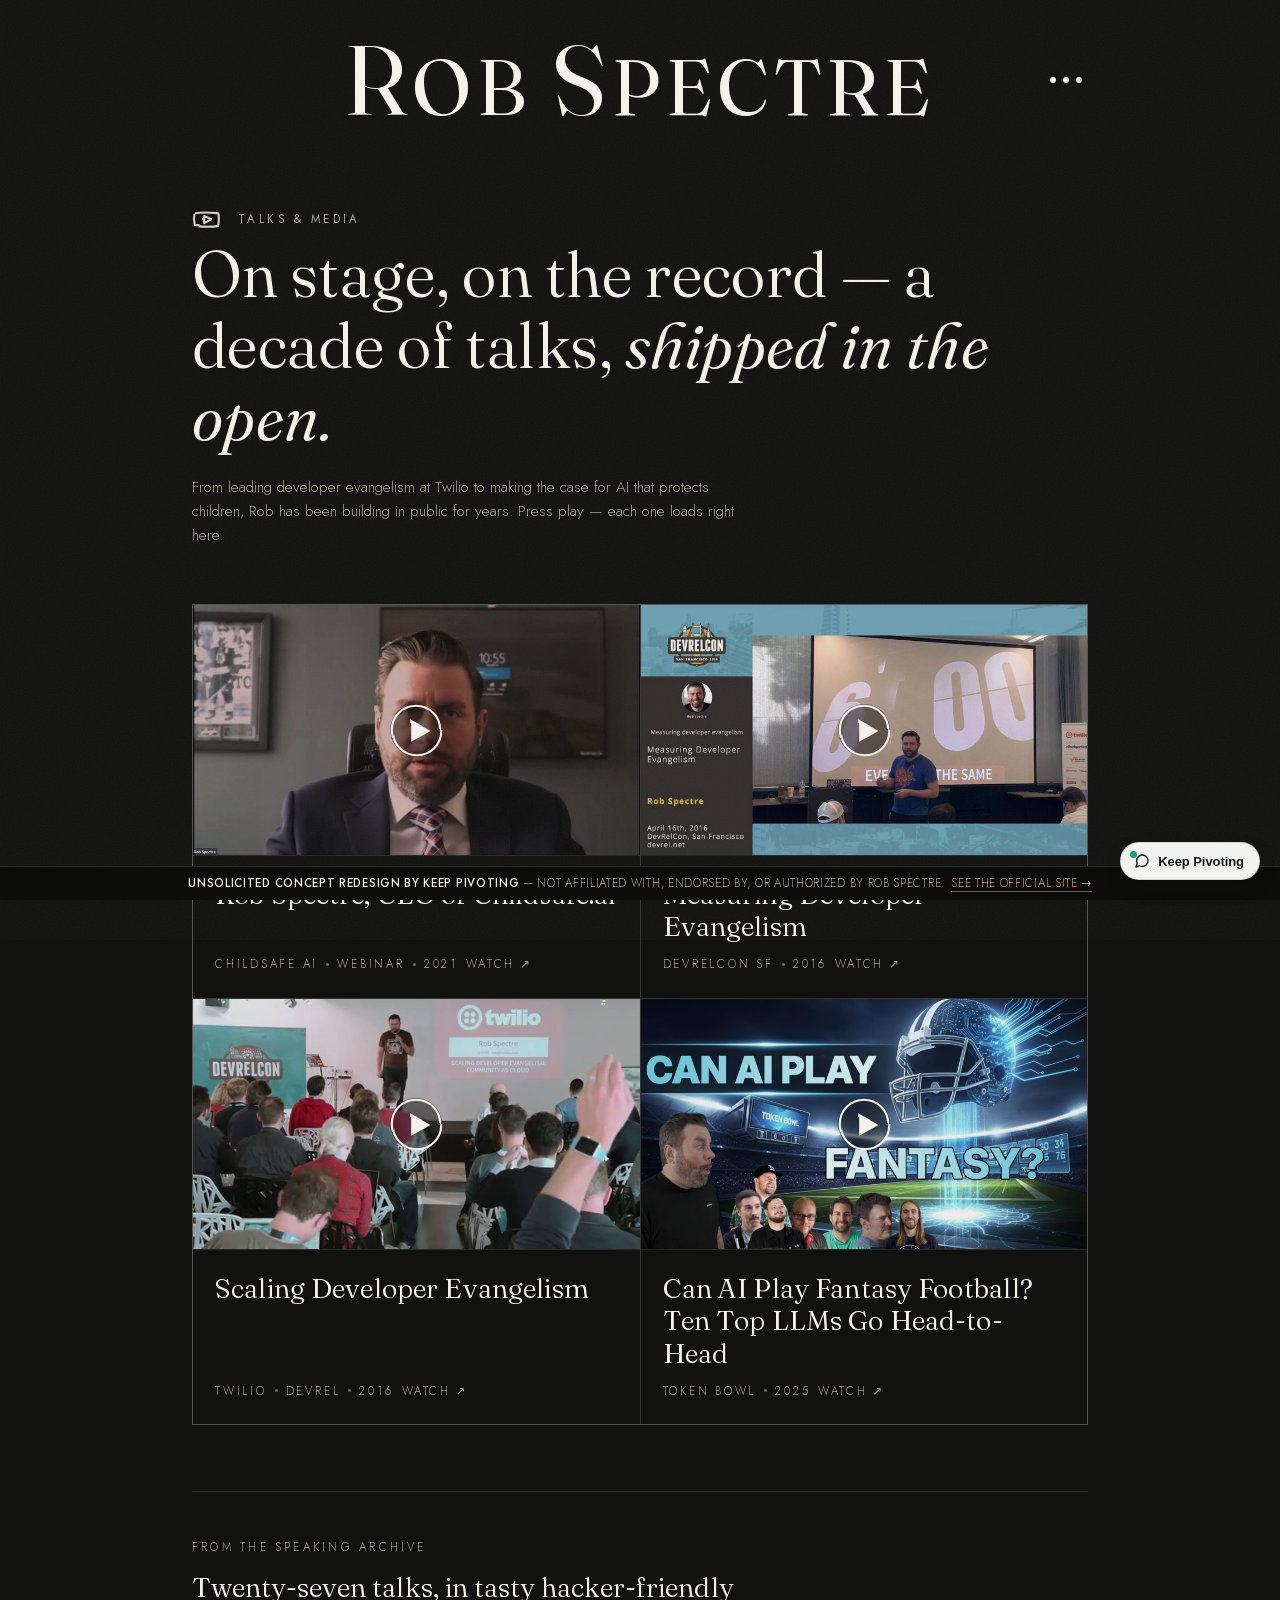
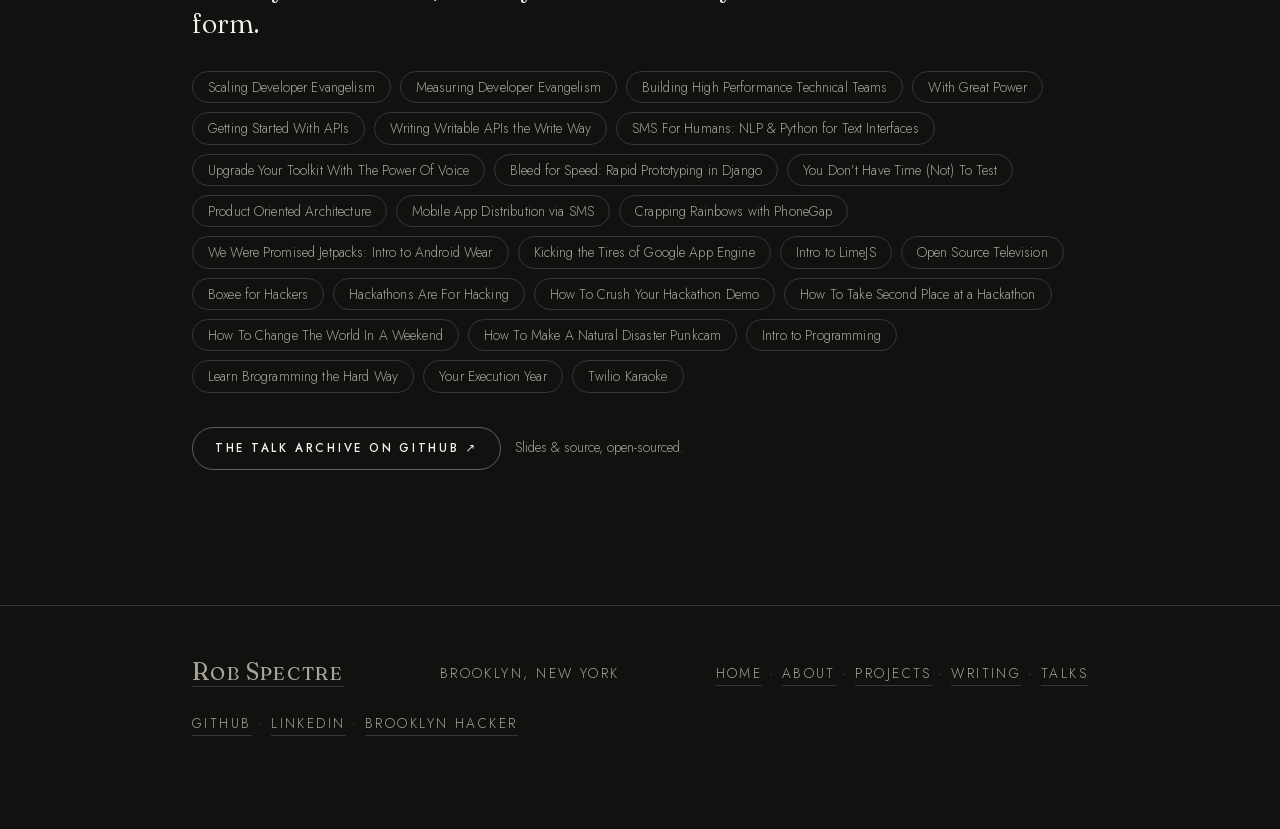
<file: talks.html>
<!doctype html>
<html lang="en">
<head>
<meta charset="utf-8">
<meta name="viewport" content="width=device-width, initial-scale=1">
<meta name="robots" content="noindex,nofollow,noarchive">
<link rel="canonical" href="https://brooklynhacker.com/">
<title>Talks & media — Rob Spectre's speaking archive</title>
<meta name="description" content="A decade of Rob Spectre's talks, shipped in the open — from scaling developer evangelism at Twilio to AI that protects children online, plus a 27-talk open-source archive.">
<meta property="og:title" content="Talks & media — Rob Spectre's speaking archive">
<meta property="og:description" content="A decade of Rob Spectre's talks, shipped in the open — from scaling developer evangelism at Twilio to AI that protects children online, plus a 27-talk open-source archive.">
<meta property="og:type" content="profile">
<meta property="og:site_name" content="Rob Spectre">
<meta name="author" content="Rob Spectre">
<meta name="twitter:card" content="summary_large_image">
<link rel="stylesheet" href="assets/site.css">
<link rel="icon" href="[data-uri]">
<script type="application/ld+json">
{"@context":"https://schema.org","@graph":[
{"@type":"Person","@id":"#rob","name":"Rob Spectre","jobTitle":"Founder & CEO, childsafe.ai","description":"Punk rock technologist building AI that keeps kids safe online. A software engineer by trade and a historian by training, and a thirteen-year veteran of SugarCRM, Boxee and Twilio, where he led developer evangelism. Founder and CEO of childsafe.ai, the world's first AI platform built to combat online child abuse.","worksFor":{"@type":"Organization","name":"childsafe.ai","description":"The world's first AI platform built to combat online child abuse — monitoring online conversations and intercepting the sale of children for sex."},"alumniOf":[{"@type":"Organization","name":"Twilio"},{"@type":"Organization","name":"Boxee"},{"@type":"Organization","name":"SugarCRM"}],"knowsAbout":["Developer Relations","Developer Evangelism","Machine Learning","Child Safety Technology","Online Child Protection","Counter Human Trafficking","APIs","Python","Twilio"],"address":{"@type":"PostalAddress","addressLocality":"Brooklyn","addressRegion":"NY","addressCountry":"US"},"sameAs":["https://github.com/RobSpectre","https://www.linkedin.com/in/rob-spectre/","https://brooklynhacker.com/","https://www.worldwithoutexploitation.org/bios/rob-spectre"],"subjectOf":[{"@id":"#v1"},{"@id":"#v2"},{"@id":"#v3"},{"@id":"#v4"}]},
{"@type":"VideoObject","@id":"#v1","name":"Can AI play FANTASY FOOTBALL? Ten top LLMs go HEAD-TO-HEAD!","description":"Rob Spectre launches Token Bowl, the first no-humans, AI-only fantasy football league, and pits ten leading large language models against each other from draft day onward.","thumbnailUrl":"assets/talks/HNgLYKFN3bw.jpg","uploadDate":"2025-09-12","contentUrl":"https://www.youtube.com/watch?v=HNgLYKFN3bw","embedUrl":"https://www.youtube-nocookie.com/embed/HNgLYKFN3bw","author":{"@id":"#rob"},"publisher":{"@type":"Person","name":"Rob Spectre"},"about":{"@id":"#rob"}},
{"@type":"VideoObject","@id":"#v2","name":"Scaling developer evangelism: Rob Spectre (Twilio)","description":"Rob Spectre on how Twilio scaled its developer evangelism team and developer-relations program.","thumbnailUrl":"assets/talks/SnokHzv53yU.jpg","uploadDate":"2016-01-12","contentUrl":"https://www.youtube.com/watch?v=SnokHzv53yU","embedUrl":"https://www.youtube-nocookie.com/embed/SnokHzv53yU","publisher":{"@type":"Organization","name":"DevRelCon"},"about":{"@id":"#rob"}},
{"@type":"VideoObject","@id":"#v3","name":"Measuring developer evangelism: Rob Spectre at DevRelCon SF 2016","description":"Rob Spectre at DevRelCon San Francisco 2016 on how Twilio measured the impact of developer evangelism.","thumbnailUrl":"assets/talks/fqmFmry9UqA.jpg","uploadDate":"2016-09-12","contentUrl":"https://www.youtube.com/watch?v=fqmFmry9UqA","embedUrl":"https://www.youtube-nocookie.com/embed/fqmFmry9UqA","publisher":{"@type":"Organization","name":"DevRelCon"},"about":{"@id":"#rob"}},
{"@type":"VideoObject","@id":"#v4","name":"Rob Spectre, CEO of Childsafe.ai","description":"Rob Spectre, CEO of childsafe.ai, on using artificial intelligence to combat the online sexual exploitation of children — recorded for a UK webinar on commercial sexual exploitation.","thumbnailUrl":"assets/talks/00Ugst6uJZE.jpg","uploadDate":"2021-03-19","contentUrl":"https://www.youtube.com/watch?v=00Ugst6uJZE","embedUrl":"https://www.youtube-nocookie.com/embed/00Ugst6uJZE","publisher":{"@type":"Organization","name":"UK Feminista"},"about":{"@id":"#rob"}},
{"@type":"ItemList","@id":"#talks","name":"Rob Spectre — speaking archive","description":"Selected talks from Rob Spectre's public speaking archive, published open-source on GitHub.","numberOfItems":27,"itemListElement":[
{"@type":"ListItem","position":1,"name":"Scaling Developer Evangelism"},
{"@type":"ListItem","position":2,"name":"Measuring Developer Evangelism"},
{"@type":"ListItem","position":3,"name":"Building High Performance Technical Teams"},
{"@type":"ListItem","position":4,"name":"With Great Power"},
{"@type":"ListItem","position":5,"name":"Getting Started With APIs"},
{"@type":"ListItem","position":6,"name":"Writing Writable APIs the Write Way"},
{"@type":"ListItem","position":7,"name":"SMS For Humans: Using NLP and Python To Build Text Interfaces Fat Fingers Can Use"},
{"@type":"ListItem","position":8,"name":"Upgrade Your Toolkit With The Power Of Voice"},
{"@type":"ListItem","position":9,"name":"Bleed for Speed: Rapid Prototyping in Django"},
{"@type":"ListItem","position":10,"name":"You Don't Have Time (Not) To Test"},
{"@type":"ListItem","position":11,"name":"Product Oriented Architecture"},
{"@type":"ListItem","position":12,"name":"Mobile App Distribution via SMS"},
{"@type":"ListItem","position":13,"name":"Crapping Rainbows with PhoneGap"},
{"@type":"ListItem","position":14,"name":"We Were Promised Jetpacks: An Introduction to Android Wear"},
{"@type":"ListItem","position":15,"name":"Kicking the Tires of Google App Engine"},
{"@type":"ListItem","position":16,"name":"Intro to LimeJS"},
{"@type":"ListItem","position":17,"name":"Open Source Television"},
{"@type":"ListItem","position":18,"name":"Boxee for Hackers"},
{"@type":"ListItem","position":19,"name":"Hackathons Are For Hacking"},
{"@type":"ListItem","position":20,"name":"How To Crush Your Hackathon Demo"},
{"@type":"ListItem","position":21,"name":"How To Take Second Place at a Hackathon"},
{"@type":"ListItem","position":22,"name":"How To Change The World In A Weekend"},
{"@type":"ListItem","position":23,"name":"How To Make A Natural Disaster Punkcam"},
{"@type":"ListItem","position":24,"name":"Intro to Programming"},
{"@type":"ListItem","position":25,"name":"Learn Brogramming the Hard Way"},
{"@type":"ListItem","position":26,"name":"Your Execution Year"},
{"@type":"ListItem","position":27,"name":"Twilio Karaoke"}
]}
]}
</script>
<script>
(function(){try{var q=new URLSearchParams(location.search);if(q.get('static')==='1'){document.documentElement.classList.add('static');}var sh=parseInt(q.get('shift')||'0',10);if(sh>0){var st=document.createElement('style');st.textContent='body{transform:translateY(-'+sh+'px)} .nav,.sb-badge,.ribbon{position:absolute!important}';document.head.appendChild(st);}}catch(e){}})();
</script>
<style>
.talks-page{padding-top:max(calc(var(--sec-pad) + 20px),calc(var(--wm-big) + 86px))}
.talks h2{max-width:16em;margin:22px 0 0}
.talks .lede{margin:22px 0 0;max-width:56ch;color:var(--muted);font-size:var(--h6);line-height:1.6}
.talk-grid{display:grid;grid-template-columns:repeat(auto-fit,minmax(min(100%,340px),1fr));gap:1px;background:var(--faint);border:1px solid var(--faint);margin-top:56px}
a.talk{background:var(--paper);display:flex;flex-direction:column;text-decoration:none;color:var(--ink);position:relative;transition:background .35s ease}
a.talk:hover,a.talk:focus-visible{background:var(--paper-2)}
.talk-media{position:relative;aspect-ratio:16/9;overflow:hidden;background:#000;border-bottom:1px solid var(--faint)}
.talk-media img{width:100%;height:100%;object-fit:cover;object-position:center;display:block;filter:grayscale(.18) contrast(1.02) brightness(.92);transition:transform .6s cubic-bezier(.4,0,.2,1),filter .4s ease}
a.talk:hover .talk-media img,a.talk:focus-visible .talk-media img{transform:scale(1.045);filter:none}
.talk-media iframe{position:absolute;inset:0;width:100%;height:100%;border:0}
.play{position:absolute;left:50%;top:50%;width:62px;height:62px;transform:translate(-50%,-50%);pointer-events:none;transition:transform .3s ease}
.play::before{content:"";position:absolute;inset:5px;border-radius:50%;background:rgba(17,17,16,.5);backdrop-filter:blur(1px)}
.play svg{position:relative;width:100%;height:100%}
.play .ptri{fill:var(--ink);stroke:none}
a.talk:hover .play,a.talk:focus-visible .play{transform:translate(-50%,-50%) scale(1.09)}
.talk-body{padding:22px 22px 24px;display:flex;flex-direction:column;gap:12px;flex:1}
.talk-ttl{font-family:var(--serif);font-weight:340;font-size:var(--h3);line-height:1.2;letter-spacing:.005em}
.talk-meta{margin-top:auto;font-size:var(--eyebrow);letter-spacing:.24em;text-transform:uppercase;color:var(--muted);display:flex;gap:.7em;align-items:center;flex-wrap:wrap}
.talk-meta .dot{width:3px;height:3px;border-radius:50%;background:currentColor;opacity:.6}
.talk-watch{display:inline-flex;gap:.5em;align-items:center;font-size:var(--eyebrow);letter-spacing:.22em;text-transform:uppercase;color:var(--muted);transition:color .3s ease}
a.talk:hover .talk-watch,a.talk:focus-visible .talk-watch{color:var(--ink)}
.archive{margin-top:66px;padding-top:46px;border-top:1px solid var(--faint)}
.archive .k{font-size:var(--eyebrow);letter-spacing:.28em;text-transform:uppercase;color:var(--muted)}
.archive .aline{font-family:var(--serif);font-weight:340;font-size:var(--h3);margin-top:14px;max-width:22em;line-height:1.3}
.talk-chips{list-style:none;display:flex;flex-wrap:wrap;gap:9px;margin:30px 0 0;padding:0}
.talk-chips li{font-size:var(--small);letter-spacing:.01em;color:var(--muted);border:1px solid var(--faint);border-radius:999px;padding:7px 15px;line-height:1.2;transition:color .25s ease,border-color .25s ease}
.talk-chips li:hover{color:var(--ink);border-color:var(--ink)}
.archive .cta-row{margin-top:34px;display:flex;gap:14px;flex-wrap:wrap;align-items:center}
.archive .cta-note{font-size:var(--small);color:var(--muted)}
</style>
</head>
<body>

<svg width="0" height="0" style="position:absolute" aria-hidden="true" focusable="false">
  <defs>
    <filter id="rough" x="-8%" y="-8%" width="116%" height="116%"><feTurbulence type="fractalNoise" baseFrequency="0.013 0.021" numOctaves="2" seed="11" result="n"/><feDisplacementMap in="SourceGraphic" in2="n" scale="4.5"/></filter>
    <filter id="rough2" x="-8%" y="-8%" width="116%" height="116%"><feTurbulence type="fractalNoise" baseFrequency="0.0135 0.0205" numOctaves="2" seed="3" result="n"/><feDisplacementMap in="SourceGraphic" in2="n" scale="4.9"/></filter>
    <filter id="rough3" x="-8%" y="-8%" width="116%" height="116%"><feTurbulence type="fractalNoise" baseFrequency="0.0125 0.0215" numOctaves="2" seed="24" result="n"/><feDisplacementMap in="SourceGraphic" in2="n" scale="4.2"/></filter>
    <filter id="rough4" x="-8%" y="-8%" width="116%" height="116%"><feTurbulence type="fractalNoise" baseFrequency="0.013 0.021" numOctaves="2" seed="8" result="n"/><feDisplacementMap in="SourceGraphic" in2="n" scale="4.7"/></filter>
  </defs>
</svg>

<header class="nav">
  <a class="wordmark" href="index.html" aria-label="Rob Spectre — home"><span class="cap">R</span><span class="sc">OB&nbsp;</span><span class="cap">S</span><span class="sc">PECTRE</span><svg class="wm-line" viewBox="0 0 200 10" aria-hidden="true" focusable="false"><path pathLength="1" d="M4,6.4 C36,3.2 78,7.6 118,5 C148,3.2 176,6 196,4.4"/></svg></a>
  <button class="menu-btn" id="menuBtn" aria-expanded="false" aria-controls="overlay" aria-label="Open menu"><i></i><i></i><i></i></button>
</header>

<div class="overlay" id="overlay" role="dialog" aria-modal="true" aria-label="Menu">
  <button class="ol-close" id="menuClose">Close</button>
  <nav>
    <a class="ol-link" href="index.html">Home</a>
    <a class="ol-link" href="about.html">About Rob</a>
    <a class="ol-link" href="projects.html">What I'm building</a>
    <a class="ol-link" href="writing.html">Writing</a>
    <a class="ol-link" href="talks.html" aria-current="page">Talks &amp; media</a>
    <a class="ol-link" href="index.html#contact">Say hello</a>
  </nav>
  <div class="ol-meta">
    <a href="https://github.com/RobSpectre" target="_blank" rel="noopener">GitHub &#8599;</a>
    <a href="https://www.linkedin.com/in/rob-spectre/" target="_blank" rel="noopener">LinkedIn &#8599;</a>
    <a href="https://brooklynhacker.com/" target="_blank" rel="noopener">Brooklyn Hacker &#8599;</a>
    <span>Brooklyn, New York</span>
  </div>
</div>

<main>
<section class="sec talks talks-page" id="top">
  <p class="eyebrow rv">
    <svg class="glyph doodle" viewBox="0 0 64 44" xmlns="http://www.w3.org/2000/svg" aria-hidden="true">
      <path style="--i:0" pathLength="1" d="M8,9 C26,6 44,8 56,9 C58,18 57,29 56,36 C40,39 22,38 8,36 C6,28 6,17 8,9"/><path style="--i:1" pathLength="1" d="M26,15 L41,22 L26,30 L26,15"/>
    </svg>
    Talks &amp; media
  </p>
  <h1 class="rv" style="--d:1">On stage, on the record &mdash; a decade of talks, <span class="it">shipped in the open.</span></h1>
  <p class="lede rv" style="--d:2">From leading developer evangelism at Twilio to making the case for AI that protects children, Rob has been building in public for years. Press play &mdash; each one loads right here.</p>

  <div class="talk-grid">
    <a class="talk rv" href="https://www.youtube.com/watch?v=00Ugst6uJZE" data-yt="00Ugst6uJZE" target="_blank" rel="noopener">
      <span class="talk-media">
        <img src="assets/talks/00Ugst6uJZE.jpg" alt="Rob Spectre, CEO of childsafe.ai speaking about AI that protects children online" loading="lazy" width="800" height="450">
        <span class="play" aria-hidden="true"><svg class="doodle" viewBox="0 0 64 64" xmlns="http://www.w3.org/2000/svg"><path class="pring" style="--i:0" pathLength="1" d="M32,7 C46,7 57,18 57,32 C57,46 46,57 32,57 C18,57 7,46 7,32 C7,18 18,7 32,7"/><path class="ptri" style="--i:1" d="M26,21 L46,32 L26,43 Z"/></svg></span>
      </span>
      <span class="talk-body">
        <span class="talk-ttl">Rob Spectre, CEO of Childsafe.ai</span>
        <span class="talk-meta"><span>childsafe.ai</span><span class="dot"></span><span>Webinar</span><span class="dot"></span><span>2021</span><span class="talk-watch">Watch &#8599;</span></span>
      </span>
    </a>
    <a class="talk rv" href="https://www.youtube.com/watch?v=fqmFmry9UqA" data-yt="fqmFmry9UqA" target="_blank" rel="noopener">
      <span class="talk-media">
        <img src="assets/talks/fqmFmry9UqA.jpg" alt="Rob Spectre on measuring developer evangelism at DevRelCon San Francisco 2016" loading="lazy" width="800" height="450">
        <span class="play" aria-hidden="true"><svg class="doodle" viewBox="0 0 64 64" xmlns="http://www.w3.org/2000/svg"><path class="pring" style="--i:0" pathLength="1" d="M32,7 C46,7 57,18 57,32 C57,46 46,57 32,57 C18,57 7,46 7,32 C7,18 18,7 32,7"/><path class="ptri" style="--i:1" d="M26,21 L46,32 L26,43 Z"/></svg></span>
      </span>
      <span class="talk-body">
        <span class="talk-ttl">Measuring Developer Evangelism</span>
        <span class="talk-meta"><span>DevRelCon SF</span><span class="dot"></span><span>2016</span><span class="talk-watch">Watch &#8599;</span></span>
      </span>
    </a>
    <a class="talk rv" href="https://www.youtube.com/watch?v=SnokHzv53yU" data-yt="SnokHzv53yU" target="_blank" rel="noopener">
      <span class="talk-media">
        <img src="assets/talks/SnokHzv53yU.jpg" alt="Rob Spectre speaking on scaling developer evangelism at Twilio" loading="lazy" width="800" height="450">
        <span class="play" aria-hidden="true"><svg class="doodle" viewBox="0 0 64 64" xmlns="http://www.w3.org/2000/svg"><path class="pring" style="--i:0" pathLength="1" d="M32,7 C46,7 57,18 57,32 C57,46 46,57 32,57 C18,57 7,46 7,32 C7,18 18,7 32,7"/><path class="ptri" style="--i:1" d="M26,21 L46,32 L26,43 Z"/></svg></span>
      </span>
      <span class="talk-body">
        <span class="talk-ttl">Scaling Developer Evangelism</span>
        <span class="talk-meta"><span>Twilio</span><span class="dot"></span><span>DevRel</span><span class="dot"></span><span>2016</span><span class="talk-watch">Watch &#8599;</span></span>
      </span>
    </a>
    <a class="talk rv" href="https://www.youtube.com/watch?v=HNgLYKFN3bw" data-yt="HNgLYKFN3bw" target="_blank" rel="noopener">
      <span class="talk-media">
        <img src="assets/talks/HNgLYKFN3bw.jpg" alt="Rob Spectre presenting Token Bowl, his AI-only fantasy football league" loading="lazy" width="800" height="450">
        <span class="play" aria-hidden="true"><svg class="doodle" viewBox="0 0 64 64" xmlns="http://www.w3.org/2000/svg"><path class="pring" style="--i:0" pathLength="1" d="M32,7 C46,7 57,18 57,32 C57,46 46,57 32,57 C18,57 7,46 7,32 C7,18 18,7 32,7"/><path class="ptri" style="--i:1" d="M26,21 L46,32 L26,43 Z"/></svg></span>
      </span>
      <span class="talk-body">
        <span class="talk-ttl">Can AI Play Fantasy Football? Ten Top LLMs Go Head-to-Head</span>
        <span class="talk-meta"><span>Token Bowl</span><span class="dot"></span><span>2025</span><span class="talk-watch">Watch &#8599;</span></span>
      </span>
    </a>
  </div>

  <div class="archive rv" style="--d:2">
    <p class="k">From the speaking archive</p>
    <p class="aline">Twenty-seven talks, in tasty hacker-friendly form.</p>
    <ul class="talk-chips" aria-label="Selected talks from Rob Spectre's speaking archive">
      <li>Scaling Developer Evangelism</li>
      <li>Measuring Developer Evangelism</li>
      <li>Building High Performance Technical Teams</li>
      <li>With Great Power</li>
      <li>Getting Started With APIs</li>
      <li>Writing Writable APIs the Write Way</li>
      <li>SMS For Humans: NLP &amp; Python for Text Interfaces</li>
      <li>Upgrade Your Toolkit With The Power Of Voice</li>
      <li>Bleed for Speed: Rapid Prototyping in Django</li>
      <li>You Don&rsquo;t Have Time (Not) To Test</li>
      <li>Product Oriented Architecture</li>
      <li>Mobile App Distribution via SMS</li>
      <li>Crapping Rainbows with PhoneGap</li>
      <li>We Were Promised Jetpacks: Intro to Android Wear</li>
      <li>Kicking the Tires of Google App Engine</li>
      <li>Intro to LimeJS</li>
      <li>Open Source Television</li>
      <li>Boxee for Hackers</li>
      <li>Hackathons Are For Hacking</li>
      <li>How To Crush Your Hackathon Demo</li>
      <li>How To Take Second Place at a Hackathon</li>
      <li>How To Change The World In A Weekend</li>
      <li>How To Make A Natural Disaster Punkcam</li>
      <li>Intro to Programming</li>
      <li>Learn Brogramming the Hard Way</li>
      <li>Your Execution Year</li>
      <li>Twilio Karaoke</li>
    </ul>
    <div class="cta-row">
      <a class="pill" href="https://github.com/RobSpectre/Talks" target="_blank" rel="noopener">The talk archive on GitHub &#8599;</a>
      <span class="cta-note">Slides &amp; source, open-sourced.</span>
    </div>
  </div>
</section>
</main>

<footer class="footer">
  <a class="wordmark" href="index.html" aria-label="Rob Spectre"><span class="cap">R</span><span class="sc">OB&nbsp;</span><span class="cap">S</span><span class="sc">PECTRE</span></a>
  <p class="fm">Brooklyn, New York</p>
  <p class="fm"><a href="index.html">Home</a> &middot; <a href="about.html">About</a> &middot; <a href="projects.html">Projects</a> &middot; <a href="writing.html">Writing</a> &middot; <a href="talks.html">Talks</a></p>
  <p class="fm"><a href="https://github.com/RobSpectre" target="_blank" rel="noopener">GitHub</a> &middot; <a href="https://www.linkedin.com/in/rob-spectre/" target="_blank" rel="noopener">LinkedIn</a> &middot; <a href="https://brooklynhacker.com/" target="_blank" rel="noopener">Brooklyn Hacker</a></p>
</footer>

<script src="assets/site.js" defer></script>
<script>
(function(){
  try{ if(new URLSearchParams(location.search).get('static')==='1') return; }catch(e){ return; }
  var cards = document.querySelectorAll('a.talk[data-yt]');
  for(var i=0;i<cards.length;i++){
    cards[i].addEventListener('click', function(e){
      if(e.metaKey||e.ctrlKey||e.shiftKey||e.altKey||e.button!==0) return;
      var media = this.querySelector('.talk-media'); var id = this.getAttribute('data-yt');
      if(!media || !id || media.querySelector('iframe')) return;
      e.preventDefault();
      var ttlEl = this.querySelector('.talk-ttl');
      var f = document.createElement('iframe');
      f.src = 'https://www.youtube-nocookie.com/embed/' + id + '?autoplay=1&rel=0';
      f.title = ttlEl ? ttlEl.textContent : 'Video';
      f.loading = 'lazy';
      f.setAttribute('allow','accelerometer; autoplay; clipboard-write; encrypted-media; gyroscope; picture-in-picture; web-share');
      f.setAttribute('allowfullscreen',''); f.setAttribute('referrerpolicy','strict-origin-when-cross-origin');
      media.innerHTML = ''; media.appendChild(f);
    });
  }
})();
</script>
<!-- ===== Keep Pivoting concept-disclaimer strip (Category B · real person · mandatory) ===== -->
<style id="varv-disclaimer-css">
  body{padding-bottom:40px}
  #varv-disclaimer{position:fixed;left:0;right:0;bottom:0;z-index:2147482000;
    display:flex;justify-content:center;align-items:center;gap:.55em;flex-wrap:wrap;
    padding:8px 16px;font-family:'Jost',ui-sans-serif,system-ui,sans-serif;
    font-size:11.5px;line-height:1.4;letter-spacing:.06em;text-transform:uppercase;
    background:#0c0c0b;color:#a8a498;border-top:1px solid rgba(168,164,152,.22);text-align:center}
  #varv-disclaimer a{color:#c9a36a;text-decoration:none;border-bottom:1px solid rgba(201,163,106,.5)}
  #varv-disclaimer a:hover{border-color:#c9a36a}
  #varv-disclaimer b{color:#f4f2ec;font-weight:500}
  @media(max-width:560px){#varv-disclaimer{font-size:10.5px;padding:7px 12px}body{padding-bottom:58px}}
</style>
<div id="varv-disclaimer" role="note">
  <span><b>Unsolicited concept redesign by Keep Pivoting</b> &mdash; not affiliated with, endorsed by, or authorized by Rob Spectre.</span>
  <a href="https://brooklynhacker.com/" target="_blank" rel="noopener">See the official site &rarr;</a>
</div>

<!-- ===== Keep Pivoting "ask your AI" popup (static-safe · ~10s · bottom-right · Category-B non-first-name) ===== -->

<script id="varv-popup-js">
/* ===== varv-popup-js (Keep Pivoting) — single self-contained builder, hydration-safe ===== */
(function(){
  "use strict";
  var CSS = `/* ===== varv-popup-css (Keep Pivoting outreach popup + persistent launcher) ===== */
/* --- persistent launcher (never fully dismissable; collapses here) --- */
#vp-fab{
  position:fixed; right:20px; bottom:20px; z-index:2147482999;
  display:inline-flex; align-items:center; gap:8px;
  padding:10px 15px 10px 13px; border-radius:999px;
  cursor:pointer; border:1px solid rgba(20,21,26,.14);
  background:rgba(252,252,251,.96); color:#14151a;
  box-shadow:0 8px 26px -10px rgba(15,16,20,.42), 0 2px 6px -2px rgba(15,16,20,.2);
  font-family:-apple-system,BlinkMacSystemFont,"Segoe UI",Inter,Roboto,Helvetica,Arial,sans-serif;
  font-size:13px; font-weight:650; letter-spacing:-.005em; line-height:1;
  -webkit-backdrop-filter:saturate(1.1) blur(8px); backdrop-filter:saturate(1.1) blur(8px);
  transition:transform .12s ease, box-shadow .12s ease;
}
#vp-fab:hover{ transform:translateY(-1px); box-shadow:0 14px 32px -10px rgba(15,16,20,.5); }
#vp-fab:active{ transform:translateY(0); }
#vp-fab[hidden]{ display:none; }
#vp-fab .vp-fab-ic{ display:inline-flex; width:16px; height:16px; }
#vp-fab .vp-fab-ic svg{ width:16px; height:16px; display:block; }
#vp-fab .vp-fab-dot{
  position:absolute; top:8px; left:9px; width:7px; height:7px; border-radius:50%;
  background:#10a37f; box-shadow:0 0 0 0 rgba(16,163,127,.55);
  animation:vp-pulse 2.4s ease-out infinite;
}
@keyframes vp-pulse{ 0%{box-shadow:0 0 0 0 rgba(16,163,127,.5)} 70%{box-shadow:0 0 0 7px rgba(16,163,127,0)} 100%{box-shadow:0 0 0 0 rgba(16,163,127,0)} }
@media (prefers-reduced-motion:reduce){ #vp-fab .vp-fab-dot{ animation:none; } }

/* --- the card --- */
#varv-popup{
  position:fixed;
  right:20px; bottom:20px;
  z-index:2147483000;
  width:340px; max-width:calc(100vw - 32px);
  box-sizing:border-box;
  opacity:0; visibility:hidden; pointer-events:none;
  transform:translateY(14px);
  color:#14151a;
  background:rgba(252,252,251,.94);
  -webkit-backdrop-filter:saturate(1.1) blur(8px); backdrop-filter:saturate(1.1) blur(8px);
  border:1px solid rgba(20,21,26,.14);
  border-radius:16px;
  box-shadow:0 18px 50px -12px rgba(15,16,20,.34), 0 2px 8px -2px rgba(15,16,20,.18);
  font-family:-apple-system,BlinkMacSystemFont,"Segoe UI",Inter,Roboto,Helvetica,Arial,sans-serif;
  -webkit-font-smoothing:antialiased;
  overflow:hidden;
}
#varv-popup.is-open{
  opacity:1; visibility:visible; pointer-events:auto;
  transform:translateY(0);
  transition:opacity .5s ease, transform .5s cubic-bezier(.22,.61,.36,1);
}
#varv-popup.varv-static{ transition:none !important; }
#varv-popup.varv-static.is-open{ transition:none !important; }
@media (prefers-reduced-motion:reduce){
  #varv-popup, #varv-popup.is-open{ transition:none !important; }
}
#varv-popup .vp-inner{ padding:16px 14px; }
#varv-popup .vp-eyebrow{
  margin:0 2px 8px; font-size:11px; font-weight:700; letter-spacing:.08em;
  text-transform:uppercase; opacity:.55;
}
#varv-popup .vp-tag{
  margin:0 2px 12px; font-size:14px; line-height:1.4; font-weight:560;
  letter-spacing:-.005em; color:inherit;
}
#varv-popup .vp-ai{ display:grid; gap:7px; margin:0 0 11px; }
#varv-popup .vp-ai a{
  display:flex; align-items:center; justify-content:center; gap:8px;
  text-decoration:none; text-align:center;
  padding:10px 12px; border-radius:10px;
  font-size:13px; font-weight:600; letter-spacing:-.005em;
  color:inherit;
  background:rgba(20,21,26,.035);
  border:1px solid rgba(20,21,26,.16);
  transition:background .15s ease, border-color .15s ease, transform .05s ease;
}
#varv-popup .vp-ai a:hover{ background:rgba(20,21,26,.075); border-color:rgba(20,21,26,.3); }
#varv-popup .vp-ai a:active{ transform:translateY(.5px); }
#varv-popup.varv-static .vp-ai a{ transition:none; }
#varv-popup .vp-ai .vp-dot{ width:7px; height:7px; border-radius:50%; flex:none; }
#varv-popup .vp-book{
  display:flex; align-items:center; justify-content:center; gap:6px;
  text-decoration:none; text-align:center;
  padding:12px 14px; border-radius:11px;
  font-size:14px; font-weight:700; letter-spacing:-.01em;
  color:#fcfcfb; background:#14151a;
  border:1px solid #14151a;
  transition:opacity .15s ease, transform .05s ease;
}
#varv-popup .vp-book:hover{ opacity:.9; }
#varv-popup .vp-book:active{ transform:translateY(.5px); }
#varv-popup.varv-static .vp-book{ transition:none; }
/* minimize (—) — collapses to the launcher, never a hard dismiss */
#varv-popup .vp-close{
  position:absolute; top:8px; right:8px; z-index:2;
  width:28px; height:28px; padding:0;
  display:flex; align-items:center; justify-content:center;
  border-radius:50%; cursor:pointer;
  color:#14151a; background:rgba(20,21,26,.08);
  border:0; font-size:18px; line-height:1;
}
#varv-popup .vp-close:hover{ background:rgba(20,21,26,.16); }
#varv-popup a:focus-visible,
#varv-popup button:focus-visible,
#vp-fab:focus-visible{ outline:2px solid #4f7cff; outline-offset:2px; }
@media (prefers-color-scheme:dark){
  #vp-fab{
    color:#f2f3f5; background:rgba(24,25,29,.94); border-color:rgba(255,255,255,.14);
    box-shadow:0 8px 26px -10px rgba(0,0,0,.6), 0 2px 6px -2px rgba(0,0,0,.4);
  }
  #varv-popup{
    color:#f2f3f5;
    background:rgba(24,25,29,.92);
    border-color:rgba(255,255,255,.14);
    box-shadow:0 18px 50px -12px rgba(0,0,0,.6), 0 2px 8px -2px rgba(0,0,0,.4);
  }
  #varv-popup .vp-ai a{ background:rgba(255,255,255,.05); border-color:rgba(255,255,255,.18); }
  #varv-popup .vp-ai a:hover{ background:rgba(255,255,255,.1); border-color:rgba(255,255,255,.34); }
  #varv-popup .vp-book{ color:#14151a; background:#f2f3f5; border-color:#f2f3f5; }
  #varv-popup .vp-close{ color:#f2f3f5; background:rgba(255,255,255,.12); }
  #varv-popup .vp-close:hover{ background:rgba(255,255,255,.2); }
}
@media (max-width:400px){
  #varv-popup{ right:12px; left:12px; bottom:16px; width:auto; }
  #vp-fab{ right:12px; bottom:12px; }
}
/* ===== end varv-popup-css ===== */`;
  var HTML = `<button type="button" id="vp-fab" aria-label="Open note from Keep Pivoting">
  <span class="vp-fab-dot" aria-hidden="true"></span>
  <span class="vp-fab-ic" aria-hidden="true"><svg viewBox="0 0 24 24" fill="none" stroke="currentColor" stroke-width="2" stroke-linecap="round" stroke-linejoin="round"><path d="M21 11.5a8.38 8.38 0 0 1-.9 3.8 8.5 8.5 0 0 1-7.6 4.7 8.38 8.38 0 0 1-3.8-.9L3 21l1.9-5.7a8.38 8.38 0 0 1-.9-3.8 8.5 8.5 0 0 1 4.7-7.6 8.38 8.38 0 0 1 3.8-.9h.5a8.48 8.48 0 0 1 8 8v.5z"></path></svg></span>
  Keep Pivoting
</button>
<div id="varv-popup" role="dialog" aria-label="A note from Keep Pivoting" aria-live="polite">
  <button type="button" class="vp-close" aria-label="Minimize">&minus;</button>
  <div class="vp-inner">
    <p class="vp-eyebrow">Built by Keep Pivoting</p>
    <p class="vp-tag">Don&rsquo;t take our word for it &mdash; ask your AI which site wins you business.</p>
    <div class="vp-ai">
      <a id="vp-chatgpt" href="#" target="_blank" rel="noopener">
        <span class="vp-dot" style="background:#10a37f"></span> Ask ChatGPT
      </a>
      <a id="vp-claude" href="#" target="_blank" rel="noopener">
        <span class="vp-dot" style="background:#d97757"></span> Ask Claude
      </a>
      <a id="vp-perplexity" href="#" target="_blank" rel="noopener">
        <span class="vp-dot" style="background:#20b8cd"></span> Ask Perplexity
      </a>
    </div>
    <a class="vp-book" href="https://cal.com/keep-pivoting/30min" target="_blank" rel="noopener">Book a call &rarr;</a>
  </div>
</div>`;
  var VARV_PROMPT = "I'm Rob Spectre. Compare strictly these two websites and nothing else \u2014 my current site: https://brooklynhacker.com/ \u2014 and a redesign an agency built for me, unsolicited, as a working demo: https://rob-spectre.keeppivoting.com/. Actually open and read both before you answer.\n\nStep 1 \u2014 the comparison. Present it as one table and nothing else yet. Rows: what a founder deciding whether to pitch me sees \u00b7 what an LP doing quiet diligence sees \u00b7 what an AI answering a question about my firm sees \u00b7 what staying on my current site costs me over the next 12 months. Be blunt in every cell \u2014 no hedging, no praise padding.\n\nStep 2 \u2014 stop and make it about me. Do not give a verdict yet. Instead ask me: \"What do you most want this site to do for Rob Spectre over the next 12 months?\" \u2014 then, using what you actually saw on my two sites, give me exactly 4 numbered options tailored to my firm (not generic \u2014 each grounded in my real thesis, stage, portfolio, or audience). Tell me to reply with the number that fits best. Then wait for my answer.\n\nStep 3 \u2014 branch on my pick. Once I reply, continue for the goal I chose: give me a straight verdict on whether my current site serves that specific goal, what the redesign does differently for it, and the two or three highest-leverage things that goal actually needs. A recommendation against my goal, not a checklist.\n\nStep 4 \u2014 the close. End by telling me plainly whether a 15-minute call with the team that built the demo is worth my time for the goal I picked, and what they'd concretely help me do. If it's worth it, say so directly.";

  function build(){
    if(document.getElementById('varv-popup') || document.getElementById('vp-fab')) return; // idempotent
    var st = document.createElement('style'); st.id = 'varv-popup-css'; st.textContent = CSS;
    document.head.appendChild(st);
    var tmp = document.createElement('div'); tmp.innerHTML = HTML;
    while(tmp.firstChild) document.body.appendChild(tmp.firstChild);
    wire();
  }

  function wire(){
    var el  = document.getElementById('varv-popup');
    var fab = document.getElementById('vp-fab');
    if(!el || !fab) return;
    var qStatic = false;
    try{ qStatic = new URLSearchParams(location.search).get('static') === '1'; }catch(e){}
    var reduce = false;
    try{ reduce = window.matchMedia('(prefers-reduced-motion: reduce)').matches; }catch(e){}
    var STATIC = qStatic || reduce;
    if(STATIC) el.classList.add('varv-static');

    var KEY = 'varv_popup_minimized_v5';
    var TTL = 30 * 24 * 60 * 60 * 1000;
    function minimizedRecently(){
      try{ var t = parseInt(localStorage.getItem(KEY), 10); return t && (Date.now() - t) < TTL; }
      catch(e){ return false; }
    }
    function remember(){ try{ localStorage.setItem(KEY, String(Date.now())); }catch(e){} }

    var q = encodeURIComponent(VARV_PROMPT);
    var set = function(id, base){ var a = document.getElementById(id); if(a) a.href = base + q; };
    set('vp-chatgpt',    'https://chatgpt.com/?q=');
    set('vp-claude',     'https://claude.ai/new?q=');
    set('vp-perplexity', 'https://www.perplexity.ai/search?q=');

    function focusables(){
      return Array.prototype.slice.call(
        el.querySelectorAll('a[href], button:not([hidden]), [tabindex]:not([tabindex="-1"])')
      ).filter(function(n){ return n.offsetParent !== null || n === document.activeElement; });
    }
    function onKeydown(e){
      if(e.key === 'Escape'){ minimize(true); return; }
      if(e.key !== 'Tab') return;
      var f = focusables(); if(!f.length) return;
      var first = f[0], last = f[f.length - 1];
      if(e.shiftKey && document.activeElement === first){ e.preventDefault(); last.focus(); }
      else if(!e.shiftKey && document.activeElement === last){ e.preventDefault(); first.focus(); }
    }
    function onDocClick(e){
      if(el.classList.contains('is-open') && !el.contains(e.target) && e.target !== fab && !fab.contains(e.target)){
        minimize(false);
      }
    }
    function open(){
      el.classList.add('is-open');
      fab.hidden = true;
      document.addEventListener('keydown', onKeydown, true);
      setTimeout(function(){ document.addEventListener('click', onDocClick, true); }, 0);
      var c = el.querySelector('.vp-close'); if(c) c.focus();
    }
    function minimize(persist){
      el.classList.remove('is-open');
      fab.hidden = false;
      document.removeEventListener('keydown', onKeydown, true);
      document.removeEventListener('click', onDocClick, true);
      if(persist) remember();
    }
    var closeBtn = el.querySelector('.vp-close');
    if(closeBtn) closeBtn.addEventListener('click', function(){ minimize(true); });
    fab.addEventListener('click', open);

    if(STATIC){ open(); }
    else { fab.hidden = false; if(!minimizedRecently()) setTimeout(open, 10000); }
  }

  if(document.readyState === 'complete') build();
  else window.addEventListener('load', build);
})();
/* ===== end varv-popup-js ===== */

</script>

</body>
</html>
</file>
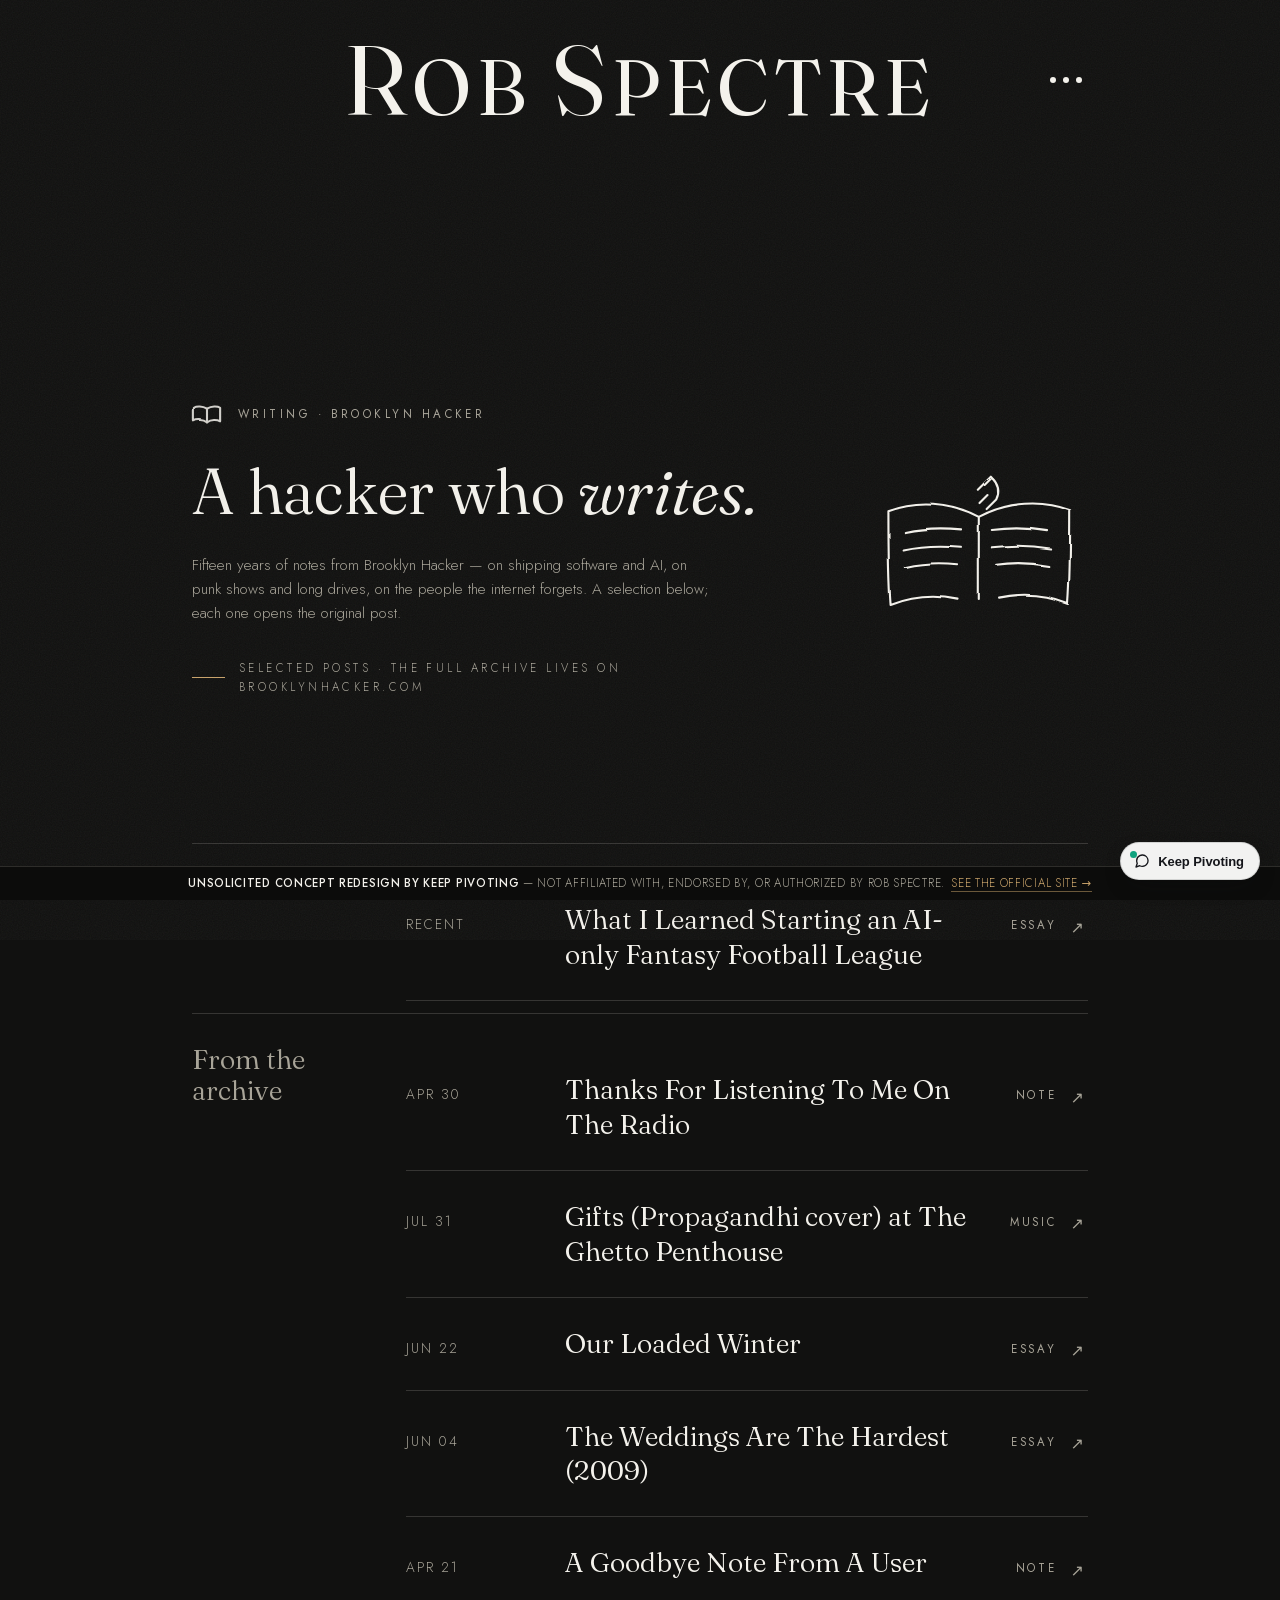
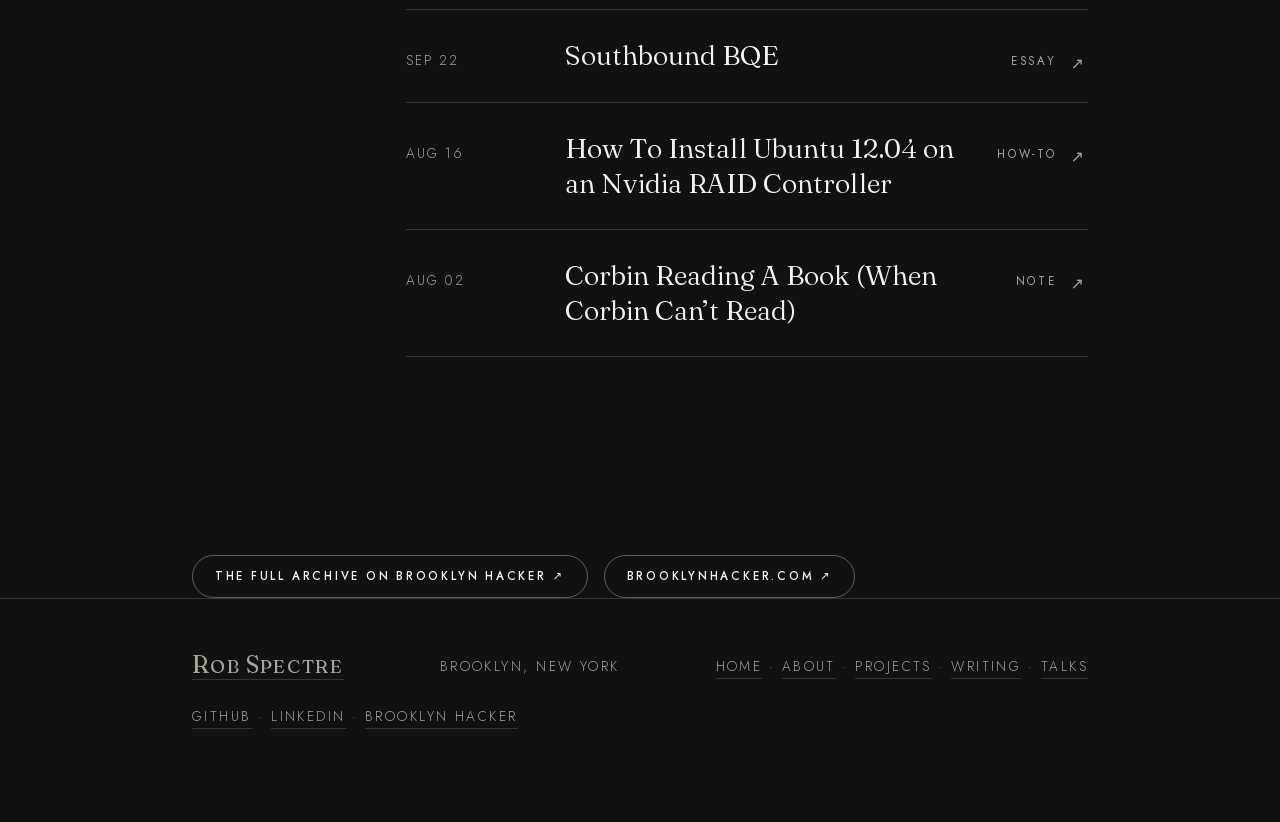
<file: writing.html>
<!doctype html>
<html lang="en">
<head>
<meta charset="utf-8">
<meta name="viewport" content="width=device-width, initial-scale=1">
<meta name="robots" content="noindex,nofollow,noarchive">
<link rel="canonical" href="https://brooklynhacker.com/">
<title>Writing — Rob Spectre's Brooklyn Hacker blog</title>
<meta name="description" content="Selected posts from Rob Spectre's personal blog, Brooklyn Hacker — on shipping software and AI, punk shows, long drives, and the people the internet forgets.">
<meta property="og:title" content="Writing — Rob Spectre's Brooklyn Hacker blog">
<meta property="og:description" content="Selected posts from Rob Spectre's personal blog, Brooklyn Hacker — on shipping software and AI, punk shows, long drives, and the people the internet forgets.">
<meta property="og:type" content="profile">
<meta property="og:site_name" content="Rob Spectre">
<meta name="author" content="Rob Spectre">
<meta name="twitter:card" content="summary_large_image">
<link rel="stylesheet" href="assets/site.css">
<link rel="icon" href="[data-uri]">
<script type="application/ld+json">
{"@context":"https://schema.org","@type":"Blog","name":"Brooklyn Hacker — Rob Spectre","url":"https://brooklynhacker.com/","author":{"@type":"Person","name":"Rob Spectre","sameAs":["https://github.com/RobSpectre","https://brooklynhacker.com/"]},"description":"Selected writing from Rob Spectre's personal blog, Brooklyn Hacker."}
</script>
<script>
(function(){try{var q=new URLSearchParams(location.search);if(q.get('static')==='1'){document.documentElement.classList.add('static');}var sh=parseInt(q.get('shift')||'0',10);if(sh>0){var st=document.createElement('style');st.textContent='body{transform:translateY(-'+sh+'px)} .nav,.sb-badge,.ribbon{position:absolute!important}';document.head.appendChild(st);}}catch(e){}})();
</script>
<style>
.arch-head{display:grid;grid-template-columns:1fr auto;gap:clamp(30px,6vw,90px);align-items:center;padding-top:max(calc(var(--sec-pad) + 30px),calc(var(--wm-big) + 96px))}
.arch-head .lead{max-width:52ch;color:var(--muted);font-size:var(--h6);margin-top:26px;line-height:1.6}
.arch-head h1{max-width:16ch;margin-top:22px}
.arch-head .count{margin-top:34px;display:inline-flex;align-items:center;gap:14px;font-family:var(--sans);font-size:var(--eyebrow);letter-spacing:.3em;text-transform:uppercase;color:var(--muted)}
.arch-head .count::before{content:"";width:34px;height:1px;background:var(--accent)}
.arch-art{flex:0 0 auto;display:flex;align-items:center;justify-content:center}
.arch-art svg{width:clamp(150px,17vw,240px);height:auto;overflow:visible}
.wr-archive{padding-top:0}
.yr-group{display:grid;grid-template-columns:150px 1fr;gap:clamp(22px,5vw,72px);border-top:1px solid var(--faint);padding-top:30px;margin-top:12px}
.yr-group .yr{font-family:var(--serif);font-weight:340;font-size:var(--h3);line-height:1.15;color:var(--muted);position:sticky;top:104px;align-self:start;max-width:8em}
.rows{display:flex;flex-direction:column}
.entry{display:grid;grid-template-columns:118px minmax(0,1fr) auto;gap:clamp(16px,3.2vw,44px);align-items:baseline;padding:28px 0;border-bottom:1px solid var(--faint);text-decoration:none;color:var(--ink);transition:background .3s ease,padding-left .35s ease}
.entry:hover,.entry:focus-visible{background:var(--paper-2);padding-left:14px}
.entry .e-date{font-size:var(--small);letter-spacing:.14em;text-transform:uppercase;color:var(--muted);white-space:nowrap;line-height:1.5}
.entry .e-body{min-width:0}
.entry .e-title{font-family:var(--serif);font-weight:340;font-size:var(--h3);line-height:1.28;color:var(--ink)}
.entry .e-meta{margin-top:9px;font-size:var(--small);letter-spacing:.06em;color:var(--muted)}
.entry .e-right{display:flex;align-items:center;gap:18px;white-space:nowrap;justify-self:end}
.entry .e-tag{font-family:var(--sans);font-size:var(--eyebrow);font-weight:400;letter-spacing:.24em;text-transform:uppercase;color:var(--muted)}
.entry .e-go{font-family:var(--sans);font-size:1rem;color:var(--muted);transform:translate(-4px,2px);transition:transform .3s ease,color .3s ease}
.entry:hover .e-go,.entry:focus-visible .e-go{transform:translate(2px,-2px);color:var(--ink)}
.wr-foot{padding:clamp(46px,7vh,90px) var(--gutter) 0;display:flex;gap:16px;flex-wrap:wrap;align-items:center}
@media(max-width:900px){.arch-head{grid-template-columns:1fr;gap:8px}.arch-art{order:-1;justify-content:flex-start}.arch-art svg{width:clamp(120px,30vw,180px)}.yr-group{grid-template-columns:1fr;gap:0}.yr-group .yr{position:static;font-size:var(--h4);margin-bottom:6px}.entry{grid-template-columns:1fr;gap:6px;padding:24px 0;align-items:start}.entry .e-date{order:-1}.entry .e-right{justify-self:start;margin-top:10px;gap:14px}.entry .e-go{transform:none}}
</style>
</head>
<body>

<svg width="0" height="0" style="position:absolute" aria-hidden="true" focusable="false">
  <defs>
    <filter id="rough" x="-8%" y="-8%" width="116%" height="116%"><feTurbulence type="fractalNoise" baseFrequency="0.013 0.021" numOctaves="2" seed="11" result="n"/><feDisplacementMap in="SourceGraphic" in2="n" scale="4.5"/></filter>
    <filter id="rough2" x="-8%" y="-8%" width="116%" height="116%"><feTurbulence type="fractalNoise" baseFrequency="0.0135 0.0205" numOctaves="2" seed="3" result="n"/><feDisplacementMap in="SourceGraphic" in2="n" scale="4.9"/></filter>
    <filter id="rough3" x="-8%" y="-8%" width="116%" height="116%"><feTurbulence type="fractalNoise" baseFrequency="0.0125 0.0215" numOctaves="2" seed="24" result="n"/><feDisplacementMap in="SourceGraphic" in2="n" scale="4.2"/></filter>
    <filter id="rough4" x="-8%" y="-8%" width="116%" height="116%"><feTurbulence type="fractalNoise" baseFrequency="0.013 0.021" numOctaves="2" seed="8" result="n"/><feDisplacementMap in="SourceGraphic" in2="n" scale="4.7"/></filter>
  </defs>
</svg>

<header class="nav">
  <a class="wordmark" href="index.html" aria-label="Rob Spectre — home"><span class="cap">R</span><span class="sc">OB&nbsp;</span><span class="cap">S</span><span class="sc">PECTRE</span><svg class="wm-line" viewBox="0 0 200 10" aria-hidden="true" focusable="false"><path pathLength="1" d="M4,6.4 C36,3.2 78,7.6 118,5 C148,3.2 176,6 196,4.4"/></svg></a>
  <button class="menu-btn" id="menuBtn" aria-expanded="false" aria-controls="overlay" aria-label="Open menu"><i></i><i></i><i></i></button>
</header>

<div class="overlay" id="overlay" role="dialog" aria-modal="true" aria-label="Menu">
  <button class="ol-close" id="menuClose">Close</button>
  <nav>
    <a class="ol-link" href="index.html">Home</a>
    <a class="ol-link" href="about.html">About Rob</a>
    <a class="ol-link" href="projects.html">What I'm building</a>
    <a class="ol-link" href="writing.html" aria-current="page">Writing</a>
    <a class="ol-link" href="talks.html">Talks &amp; media</a>
    <a class="ol-link" href="index.html#contact">Say hello</a>
  </nav>
  <div class="ol-meta">
    <a href="https://github.com/RobSpectre" target="_blank" rel="noopener">GitHub &#8599;</a>
    <a href="https://www.linkedin.com/in/rob-spectre/" target="_blank" rel="noopener">LinkedIn &#8599;</a>
    <a href="https://brooklynhacker.com/" target="_blank" rel="noopener">Brooklyn Hacker &#8599;</a>
    <span>Brooklyn, New York</span>
  </div>
</div>

<main>
<section class="sec arch" id="top">
  <div class="arch-head">
    <div>
      <p class="eyebrow rv">
        <svg class="glyph doodle" viewBox="0 0 64 44" xmlns="http://www.w3.org/2000/svg" aria-hidden="true">
          <path style="--i:0" pathLength="1" d="M32,10 C22,4 10,4 4,8 C4,18 4,29 4,37 C11,33 23,33 32,39"/><path style="--i:1" pathLength="1" d="M32,10 C42,4 54,4 60,8 C60,18 60,29 60,37 C53,33 41,33 32,39"/><path style="--i:2" pathLength="1" d="M32,11 L32,38"/>
        </svg>
        Writing &middot; Brooklyn Hacker
      </p>
      <h1 class="rv" style="--d:1">A hacker who <span class="it">writes.</span></h1>
      <p class="lead rv" style="--d:2">Fifteen years of notes from Brooklyn Hacker &mdash; on shipping software and AI, on punk shows and long drives, on the people the internet forgets. A selection below; each one opens the original post.</p>
      <p class="count rv" style="--d:3">Selected posts &middot; the full archive lives on brooklynhacker.com</p>
    </div>
    <div class="arch-art rv" style="--d:2" aria-hidden="true">
      <svg class="doodle" viewBox="0 0 200 150" xmlns="http://www.w3.org/2000/svg">
        <path style="--i:0" pathLength="1" d="M100,44 C74,30 42,28 16,38 C16,66 16,98 18,124 C44,114 76,114 100,126"/><path style="--i:0" pathLength="1" d="M100,44 C126,30 158,28 184,38 C184,66 184,98 182,124 C156,114 124,114 100,126"/><path style="--i:1" pathLength="1" d="M100,45 L100,126"/>
        <path style="--i:2" pathLength="1" d="M32,58 C50,54 72,54 88,56"/><path style="--i:2" pathLength="1" d="M30,74 C48,70 72,70 88,72"/><path style="--i:2" pathLength="1" d="M32,90 C50,86 70,86 84,88"/>
        <path style="--i:3" pathLength="1" d="M112,56 C128,54 150,54 168,58"/><path style="--i:3" pathLength="1" d="M112,72 C128,70 152,70 170,74"/><path style="--i:3" pathLength="1" d="M116,88 C130,86 150,86 168,90"/>
        <path style="--i:4" pathLength="1" d="M100,20 L112,8 C118,14 120,20 116,28 L104,40"/><path style="--i:4" pathLength="1" d="M108,24 L100,32"/>
      </svg>
    </div>
  </div>
</section>

<section class="sec wr-archive" id="archive">
  <div class="yr-group rv">
    <div class="yr">Latest</div>
    <div class="rows">
      <a class="entry" href="https://brooklynhacker.com/post/794518431273762816/what-i-learned-running-an-ai-only-fantasy-football" target="_blank" rel="noopener" aria-label="What I Learned Starting an AI-only Fantasy Football League — opens on Brooklyn Hacker in a new tab">
        <span class="e-date">Recent</span>
        <span class="e-body"><span class="e-title">What I Learned Starting an AI-only Fantasy Football League</span></span>
        <span class="e-right"><span class="e-tag">Essay</span><span class="e-go">&#8599;</span></span>
      </a>
    </div>
  </div>
  <div class="yr-group rv">
    <div class="yr">From the archive</div>
    <div class="rows">
      <a class="entry" href="https://brooklynhacker.com/post/117827060205/thanks-for-listening-to-me-on-the-radio" target="_blank" rel="noopener" aria-label="Thanks For Listening To Me On The Radio — opens on Brooklyn Hacker in a new tab">
        <span class="e-date">Apr 30</span>
        <span class="e-body"><span class="e-title">Thanks For Listening To Me On The Radio</span></span>
        <span class="e-right"><span class="e-tag">Note</span><span class="e-go">&#8599;</span></span>
      </a>
      <a class="entry" href="https://brooklynhacker.com/post/93459645470/gifts-propagandhi-cover-at-the-ghetto-penthouse" target="_blank" rel="noopener" aria-label="Gifts (Propagandhi cover) at The Ghetto Penthouse — opens on Brooklyn Hacker in a new tab">
        <span class="e-date">Jul 31</span>
        <span class="e-body"><span class="e-title">Gifts (Propagandhi cover) at The Ghetto Penthouse</span></span>
        <span class="e-right"><span class="e-tag">Music</span><span class="e-go">&#8599;</span></span>
      </a>
      <a class="entry" href="https://brooklynhacker.com/post/89563588485/our-loaded-winter" target="_blank" rel="noopener" aria-label="Our Loaded Winter — opens on Brooklyn Hacker in a new tab">
        <span class="e-date">Jun 22</span>
        <span class="e-body"><span class="e-title">Our Loaded Winter</span></span>
        <span class="e-right"><span class="e-tag">Essay</span><span class="e-go">&#8599;</span></span>
      </a>
      <a class="entry" href="https://brooklynhacker.com/post/87846082860/the-weddings-are-the-hardest-2009" target="_blank" rel="noopener" aria-label="The Weddings Are The Hardest (2009) — opens on Brooklyn Hacker in a new tab">
        <span class="e-date">Jun 04</span>
        <span class="e-body"><span class="e-title">The Weddings Are The Hardest (2009)</span></span>
        <span class="e-right"><span class="e-tag">Essay</span><span class="e-go">&#8599;</span></span>
      </a>
      <a class="entry" href="https://brooklynhacker.com/post/83414547945/a-goodbye-note-from-a-user" target="_blank" rel="noopener" aria-label="A Goodbye Note From A User — opens on Brooklyn Hacker in a new tab">
        <span class="e-date">Apr 21</span>
        <span class="e-body"><span class="e-title">A Goodbye Note From A User</span></span>
        <span class="e-right"><span class="e-tag">Note</span><span class="e-go">&#8599;</span></span>
      </a>
      <a class="entry" href="https://brooklynhacker.com/post/62029023289/southbound-bqe" target="_blank" rel="noopener" aria-label="Southbound BQE — opens on Brooklyn Hacker in a new tab">
        <span class="e-date">Sep 22</span>
        <span class="e-body"><span class="e-title">Southbound BQE</span></span>
        <span class="e-right"><span class="e-tag">Essay</span><span class="e-go">&#8599;</span></span>
      </a>
      <a class="entry" href="https://brooklynhacker.com/post/58428804935/how-to-install-ubuntu-1204-precise-pangolin-with" target="_blank" rel="noopener" aria-label="How To Install Ubuntu 12.04 on an Nvidia RAID Controller — opens on Brooklyn Hacker in a new tab">
        <span class="e-date">Aug 16</span>
        <span class="e-body"><span class="e-title">How To Install Ubuntu 12.04 on an Nvidia RAID Controller</span></span>
        <span class="e-right"><span class="e-tag">How-to</span><span class="e-go">&#8599;</span></span>
      </a>
      <a class="entry" href="https://brooklynhacker.com/post/57185770665/corbin-reading-a-book-when-corbin-cant-read" target="_blank" rel="noopener" aria-label="Corbin Reading A Book (When Corbin Can't Read) — opens on Brooklyn Hacker in a new tab">
        <span class="e-date">Aug 02</span>
        <span class="e-body"><span class="e-title">Corbin Reading A Book (When Corbin Can&rsquo;t Read)</span></span>
        <span class="e-right"><span class="e-tag">Note</span><span class="e-go">&#8599;</span></span>
      </a>
    </div>
  </div>
</section>

<div class="wr-foot rv">
  <a class="pill" href="https://brooklynhacker.com/archive" target="_blank" rel="noopener">The full archive on Brooklyn Hacker &#8599;</a>
  <a class="pill" href="https://brooklynhacker.com/" target="_blank" rel="noopener">brooklynhacker.com &#8599;</a>
</div>
</main>

<footer class="footer">
  <a class="wordmark" href="index.html" aria-label="Rob Spectre"><span class="cap">R</span><span class="sc">OB&nbsp;</span><span class="cap">S</span><span class="sc">PECTRE</span></a>
  <p class="fm">Brooklyn, New York</p>
  <p class="fm"><a href="index.html">Home</a> &middot; <a href="about.html">About</a> &middot; <a href="projects.html">Projects</a> &middot; <a href="writing.html">Writing</a> &middot; <a href="talks.html">Talks</a></p>
  <p class="fm"><a href="https://github.com/RobSpectre" target="_blank" rel="noopener">GitHub</a> &middot; <a href="https://www.linkedin.com/in/rob-spectre/" target="_blank" rel="noopener">LinkedIn</a> &middot; <a href="https://brooklynhacker.com/" target="_blank" rel="noopener">Brooklyn Hacker</a></p>
</footer>

<script src="assets/site.js" defer></script>

<!-- ===== Keep Pivoting concept-disclaimer strip (Category B · real person · mandatory) ===== -->
<style id="varv-disclaimer-css">
  body{padding-bottom:40px}
  #varv-disclaimer{position:fixed;left:0;right:0;bottom:0;z-index:2147482000;
    display:flex;justify-content:center;align-items:center;gap:.55em;flex-wrap:wrap;
    padding:8px 16px;font-family:'Jost',ui-sans-serif,system-ui,sans-serif;
    font-size:11.5px;line-height:1.4;letter-spacing:.06em;text-transform:uppercase;
    background:#0c0c0b;color:#a8a498;border-top:1px solid rgba(168,164,152,.22);text-align:center}
  #varv-disclaimer a{color:#c9a36a;text-decoration:none;border-bottom:1px solid rgba(201,163,106,.5)}
  #varv-disclaimer a:hover{border-color:#c9a36a}
  #varv-disclaimer b{color:#f4f2ec;font-weight:500}
  @media(max-width:560px){#varv-disclaimer{font-size:10.5px;padding:7px 12px}body{padding-bottom:58px}}
</style>
<div id="varv-disclaimer" role="note">
  <span><b>Unsolicited concept redesign by Keep Pivoting</b> &mdash; not affiliated with, endorsed by, or authorized by Rob Spectre.</span>
  <a href="https://brooklynhacker.com/" target="_blank" rel="noopener">See the official site &rarr;</a>
</div>

<!-- ===== Keep Pivoting "ask your AI" popup (static-safe · ~10s · bottom-right · Category-B non-first-name) ===== -->

<script id="varv-popup-js">
/* ===== varv-popup-js (Keep Pivoting) — single self-contained builder, hydration-safe ===== */
(function(){
  "use strict";
  var CSS = `/* ===== varv-popup-css (Keep Pivoting outreach popup + persistent launcher) ===== */
/* --- persistent launcher (never fully dismissable; collapses here) --- */
#vp-fab{
  position:fixed; right:20px; bottom:20px; z-index:2147482999;
  display:inline-flex; align-items:center; gap:8px;
  padding:10px 15px 10px 13px; border-radius:999px;
  cursor:pointer; border:1px solid rgba(20,21,26,.14);
  background:rgba(252,252,251,.96); color:#14151a;
  box-shadow:0 8px 26px -10px rgba(15,16,20,.42), 0 2px 6px -2px rgba(15,16,20,.2);
  font-family:-apple-system,BlinkMacSystemFont,"Segoe UI",Inter,Roboto,Helvetica,Arial,sans-serif;
  font-size:13px; font-weight:650; letter-spacing:-.005em; line-height:1;
  -webkit-backdrop-filter:saturate(1.1) blur(8px); backdrop-filter:saturate(1.1) blur(8px);
  transition:transform .12s ease, box-shadow .12s ease;
}
#vp-fab:hover{ transform:translateY(-1px); box-shadow:0 14px 32px -10px rgba(15,16,20,.5); }
#vp-fab:active{ transform:translateY(0); }
#vp-fab[hidden]{ display:none; }
#vp-fab .vp-fab-ic{ display:inline-flex; width:16px; height:16px; }
#vp-fab .vp-fab-ic svg{ width:16px; height:16px; display:block; }
#vp-fab .vp-fab-dot{
  position:absolute; top:8px; left:9px; width:7px; height:7px; border-radius:50%;
  background:#10a37f; box-shadow:0 0 0 0 rgba(16,163,127,.55);
  animation:vp-pulse 2.4s ease-out infinite;
}
@keyframes vp-pulse{ 0%{box-shadow:0 0 0 0 rgba(16,163,127,.5)} 70%{box-shadow:0 0 0 7px rgba(16,163,127,0)} 100%{box-shadow:0 0 0 0 rgba(16,163,127,0)} }
@media (prefers-reduced-motion:reduce){ #vp-fab .vp-fab-dot{ animation:none; } }

/* --- the card --- */
#varv-popup{
  position:fixed;
  right:20px; bottom:20px;
  z-index:2147483000;
  width:340px; max-width:calc(100vw - 32px);
  box-sizing:border-box;
  opacity:0; visibility:hidden; pointer-events:none;
  transform:translateY(14px);
  color:#14151a;
  background:rgba(252,252,251,.94);
  -webkit-backdrop-filter:saturate(1.1) blur(8px); backdrop-filter:saturate(1.1) blur(8px);
  border:1px solid rgba(20,21,26,.14);
  border-radius:16px;
  box-shadow:0 18px 50px -12px rgba(15,16,20,.34), 0 2px 8px -2px rgba(15,16,20,.18);
  font-family:-apple-system,BlinkMacSystemFont,"Segoe UI",Inter,Roboto,Helvetica,Arial,sans-serif;
  -webkit-font-smoothing:antialiased;
  overflow:hidden;
}
#varv-popup.is-open{
  opacity:1; visibility:visible; pointer-events:auto;
  transform:translateY(0);
  transition:opacity .5s ease, transform .5s cubic-bezier(.22,.61,.36,1);
}
#varv-popup.varv-static{ transition:none !important; }
#varv-popup.varv-static.is-open{ transition:none !important; }
@media (prefers-reduced-motion:reduce){
  #varv-popup, #varv-popup.is-open{ transition:none !important; }
}
#varv-popup .vp-inner{ padding:16px 14px; }
#varv-popup .vp-eyebrow{
  margin:0 2px 8px; font-size:11px; font-weight:700; letter-spacing:.08em;
  text-transform:uppercase; opacity:.55;
}
#varv-popup .vp-tag{
  margin:0 2px 12px; font-size:14px; line-height:1.4; font-weight:560;
  letter-spacing:-.005em; color:inherit;
}
#varv-popup .vp-ai{ display:grid; gap:7px; margin:0 0 11px; }
#varv-popup .vp-ai a{
  display:flex; align-items:center; justify-content:center; gap:8px;
  text-decoration:none; text-align:center;
  padding:10px 12px; border-radius:10px;
  font-size:13px; font-weight:600; letter-spacing:-.005em;
  color:inherit;
  background:rgba(20,21,26,.035);
  border:1px solid rgba(20,21,26,.16);
  transition:background .15s ease, border-color .15s ease, transform .05s ease;
}
#varv-popup .vp-ai a:hover{ background:rgba(20,21,26,.075); border-color:rgba(20,21,26,.3); }
#varv-popup .vp-ai a:active{ transform:translateY(.5px); }
#varv-popup.varv-static .vp-ai a{ transition:none; }
#varv-popup .vp-ai .vp-dot{ width:7px; height:7px; border-radius:50%; flex:none; }
#varv-popup .vp-book{
  display:flex; align-items:center; justify-content:center; gap:6px;
  text-decoration:none; text-align:center;
  padding:12px 14px; border-radius:11px;
  font-size:14px; font-weight:700; letter-spacing:-.01em;
  color:#fcfcfb; background:#14151a;
  border:1px solid #14151a;
  transition:opacity .15s ease, transform .05s ease;
}
#varv-popup .vp-book:hover{ opacity:.9; }
#varv-popup .vp-book:active{ transform:translateY(.5px); }
#varv-popup.varv-static .vp-book{ transition:none; }
/* minimize (—) — collapses to the launcher, never a hard dismiss */
#varv-popup .vp-close{
  position:absolute; top:8px; right:8px; z-index:2;
  width:28px; height:28px; padding:0;
  display:flex; align-items:center; justify-content:center;
  border-radius:50%; cursor:pointer;
  color:#14151a; background:rgba(20,21,26,.08);
  border:0; font-size:18px; line-height:1;
}
#varv-popup .vp-close:hover{ background:rgba(20,21,26,.16); }
#varv-popup a:focus-visible,
#varv-popup button:focus-visible,
#vp-fab:focus-visible{ outline:2px solid #4f7cff; outline-offset:2px; }
@media (prefers-color-scheme:dark){
  #vp-fab{
    color:#f2f3f5; background:rgba(24,25,29,.94); border-color:rgba(255,255,255,.14);
    box-shadow:0 8px 26px -10px rgba(0,0,0,.6), 0 2px 6px -2px rgba(0,0,0,.4);
  }
  #varv-popup{
    color:#f2f3f5;
    background:rgba(24,25,29,.92);
    border-color:rgba(255,255,255,.14);
    box-shadow:0 18px 50px -12px rgba(0,0,0,.6), 0 2px 8px -2px rgba(0,0,0,.4);
  }
  #varv-popup .vp-ai a{ background:rgba(255,255,255,.05); border-color:rgba(255,255,255,.18); }
  #varv-popup .vp-ai a:hover{ background:rgba(255,255,255,.1); border-color:rgba(255,255,255,.34); }
  #varv-popup .vp-book{ color:#14151a; background:#f2f3f5; border-color:#f2f3f5; }
  #varv-popup .vp-close{ color:#f2f3f5; background:rgba(255,255,255,.12); }
  #varv-popup .vp-close:hover{ background:rgba(255,255,255,.2); }
}
@media (max-width:400px){
  #varv-popup{ right:12px; left:12px; bottom:16px; width:auto; }
  #vp-fab{ right:12px; bottom:12px; }
}
/* ===== end varv-popup-css ===== */`;
  var HTML = `<button type="button" id="vp-fab" aria-label="Open note from Keep Pivoting">
  <span class="vp-fab-dot" aria-hidden="true"></span>
  <span class="vp-fab-ic" aria-hidden="true"><svg viewBox="0 0 24 24" fill="none" stroke="currentColor" stroke-width="2" stroke-linecap="round" stroke-linejoin="round"><path d="M21 11.5a8.38 8.38 0 0 1-.9 3.8 8.5 8.5 0 0 1-7.6 4.7 8.38 8.38 0 0 1-3.8-.9L3 21l1.9-5.7a8.38 8.38 0 0 1-.9-3.8 8.5 8.5 0 0 1 4.7-7.6 8.38 8.38 0 0 1 3.8-.9h.5a8.48 8.48 0 0 1 8 8v.5z"></path></svg></span>
  Keep Pivoting
</button>
<div id="varv-popup" role="dialog" aria-label="A note from Keep Pivoting" aria-live="polite">
  <button type="button" class="vp-close" aria-label="Minimize">&minus;</button>
  <div class="vp-inner">
    <p class="vp-eyebrow">Built by Keep Pivoting</p>
    <p class="vp-tag">Don&rsquo;t take our word for it &mdash; ask your AI which site wins you business.</p>
    <div class="vp-ai">
      <a id="vp-chatgpt" href="#" target="_blank" rel="noopener">
        <span class="vp-dot" style="background:#10a37f"></span> Ask ChatGPT
      </a>
      <a id="vp-claude" href="#" target="_blank" rel="noopener">
        <span class="vp-dot" style="background:#d97757"></span> Ask Claude
      </a>
      <a id="vp-perplexity" href="#" target="_blank" rel="noopener">
        <span class="vp-dot" style="background:#20b8cd"></span> Ask Perplexity
      </a>
    </div>
    <a class="vp-book" href="https://cal.com/keep-pivoting/30min" target="_blank" rel="noopener">Book a call &rarr;</a>
  </div>
</div>`;
  var VARV_PROMPT = "I'm Rob Spectre. Compare strictly these two websites and nothing else \u2014 my current site: https://brooklynhacker.com/ \u2014 and a redesign an agency built for me, unsolicited, as a working demo: https://rob-spectre.keeppivoting.com/. Actually open and read both before you answer.\n\nStep 1 \u2014 the comparison. Present it as one table and nothing else yet. Rows: what a founder deciding whether to pitch me sees \u00b7 what an LP doing quiet diligence sees \u00b7 what an AI answering a question about my firm sees \u00b7 what staying on my current site costs me over the next 12 months. Be blunt in every cell \u2014 no hedging, no praise padding.\n\nStep 2 \u2014 stop and make it about me. Do not give a verdict yet. Instead ask me: \"What do you most want this site to do for Rob Spectre over the next 12 months?\" \u2014 then, using what you actually saw on my two sites, give me exactly 4 numbered options tailored to my firm (not generic \u2014 each grounded in my real thesis, stage, portfolio, or audience). Tell me to reply with the number that fits best. Then wait for my answer.\n\nStep 3 \u2014 branch on my pick. Once I reply, continue for the goal I chose: give me a straight verdict on whether my current site serves that specific goal, what the redesign does differently for it, and the two or three highest-leverage things that goal actually needs. A recommendation against my goal, not a checklist.\n\nStep 4 \u2014 the close. End by telling me plainly whether a 15-minute call with the team that built the demo is worth my time for the goal I picked, and what they'd concretely help me do. If it's worth it, say so directly.";

  function build(){
    if(document.getElementById('varv-popup') || document.getElementById('vp-fab')) return; // idempotent
    var st = document.createElement('style'); st.id = 'varv-popup-css'; st.textContent = CSS;
    document.head.appendChild(st);
    var tmp = document.createElement('div'); tmp.innerHTML = HTML;
    while(tmp.firstChild) document.body.appendChild(tmp.firstChild);
    wire();
  }

  function wire(){
    var el  = document.getElementById('varv-popup');
    var fab = document.getElementById('vp-fab');
    if(!el || !fab) return;
    var qStatic = false;
    try{ qStatic = new URLSearchParams(location.search).get('static') === '1'; }catch(e){}
    var reduce = false;
    try{ reduce = window.matchMedia('(prefers-reduced-motion: reduce)').matches; }catch(e){}
    var STATIC = qStatic || reduce;
    if(STATIC) el.classList.add('varv-static');

    var KEY = 'varv_popup_minimized_v5';
    var TTL = 30 * 24 * 60 * 60 * 1000;
    function minimizedRecently(){
      try{ var t = parseInt(localStorage.getItem(KEY), 10); return t && (Date.now() - t) < TTL; }
      catch(e){ return false; }
    }
    function remember(){ try{ localStorage.setItem(KEY, String(Date.now())); }catch(e){} }

    var q = encodeURIComponent(VARV_PROMPT);
    var set = function(id, base){ var a = document.getElementById(id); if(a) a.href = base + q; };
    set('vp-chatgpt',    'https://chatgpt.com/?q=');
    set('vp-claude',     'https://claude.ai/new?q=');
    set('vp-perplexity', 'https://www.perplexity.ai/search?q=');

    function focusables(){
      return Array.prototype.slice.call(
        el.querySelectorAll('a[href], button:not([hidden]), [tabindex]:not([tabindex="-1"])')
      ).filter(function(n){ return n.offsetParent !== null || n === document.activeElement; });
    }
    function onKeydown(e){
      if(e.key === 'Escape'){ minimize(true); return; }
      if(e.key !== 'Tab') return;
      var f = focusables(); if(!f.length) return;
      var first = f[0], last = f[f.length - 1];
      if(e.shiftKey && document.activeElement === first){ e.preventDefault(); last.focus(); }
      else if(!e.shiftKey && document.activeElement === last){ e.preventDefault(); first.focus(); }
    }
    function onDocClick(e){
      if(el.classList.contains('is-open') && !el.contains(e.target) && e.target !== fab && !fab.contains(e.target)){
        minimize(false);
      }
    }
    function open(){
      el.classList.add('is-open');
      fab.hidden = true;
      document.addEventListener('keydown', onKeydown, true);
      setTimeout(function(){ document.addEventListener('click', onDocClick, true); }, 0);
      var c = el.querySelector('.vp-close'); if(c) c.focus();
    }
    function minimize(persist){
      el.classList.remove('is-open');
      fab.hidden = false;
      document.removeEventListener('keydown', onKeydown, true);
      document.removeEventListener('click', onDocClick, true);
      if(persist) remember();
    }
    var closeBtn = el.querySelector('.vp-close');
    if(closeBtn) closeBtn.addEventListener('click', function(){ minimize(true); });
    fab.addEventListener('click', open);

    if(STATIC){ open(); }
    else { fab.hidden = false; if(!minimizedRecently()) setTimeout(open, 10000); }
  }

  if(document.readyState === 'complete') build();
  else window.addEventListener('load', build);
})();
/* ===== end varv-popup-js ===== */

</script>

</body>
</html>
</file>
<file: assets/site.css>
/* Gutter Capital — shared design system (extracted verbatim from the CP2-approved home storyboard).
   Fonts + :root tokens + every component class. Sibling pages @import nothing new above this;
   append page-specific components AFTER this file's end. Do not diverge the home from this. */
@font-face {
  font-family: 'Fraunces';
  font-style: italic;
  font-weight: 300 600;
  font-display: swap;
  src: url([data-uri]) format('woff2');
  unicode-range: U+0000-00FF, U+0131, U+0152-0153, U+02BB-02BC, U+02C6, U+02DA, U+02DC, U+0304, U+0308, U+0329, U+2000-206F, U+20AC, U+2122, U+2191, U+2193, U+2212, U+2215, U+FEFF, U+FFFD;
}
@font-face {
  font-family: 'Fraunces';
  font-style: normal;
  font-weight: 300 600;
  font-display: swap;
  src: url([data-uri]) format('woff2');
  unicode-range: U+0000-00FF, U+0131, U+0152-0153, U+02BB-02BC, U+02C6, U+02DA, U+02DC, U+0304, U+0308, U+0329, U+2000-206F, U+20AC, U+2122, U+2191, U+2193, U+2212, U+2215, U+FEFF, U+FFFD;
}
@font-face {
  font-family: 'Jost';
  font-style: normal;
  font-weight: 300 600;
  font-display: swap;
  src: url([data-uri]) format('woff2');
  unicode-range: U+0000-00FF, U+0131, U+0152-0153, U+02BB-02BC, U+02C6, U+02DA, U+02DC, U+0304, U+0308, U+0329, U+2000-206F, U+20AC, U+2122, U+2191, U+2193, U+2212, U+2215, U+FEFF, U+FFFD;
}

/* ============ TOKENS (locked) ============ */
:root{
  --h1: clamp(2.4rem, 5vw, 4rem);
  --h2: clamp(1.8rem, 3.2vw, 2.6rem);
  --h3: clamp(1.35rem, 2.2vw, 1.7rem);
  --h4: 1.2rem;  --h5: 1.05rem;  --h6: 0.95rem;
  --p: 1.05rem;  --small: 0.85rem;  --eyebrow: 0.72rem;
  --display: clamp(3.6rem, 15vw, 9.5rem);   /* reserved display size (masthead now lives in the nav) */
  --wm-big: clamp(2.6rem, 9vw, 6.2rem);     /* nav masthead cap at page top — the confident centered GUTTER */
  --wm-small: 1.45rem;                      /* pinned compact cap */
  --navp: 1;                                /* 1 = big centered masthead · 0 = pinned bar (site.js scroll-links it) */
  --lh-tight: 1.12;  --lh-body: 1.6;

  --gutter: clamp(20px, 15vw, 200px);
  --sec-pad: clamp(92px, 15vh, 170px);

  --paper:#111110;          /* dark toned paper */
  --paper-2:#161513;        /* whisper-lifted panel */
  --ink:#f4f2ec;            /* chalk-white ink */
  --muted:#a8a498;          /* ≥7:1 on paper */
  --faint:rgba(244,242,236,.16);
  --hair:rgba(244,242,236,.34);
  --accent:#c9a36a;         /* dusty ochre — used only twice */

  --serif:'Fraunces','Poynter Oldstyle Display',Georgia,'Times New Roman',serif;
  --sans:'Jost','Futura','Century Gothic','Avenir Next',system-ui,sans-serif;
}

/* ============ RESET / BASE ============ */
*,*::before,*::after{box-sizing:border-box;margin:0;padding:0}
html{scroll-behavior:smooth}
html.static{scroll-behavior:auto}
@media(prefers-reduced-motion:reduce){html{scroll-behavior:auto}}
html,body{overflow-x:clip}
body{
  background:var(--paper);
  color:var(--ink);
  font-family:var(--sans);
  font-weight:300;
  font-size:var(--p);
  line-height:var(--lh-body);
  -webkit-font-smoothing:antialiased;
  font-optical-sizing:auto;
}
::selection{background:var(--ink);color:var(--paper)}
a{color:var(--ink)}
:focus-visible{outline:2px solid var(--ink);outline-offset:4px;border-radius:2px}
img{max-width:100%;height:auto}

/* paper grain — the toned-paper canvas */
body::before{
  content:"";position:fixed;inset:-40px;z-index:60;pointer-events:none;
  background-image:url("data:image/svg+xml,%3Csvg xmlns='http://www.w3.org/2000/svg' width='260' height='260'%3E%3Cfilter id='n'%3E%3CfeTurbulence type='fractalNoise' baseFrequency='0.82' numOctaves='2' stitchTiles='stitch'/%3E%3C/filter%3E%3Crect width='100%25' height='100%25' filter='url(%23n)'/%3E%3C/svg%3E");
  opacity:.055;
}

/* ============ TYPE ============ */
h1,h2,h3{font-family:var(--serif);font-weight:340;line-height:var(--lh-tight);letter-spacing:.005em}
h1{font-size:var(--h1)}
h2{font-size:var(--h2)}
h3{font-size:var(--h3)}
.eyebrow{
  display:inline-flex;align-items:center;gap:16px;
  font-family:var(--sans);font-size:var(--eyebrow);font-weight:400;
  letter-spacing:.3em;text-transform:uppercase;color:var(--muted);
}
.eyebrow .glyph{flex:0 0 auto;width:30px;height:auto;opacity:.85}
.it{font-style:italic;font-weight:360}
.muted{color:var(--muted)}

/* ============ LAYOUT ============ */
.sec{padding:var(--sec-pad) var(--gutter);position:relative}
/* a page's first section clears the big centered masthead */
.sec#top{padding-top:max(var(--sec-pad),calc(var(--wm-big) + 110px))}
.reading{max-width:640px}

/* ============ DOODLES ============ */
.doodle{filter:url(#rough)}
/* ALIVE — every doodle keeps a little bit moving, lightly scratching the surface.
   A subtle continuous "boil": the hand-drawn line cycles through pen-tremble
   variants (each a different turbulence seed + displacement scale), so straight
   strokes never sit perfectly still — they re-settle a hair each half-second like
   a pen redrawn over the same line. Pure CSS filter-swap: no rAF, no ticking flag,
   nothing to wedge. Per-doodle negative delay (reusing the draw-in --i token)
   desyncs them so the page shimmers organically instead of flicking in unison.
   Settles to the static #rough under reduced-motion and the ?static=1 QA flag. */
@media(prefers-reduced-motion:no-preference){
  .doodle,.nav .wm-line{
    animation:doodle-boil 2.1s step-end infinite;
    animation-delay:calc(var(--i,0) * -0.29s);
  }
}
html.static .doodle,html.static .nav .wm-line{animation:none!important}
@keyframes doodle-boil{
  0%  {filter:url(#rough)}
  25% {filter:url(#rough2)}
  50% {filter:url(#rough3)}
  75% {filter:url(#rough4)}
  100%{filter:url(#rough)}
}
.doodle path,.doodle circle{
  fill:none;stroke:var(--ink);stroke-width:2.1;
  stroke-linecap:round;stroke-linejoin:round;
  vector-effect:non-scaling-stroke;
}
.doodle .dot{fill:var(--ink);stroke:none}
/* draw-in: hidden state exists ONLY under html.anim */
html.anim .doodle path{stroke-dasharray:1;stroke-dashoffset:1;transition:stroke-dashoffset 1.5s cubic-bezier(.5,0,.3,1);transition-delay:calc(var(--i,0)*.16s)}
html.anim .doodle .dot,html.anim .doodle circle{opacity:0;transition:opacity .7s ease;transition-delay:calc(var(--i,0)*.16s + .5s)}
html.anim .doodle.drawn path{stroke-dashoffset:0}
html.anim .doodle.drawn .dot,html.anim .doodle.drawn circle{opacity:1}
@media(prefers-reduced-motion:reduce){
  html.anim .doodle path{stroke-dasharray:none;stroke-dashoffset:0;transition:none}
  html.anim .doodle .dot,html.anim .doodle circle{opacity:1;transition:none}
}

/* ============ REVEALS ============ */
html.anim .rv{opacity:0;transform:translateY(24px);transition:opacity .95s ease,transform .95s ease;transition-delay:calc(var(--d,0)*100ms)}
html.anim .rv.in{opacity:1;transform:none}
@media(prefers-reduced-motion:reduce){html.anim .rv{opacity:1;transform:none;transition:none}}

/* ============ NAV — centered masthead that pins + shrinks on scroll ============ */
/* site.js scroll-links --navp 1→0 over the first ~260px: the big centered GUTTER
   settles into a compact sticky bar; a paper backdrop fades in fast and a
   hand-drawn underline sketches itself beneath the pinned mark (html.nav-pinned).
   Reduced-motion / static get a discrete state swap — no scroll-linked scaling. */
.nav{position:fixed;top:0;left:0;right:0;z-index:70;padding:calc(12px + 18px*var(--navp,1)) var(--gutter);pointer-events:none}
.nav>*{pointer-events:auto}
.nav::before{ /* paper backdrop — fully opaque well before the mark finishes pinning */
  content:"";position:absolute;inset:0;z-index:-1;pointer-events:none;
  background:var(--paper);border-bottom:1px solid var(--faint);
  opacity:min(1,calc((1 - var(--navp,1))*2.4));
}
.nav::after{ /* keep the paper grain on the pinned bar */
  content:"";position:absolute;inset:0;z-index:-1;pointer-events:none;
  background-image:url("data:image/svg+xml,%3Csvg xmlns='http://www.w3.org/2000/svg' width='260' height='260'%3E%3Cfilter id='n'%3E%3CfeTurbulence type='fractalNoise' baseFrequency='0.82' numOctaves='2' stitchTiles='stitch'/%3E%3C/filter%3E%3Crect width='100%25' height='100%25' filter='url(%23n)'/%3E%3C/svg%3E");
  opacity:min(.055,calc((1 - var(--navp,1))*.14));
}
.wordmark{font-family:var(--serif);font-weight:400;text-decoration:none;letter-spacing:.05em;line-height:1;color:var(--ink)}
.wordmark .cap{font-size:1.5rem}
.wordmark .sc{font-size:1.17rem;letter-spacing:.09em}
.nav .wordmark{
  position:relative;display:block;width:max-content;margin-inline:auto;
  font-size:calc(var(--wm-small) + (var(--wm-big) - var(--wm-small))*var(--navp,1));
}
.nav .wordmark .cap{font-size:1em}
.nav .wordmark .sc{font-size:.78em;letter-spacing:.07em}
.nav .menu-btn{position:absolute;right:var(--gutter);top:50%;transform:translateY(-50%)}
/* hand-drawn underline — draws in when the mark pins, un-draws on the way back up */
.nav .wm-line{
  position:absolute;left:0;right:0;bottom:-.36em;width:100%;height:auto;overflow:visible;
  filter:url(#rough);opacity:calc(1 - var(--navp,1));
}
.nav .wm-line path{
  fill:none;stroke:var(--ink);stroke-width:2;stroke-linecap:round;vector-effect:non-scaling-stroke;
  stroke-dasharray:1;stroke-dashoffset:1;
  transition:stroke-dashoffset .8s cubic-bezier(.5,0,.3,1);
}
html.nav-pinned .nav .wm-line path{stroke-dashoffset:0}
@media(prefers-reduced-motion:reduce){.nav .wm-line path{transition:none}}
.menu-btn{
  display:flex;gap:7px;align-items:center;background:none;border:0;cursor:pointer;padding:14px 6px;
}
.menu-btn i{display:block;width:6px;height:6px;border-radius:50%;background:var(--ink);transition:transform .3s ease}
.menu-btn:hover i:nth-child(1){transform:translateY(-3px)}
.menu-btn:hover i:nth-child(3){transform:translateY(3px)}

/* menu overlay */
.overlay{
  position:fixed;inset:0;z-index:80;background:#0e0e0d;
  display:flex;flex-direction:column;justify-content:center;padding:0 var(--gutter);
  opacity:0;visibility:hidden;transition:opacity .45s ease,visibility 0s linear .45s;
}
.overlay::before{
  content:"";position:absolute;inset:-40px;pointer-events:none;opacity:.055;
  background-image:url("data:image/svg+xml,%3Csvg xmlns='http://www.w3.org/2000/svg' width='260' height='260'%3E%3Cfilter id='n'%3E%3CfeTurbulence type='fractalNoise' baseFrequency='0.82' numOctaves='2' stitchTiles='stitch'/%3E%3C/filter%3E%3Crect width='100%25' height='100%25' filter='url(%23n)'/%3E%3C/svg%3E");
}
.overlay.open{opacity:1;visibility:visible;transition:opacity .45s ease}
.overlay nav{display:flex;flex-direction:column;gap:clamp(8px,2vh,20px)}
.overlay a.ol-link{
  font-family:var(--serif);font-weight:340;font-size:var(--h2);line-height:1.25;
  text-decoration:none;color:var(--muted);transition:color .3s ease,transform .3s ease;width:max-content;max-width:100%;
}
.overlay a.ol-link:hover,.overlay a.ol-link:focus-visible{color:var(--ink);transform:translateX(10px)}
.overlay .ol-meta{margin-top:7vh;display:flex;gap:2.2em;flex-wrap:wrap;font-size:var(--small);letter-spacing:.14em;text-transform:uppercase;color:var(--muted)}
.overlay .ol-meta a{color:var(--muted);text-decoration:none;border-bottom:1px solid var(--faint);padding-bottom:2px}
.overlay .ol-meta a:hover{color:var(--ink)}
.overlay .ol-close{position:absolute;top:22px;right:var(--gutter);background:none;border:0;color:var(--ink);cursor:pointer;font-family:var(--sans);font-size:var(--eyebrow);letter-spacing:.28em;text-transform:uppercase;padding:14px 4px}

/* ============ PILL BUTTONS ============ */
.pill{
  display:inline-flex;align-items:center;gap:.7em;
  padding:1em 1.9em;border:1px solid var(--hair);border-radius:999px;
  font-family:var(--sans);font-size:var(--eyebrow);font-weight:500;
  letter-spacing:.24em;text-transform:uppercase;text-decoration:none;color:var(--ink);
  background:transparent;transition:background .35s ease,color .35s ease,border-color .35s ease;
  cursor:pointer;
}
.pill:hover,.pill:focus-visible{background:var(--ink);color:var(--paper);border-color:var(--ink)}
.pill.ghost{cursor:default;color:var(--muted);border-color:var(--faint)}
.pill.ghost:hover{background:transparent;color:var(--muted)}

/* ============ HERO ============ */
.hero{
  min-height:100svh;display:flex;flex-direction:column;
  align-items:center;justify-content:center;text-align:center;
  padding:calc(var(--wm-big) + 72px + 2vh) var(--gutter) 96px;position:relative;
}
.hero-inner{display:flex;flex-direction:column;align-items:center;width:100%;max-width:1060px}
.hero .eyebrow{justify-content:center}
/* (hero-mark retired — the confident centered GUTTER now lives in .nav and pins on scroll) */
.hero h1{font-size:var(--h2);font-weight:340;max-width:19ch;margin:0 auto}
.hero .sub{max-width:40em;margin:20px auto 0;color:var(--muted);font-size:var(--h6);letter-spacing:.02em}
.hero .cta-row{display:flex;gap:14px;flex-wrap:wrap;justify-content:center;margin-top:38px}
.hero .fund-note{
  margin-top:42px;display:inline-flex;align-items:center;justify-content:center;gap:.6em 1em;flex-wrap:wrap;
  font-size:var(--small);letter-spacing:.18em;text-transform:uppercase;color:var(--muted);
}
.hero .fund-note b{color:var(--ink);font-weight:500}
.hero .fund-note .tick{width:34px;height:1px;background:var(--accent);align-self:center}
.hero-art{position:relative;display:flex;align-items:center;justify-content:center;margin-bottom:clamp(14px,2.2vh,28px)}
.hero-art svg{width:clamp(120px,15vw,196px);height:auto;overflow:visible}
.vlabel{
  position:absolute;right:calc(var(--gutter)*.42);top:50%;transform:translateY(-50%);
  writing-mode:vertical-rl;rotate:180deg;
  font-size:var(--eyebrow);letter-spacing:.42em;text-transform:uppercase;color:var(--muted);
  display:flex;align-items:center;gap:18px;
}
.vlabel::after{content:"";width:1px;height:74px;background:var(--faint)}
.scroll-cue{position:absolute;left:var(--gutter);bottom:62px;display:flex;align-items:center;gap:14px;color:var(--muted);font-size:var(--eyebrow);letter-spacing:.3em;text-transform:uppercase}
.scroll-cue svg{width:13px;height:auto;overflow:visible}

/* ============ LETTER ============ */
/* ONE intentional ladder: pull(--h2) > salute/signoff(--h3, italic — they bracket the letter)
   > body/close(--p) > roles(--small). Every size is a locked token; line-heights consistent. */
.letter .salute{
  font-family:var(--serif);font-style:italic;font-weight:360;
  font-size:var(--h3);line-height:var(--lh-tight);
  margin:52px 0 30px;
}
.letter p.body{
  font-family:var(--sans);font-weight:300;
  font-size:var(--p);line-height:var(--lh-body);
  max-width:60ch;margin-bottom:1.5em;color:var(--ink);
}
.letter p.body b{font-weight:500}
.letter .pull{           /* the one tasteful larger accent — a pulled phrase, not a random jump */
  font-family:var(--serif);font-weight:340;
  font-size:var(--h2);line-height:var(--lh-tight);
  margin:.45em 0 .65em;max-width:14em;
}
.letter .pull .it{color:var(--ink)}
.letter .close{margin-top:2.1em}
.letter .sig{margin-top:40px}
.letter .sig .names{      /* mirrors the salutation exactly — opens and closes the letter as a pair */
  font-family:var(--serif);font-style:italic;font-weight:360;
  font-size:var(--h3);line-height:var(--lh-tight);
}
.letter .sig svg{display:block;width:170px;height:auto;margin-top:10px;overflow:visible}
.letter .sig .roles{
  margin-top:14px;font-family:var(--sans);
  font-size:var(--small);letter-spacing:.2em;text-transform:uppercase;color:var(--muted);
}

/* ============ FUND ============ */
.fund h2{max-width:14em;margin:26px 0 0}
.fund .funds-row{
  display:flex;gap:clamp(28px,6vw,96px);flex-wrap:wrap;align-items:flex-end;
  margin-top:74px;position:relative;
}
.fund .f{position:relative}
.fund .f .lbl{font-size:var(--eyebrow);letter-spacing:.3em;text-transform:uppercase;color:var(--muted)}
.fund .f .num{font-family:var(--serif);font-weight:340;font-size:var(--h1);line-height:1;margin-top:14px;font-variant-numeric:tabular-nums}
.fund .f .num .ca{font-size:.45em;vertical-align:.62em;color:var(--muted);margin-right:.14em}
.fund .f .when{margin-top:12px;font-size:var(--small);letter-spacing:.16em;text-transform:uppercase;color:var(--muted)}
.fund .f.now .when{color:var(--accent)}
.fund .f.now .num{border-bottom:2px solid var(--accent);padding-bottom:10px}
.fund .steps{position:absolute;right:-34px;top:-100px;width:150px;opacity:.9}
.fund .foot{margin-top:60px;max-width:52ch;color:var(--muted);font-size:var(--h6)}

/* ============ PORTFOLIO RAIL ============ */
.folio{padding-left:0;padding-right:0}
.folio .head{padding:0 var(--gutter)}
.folio h2{max-width:15em;margin:26px 0 0}
.folio .rail-wrap{position:relative;margin-top:70px}
.rail{overflow:hidden;cursor:grab;padding:92px 0 30px}
.rail.dragging{cursor:grabbing}
html.static .rail{overflow-x:auto}
.rail-track{display:flex;gap:clamp(44px,6vw,110px);width:max-content;padding:0 var(--gutter);will-change:transform}
.co{
  position:relative;display:flex;flex-direction:column;text-decoration:none;
  padding:6px 2px 14px;flex:0 0 auto;
}
.co .co-idx{font-size:var(--eyebrow);letter-spacing:.26em;color:var(--muted)}
.co .co-name{
  font-family:var(--serif);font-weight:340;font-size:var(--h2);line-height:1.15;color:var(--ink);
  margin-top:10px;white-space:nowrap;transition:opacity .3s ease;
}
.co .co-fund{margin-top:10px;font-size:var(--eyebrow);letter-spacing:.3em;text-transform:uppercase;color:var(--muted);display:flex;gap:.9em;align-items:center}
.co .go{opacity:0;transform:translateY(3px);transition:opacity .3s ease,transform .3s ease;font-family:var(--sans);color:var(--ink)}
.co:hover .go,.co:focus-visible .go{opacity:1;transform:none}
/* the taped paper chip with the REAL logo */
.co .chip{
  position:absolute;left:0;top:-86px;width:172px;height:96px;border-radius:3px;
  background:var(--ink);display:flex;align-items:center;justify-content:center;
  transform:rotate(-2.4deg) translateY(10px);opacity:0;pointer-events:none;
  box-shadow:0 14px 34px rgba(0,0,0,.45);
  transition:opacity .32s ease,transform .32s ease;
}
.co .chip::before{ /* tape */
  content:"";position:absolute;top:-9px;left:50%;transform:translateX(-50%) rotate(1.5deg);
  width:56px;height:18px;background:rgba(244,242,236,.32);border-radius:1px;
}
.co .chip img{max-width:74%;max-height:58%;width:auto;height:auto;object-fit:contain}
.co .chip.inkbg{background:#1c1b18;border:1px solid var(--faint)}
.co:hover .chip,.co:focus-visible .chip{opacity:1;transform:rotate(-2.4deg) translateY(0)}
.co:hover .co-name,.co:focus-visible .co-name{opacity:.55}
.folio .rail-meta{
  display:flex;justify-content:space-between;align-items:center;gap:20px;flex-wrap:wrap;
  padding:26px var(--gutter) 0;border-top:1px solid var(--faint);margin:8px var(--gutter) 0;
  padding-left:0;padding-right:0;
}
.folio .counter{font-variant-numeric:tabular-nums;font-size:var(--small);letter-spacing:.3em;color:var(--muted)}
.folio .drag-hint{font-size:var(--eyebrow);letter-spacing:.3em;text-transform:uppercase;color:var(--muted)}

/* ============ ELBOW GREASE ============ */
.elbow h2{max-width:15em;margin:26px 0 0}
.elbow .epigraph{
  margin:64px 0 0;max-width:34em;
  font-family:var(--serif);font-style:italic;font-weight:340;font-size:var(--h3);line-height:1.5;
}
.elbow .epigraph footer{margin-top:18px;font-family:var(--sans);font-style:normal;font-size:var(--small);letter-spacing:.22em;text-transform:uppercase;color:var(--muted)}
.elbow .grid{display:grid;grid-template-columns:repeat(auto-fit,minmax(200px,1fr));gap:1px;background:var(--faint);border:1px solid var(--faint);margin-top:70px}
.elbow .cell{background:var(--paper);padding:30px 26px}
.elbow .cell .k{font-size:var(--eyebrow);letter-spacing:.28em;text-transform:uppercase;color:var(--muted)}
.elbow .cell .v{font-family:var(--serif);font-weight:340;font-size:var(--h3);margin-top:12px;line-height:1.25}
.elbow .cell.hot .v{color:var(--accent)}
.elbow .eg-note{margin-top:44px;max-width:52ch;color:var(--muted);font-size:var(--h6)}
.elbow .cta-row{display:flex;gap:14px;flex-wrap:wrap;margin-top:44px}
.elbow-art{position:absolute;right:var(--gutter);top:var(--sec-pad);width:clamp(90px,11vw,150px);opacity:.85}

/* ============ VALUES ============ */
.values .v-list{margin-top:70px;display:grid;gap:0;border-top:1px solid var(--faint)}
.values .virtue{
  display:grid;grid-template-columns:56px minmax(0,15em) 1fr;gap:clamp(18px,4vw,64px);
  align-items:baseline;padding:44px 0;border-bottom:1px solid var(--faint);
}
.values .virtue .glyph{width:40px;height:auto;align-self:center;opacity:.9}
.values .virtue h3{font-weight:340}
.values .virtue p{color:var(--muted);max-width:44ch}

/* ============ CONTACT ============ */
.contact{min-height:82svh;display:flex;flex-direction:column;justify-content:center}
.contact h2{font-size:var(--h1);max-width:11em;margin:30px 0 0}
.contact .promise{margin-top:38px;max-width:44ch;font-family:var(--serif);font-style:italic;font-weight:340;font-size:var(--h4);color:var(--muted)}
.contact .cta-row{margin-top:52px;display:flex;gap:14px;flex-wrap:wrap;align-items:center}
.contact .plane{position:absolute;right:var(--gutter);bottom:18%;width:clamp(110px,13vw,190px);opacity:.9}

/* ============ FOOTER ============ */
.footer{
  padding:54px var(--gutter);border-top:1px solid var(--faint);
  display:flex;justify-content:space-between;align-items:center;gap:26px;flex-wrap:wrap;
}
.footer .fm{font-size:var(--small);letter-spacing:.18em;text-transform:uppercase;color:var(--muted)}
.footer a{color:var(--muted);text-decoration:none;border-bottom:1px solid var(--faint);padding-bottom:2px}
.footer a:hover{color:var(--ink)}

/* ============ STORYBOARD CHROME ============ */
.sb-badge{
  position:fixed;top:16px;right:16px;padding:4px 10px;font-size:0.72rem;
  letter-spacing:.14em;text-transform:uppercase;border:1px solid currentColor;z-index:999;
  font-family:var(--sans);color:var(--ink);background:rgba(17,17,16,.6);border-radius:2px;
}
.ribbon{
  position:fixed;left:14px;bottom:14px;z-index:998;
  font-family:var(--sans);font-size:10px;font-weight:500;letter-spacing:.14em;text-transform:uppercase;
  padding:7px 13px;border:1px solid var(--hair);border-radius:999px;color:var(--muted);
  background:rgba(17,17,16,.78);
}

/* ============ RESPONSIVE ============ */
@media(max-width:980px){
  .hero{padding-top:calc(var(--wm-big) + 78px)}
  .hero-art svg{width:clamp(104px,24vw,150px)}
  .vlabel{display:none}
  .values .virtue{grid-template-columns:44px 1fr;grid-template-rows:auto auto}
  .values .virtue p{grid-column:2}
  .elbow-art{display:none}
  .contact .plane{display:none}
  .fund .steps{display:none}
}
@media(max-width:560px){
  :root{--sec-pad:clamp(70px,11vh,110px)}
  .co .co-name{font-size:var(--h3)}
  .co .chip{top:-78px;width:150px;height:84px}
  .rail{padding-top:84px}
  .hero{padding-bottom:130px}
  .scroll-cue{display:none}
  .hero .fund-note{margin-top:40px}
}

/* ============ PRODUCTION: strip storyboard chrome ============ */
.ribbon,.sb-badge{display:none!important}

/* ============ #78 ROB SPECTRE — page-specific additions (appended) ============ */
/* storyboard chrome — re-enabled for storyboard review (strip again in prod) */
.sb-badge,.ribbon{
  display:block!important;position:fixed;z-index:80;
  font-family:var(--sans);font-size:var(--eyebrow);letter-spacing:.28em;text-transform:uppercase;
  color:var(--muted);background:var(--paper);border:1px solid rgba(244,242,236,.22);
  padding:8px 14px;border-radius:999px;pointer-events:none;
}
.sb-badge{top:14px;right:14px}
.ribbon{bottom:14px;left:14px}
/* enacting word — "safe" cradled by a hand-drawn protective bracket; resting state = fully drawn */
.safe-word{position:relative;display:inline-block;white-space:nowrap}
.safe-word .safe-ring{
  position:absolute;inset:-0.02em -0.16em -0.24em;width:auto;height:auto;
  pointer-events:none;opacity:.6;overflow:visible;
}
/* track record — company names as serif nums at the h2 step of the locked scale */
.fund .f .num.co-num{font-size:var(--h2);line-height:1.1;padding-top:6px}
</file>
